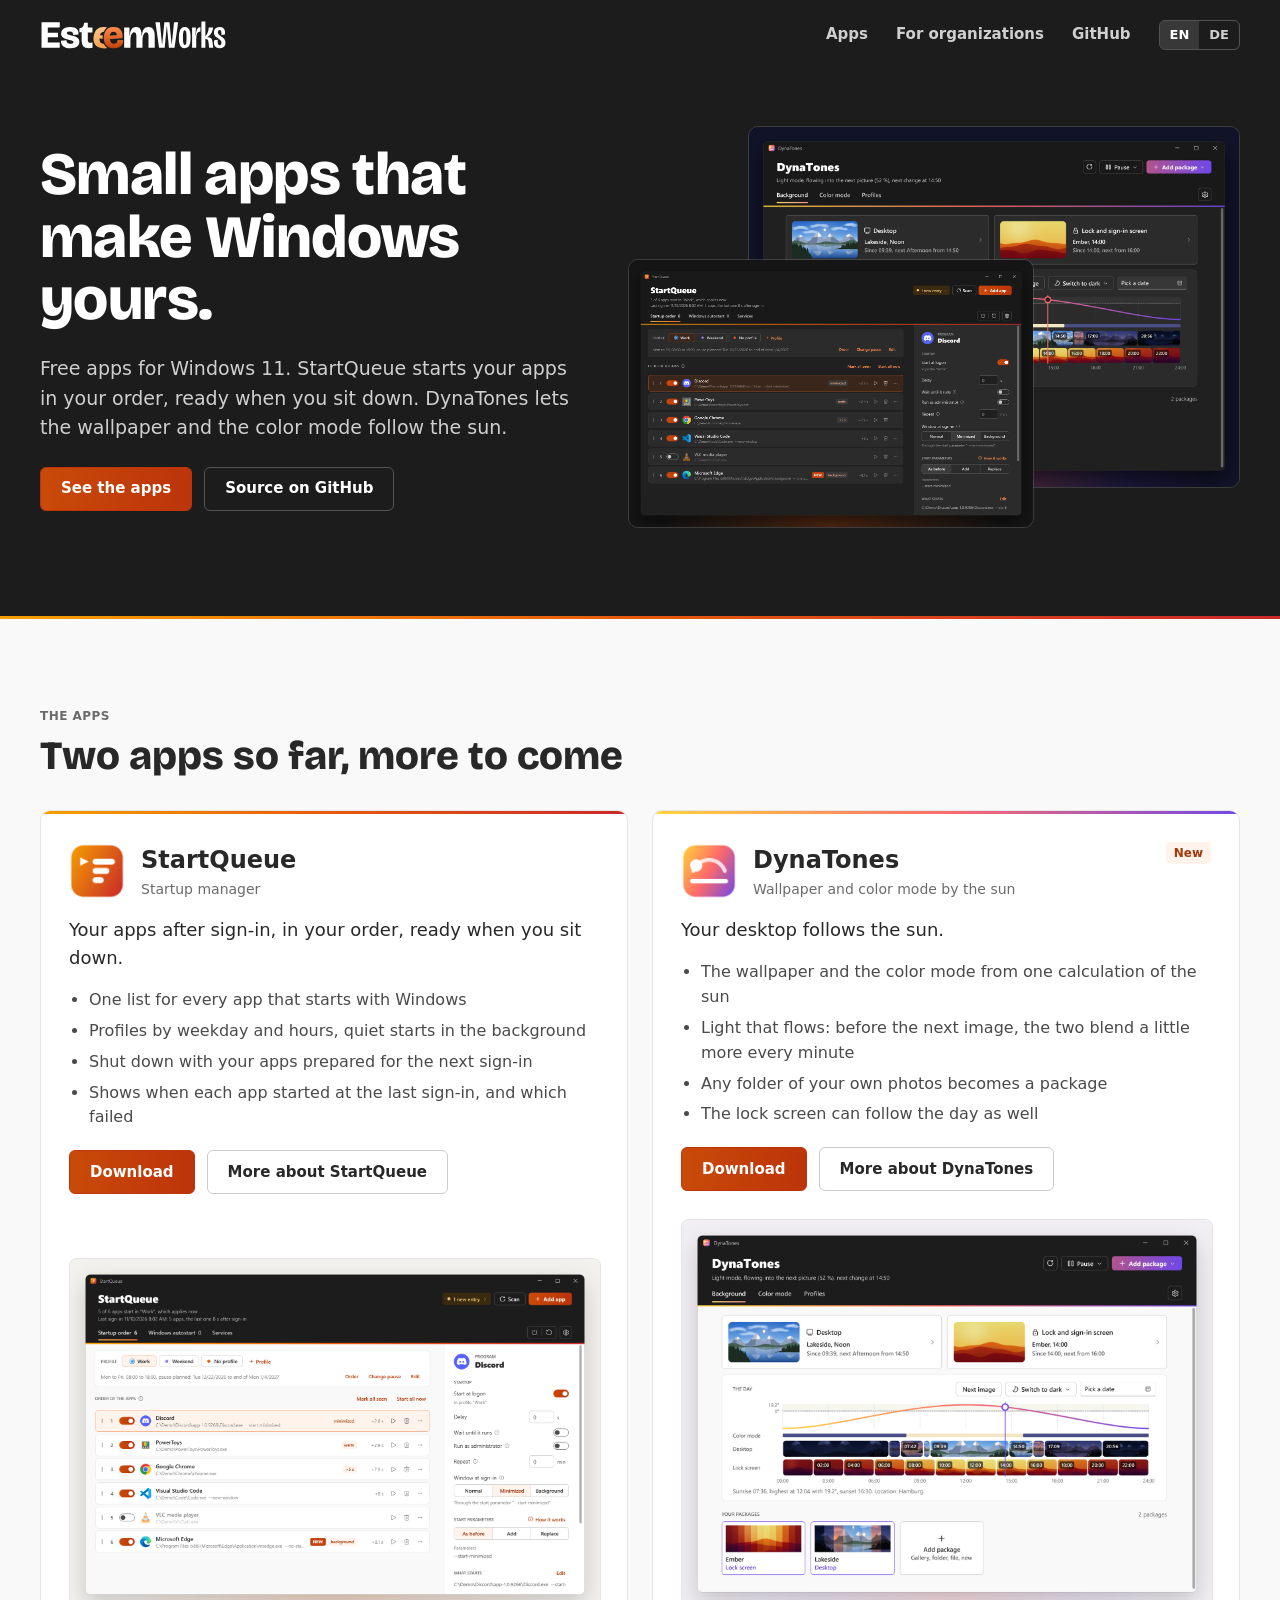
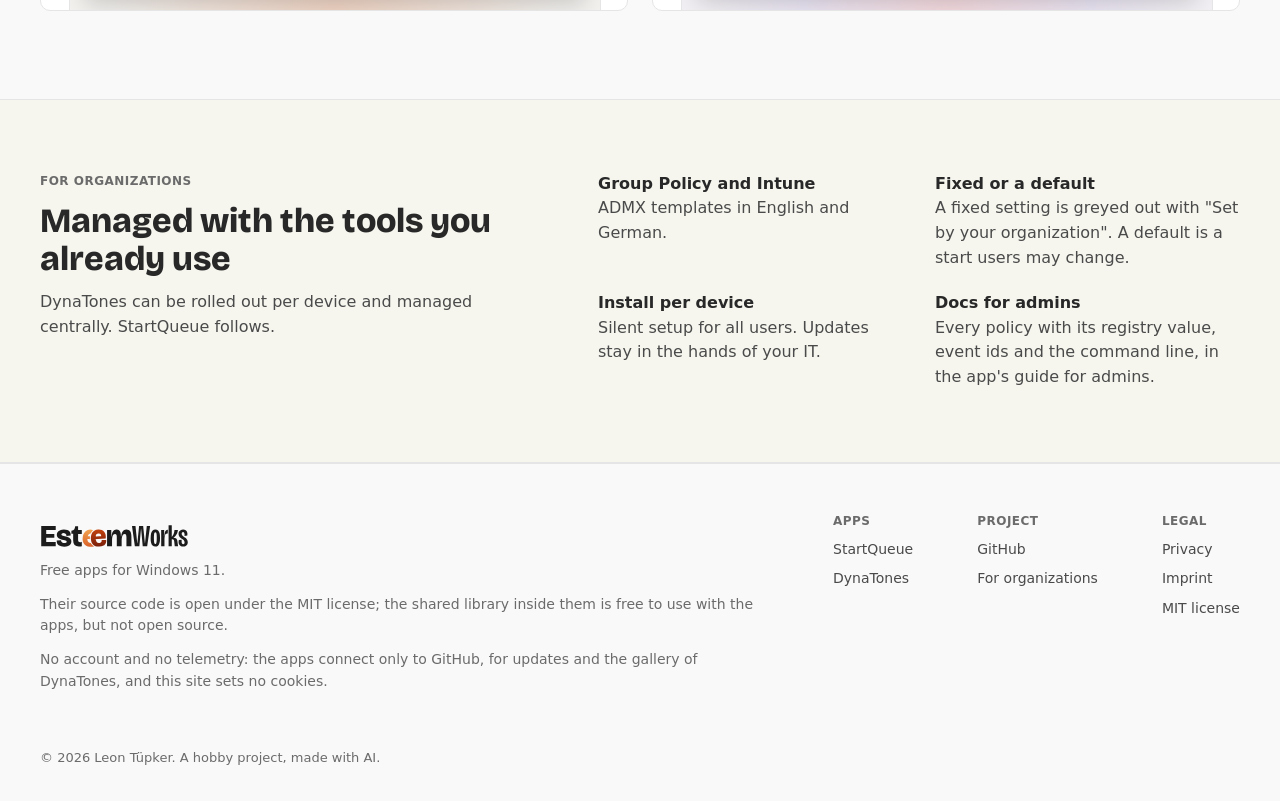
<file: index.html>
<!doctype html>
<html lang="en">
<head>
<meta charset="utf-8">
<meta name="viewport" content="width=device-width, initial-scale=1">
<meta name="color-scheme" content="light dark">
<title>EsteemWorks: small apps for Windows 11</title>
<meta name="description" content="Free apps for Windows 11. StartQueue starts your apps in your order, DynaTones lets the wallpaper and the color mode follow the sun.">
<link rel="icon" type="image/png" sizes="64x64" href="assets/img/favicon-64.png">
<link rel="apple-touch-icon" href="assets/img/apple-touch-icon.png">
<link rel="stylesheet" href="assets/site.css">
</head>
<body>
<div class="ew" style="background: var(--Bg); color: var(--Text2); font-family: 'Segoe UI', system-ui, sans-serif; font-size: 16px; line-height: 1.55; min-height: 100vh">

<header style="background: var(--HeroBg)">
<nav class="ew-nav" aria-label="Main" style="max-width: 1200px; margin: 0 auto; padding: 20px 24px; display: flex; flex-wrap: wrap; align-items: center; justify-content: space-between; gap: 16px 32px">
<a href="index.html" aria-label="EsteemWorks home" style="display: flex; align-items: center"><img src="assets/img/esteemworks-wordmark-ember-dark.svg" alt="EsteemWorks" width="187" height="30" style="height: 30px; width: auto; display: block"></a>
<div style="display: flex; flex-wrap: wrap; align-items: center; gap: 8px 28px; font-size: 15px; font-weight: 600">
<a href="#apps">Apps</a>
<a href="#organizations">For organizations</a>
<a href="https://github.com/esteemworks">GitHub</a>
<div role="group" aria-label="Language" style="display: inline-flex; border: 1px solid rgba(255,255,255,.24); border-radius: 6px; overflow: hidden; font-size: 13px">
<a href="index.html" hreflang="en" lang="en" aria-current="true" style="padding: 4px 10px; background: rgba(255,255,255,.12); color: #ffffff">EN</a>
<a href="de/index.html" hreflang="de" lang="de" style="padding: 4px 10px">DE</a>
</div>
</div>
</nav>

<section style="max-width: 1200px; margin: 0 auto; padding: 56px 24px 88px; display: flex; flex-wrap: wrap; align-items: center; gap: 56px">
<div style="flex: 1 1 440px; min-width: 0; display: flex; flex-direction: column; gap: 24px">
<h1 style="margin: 0; font-family: 'Bricolage Grotesque', system-ui, sans-serif; font-weight: 800; font-size: clamp(40px, 5vw, 60px); line-height: 1.04; letter-spacing: -0.01em; color: #ffffff">Small apps that make Windows yours.</h1>
<p style="margin: 0; font-size: 19px; line-height: 1.55; color: #cfcfcf; max-width: 34em">Free apps for Windows 11. StartQueue starts your apps in your order, ready when you sit down. DynaTones lets the wallpaper and the color mode follow the sun.</p>
<div style="display: flex; flex-wrap: wrap; gap: 12px">
<a class="ew-btn ew-btn-primary" href="#apps">See the apps</a>
<a class="ew-btn ew-btn-hero" href="https://github.com/esteemworks">Source on GitHub</a>
</div>
</div>
<div style="flex: 1 1 520px; min-width: 0; position: relative; padding-bottom: 40px">
<img src="assets/img/dynatones-dark.png" alt="DynaTones, the desktop and lock screen now and the sun over the day" width="1600" height="1176" style="display: block; width: 80%; height: auto; margin-left: auto; border-radius: 10px; border: 1px solid rgba(255,255,255,.14)">
<img src="assets/img/startqueue-dark.png" alt="StartQueue, the startup order with profiles" width="1600" height="1059" style="position: absolute; left: 0; bottom: 0; width: 66%; height: auto; border-radius: 10px; border: 1px solid rgba(255,255,255,.14)">
</div>
</section>
</header>
<div aria-hidden="true" style="height: 3px; background: linear-gradient(90deg, #f59f00, #e8590c, #c92a2a)"></div>

<main>
<section id="apps" style="max-width: 1200px; margin: 0 auto; padding: 88px 24px; display: flex; flex-direction: column; gap: 32px">
<div style="display: flex; flex-direction: column; gap: 8px">
<p style="margin: 0; font-size: 12px; font-weight: 600; letter-spacing: 0.04em; text-transform: uppercase; color: var(--Text4)">The apps</p>
<h2 style="margin: 0; font-family: 'Bricolage Grotesque', system-ui, sans-serif; font-weight: 800; font-size: 40px; line-height: 1.1; color: var(--Text1)">Two apps so far, more to come</h2>
</div>
<div style="display: grid; grid-template-columns: repeat(auto-fit, minmax(min(100%, 480px), 1fr)); gap: 24px">

<article style="background: var(--Surface); border: 1px solid var(--Line); border-radius: 10px; overflow: hidden; display: flex; flex-direction: column">
<div aria-hidden="true" style="height: 3px; background: linear-gradient(90deg, #f59f00, #e8590c, #c92a2a)"></div>
<div style="padding: 28px 28px 0; display: flex; flex-direction: column; gap: 16px; flex-grow: 1">
<div style="display: flex; align-items: center; gap: 16px">
<img src="assets/img/startqueue-icon.png" alt="" width="56" height="56" style="width: 56px; height: 56px">
<div>
<h3 style="margin: 0; font-size: 24px; font-weight: 700; color: var(--Text1)">StartQueue</h3>
<p style="margin: 0; font-size: 14px; color: var(--Text4)">Startup manager</p>
</div>
</div>
<p style="margin: 0; font-size: 18px; color: var(--Text1)">Your apps after sign-in, in your order, ready when you sit down.</p>
<ul style="margin: 0; padding-left: 20px; display: flex; flex-direction: column; gap: 6px; color: var(--Text3)">
<li>One list for every app that starts with Windows</li>
<li>Profiles by weekday and hours, quiet starts in the background</li>
<li>Shut down with your apps prepared for the next sign-in</li>
<li>Shows when each app started at the last sign-in, and which failed</li>
</ul>
<div style="display: flex; flex-wrap: wrap; gap: 12px; padding-top: 4px">
<a class="ew-btn ew-btn-primary" href="https://github.com/esteemworks/StartQueue/releases/latest">Download</a>
<a class="ew-btn ew-btn-secondary" href="startqueue/index.html">More about StartQueue</a>
</div>
</div>
<div style="padding: 28px 28px 0">
<picture><source media="(prefers-color-scheme: dark)" srcset="assets/img/startqueue-dark.png"><img src="assets/img/startqueue-light.png" alt="StartQueue, the startup order with profiles" width="1600" height="1059" style="display: block; width: 100%; height: auto; border-radius: 8px 8px 0 0; border: 1px solid var(--Line); border-bottom: 0"></picture>
</div>
</article>

<article style="background: var(--Surface); border: 1px solid var(--Line); border-radius: 10px; overflow: hidden; display: flex; flex-direction: column">
<div aria-hidden="true" style="height: 3px; background: linear-gradient(90deg, #ffd43b, #ff6b6b, #7048e8)"></div>
<div style="padding: 28px 28px 0; display: flex; flex-direction: column; gap: 16px; flex-grow: 1">
<div style="display: flex; align-items: center; gap: 16px">
<img src="assets/img/dynatones-icon.png" alt="" width="56" height="56" style="width: 56px; height: 56px">
<div style="flex-grow: 1">
<h3 style="margin: 0; font-size: 24px; font-weight: 700; color: var(--Text1)">DynaTones</h3>
<p style="margin: 0; font-size: 14px; color: var(--Text4)">Wallpaper and color mode by the sun</p>
</div>
<span style="align-self: flex-start; padding: 2px 8px; border-radius: 4px; background: var(--ChipBg); color: var(--ChipText); font-size: 12px; font-weight: 600">New</span>
</div>
<p style="margin: 0; font-size: 18px; color: var(--Text1)">Your desktop follows the sun.</p>
<ul style="margin: 0; padding-left: 20px; display: flex; flex-direction: column; gap: 6px; color: var(--Text3)">
<li>The wallpaper and the color mode from one calculation of the sun</li>
<li>Light that flows: before the next image, the two blend a little more every minute</li>
<li>Any folder of your own photos becomes a package</li>
<li>The lock screen can follow the day as well</li>
</ul>
<div style="display: flex; flex-wrap: wrap; gap: 12px; padding-top: 4px">
<a class="ew-btn ew-btn-primary" href="https://github.com/esteemworks/DynaTones/releases/latest">Download</a>
<a class="ew-btn ew-btn-secondary" href="dynatones/index.html">More about DynaTones</a>
</div>
</div>
<div style="padding: 28px 28px 0">
<picture><source media="(prefers-color-scheme: dark)" srcset="assets/img/dynatones-dark.png"><img src="assets/img/dynatones-light.png" alt="DynaTones, the desktop and lock screen now and the sun over the day" width="1600" height="1176" style="display: block; width: 100%; height: auto; border-radius: 8px 8px 0 0; border: 1px solid var(--Line); border-bottom: 0"></picture>
</div>
</article>

</div>
</section>

<section id="organizations" style="background: var(--Surface2); border-top: 1px solid var(--Line); border-bottom: 1px solid var(--Line)">
<div style="max-width: 1200px; margin: 0 auto; padding: 72px 24px; display: flex; flex-wrap: wrap; gap: 40px 56px; align-items: flex-start">
<div style="flex: 1 1 380px; min-width: 0; display: flex; flex-direction: column; gap: 12px">
<p style="margin: 0; font-size: 12px; font-weight: 600; letter-spacing: 0.04em; text-transform: uppercase; color: var(--Text4)">For organizations</p>
<h2 style="margin: 0; font-family: 'Bricolage Grotesque', system-ui, sans-serif; font-weight: 800; font-size: 34px; line-height: 1.12; color: var(--Text1)">Managed with the tools you already use</h2>
<p style="margin: 0; color: var(--Text3)">DynaTones can be rolled out per device and managed centrally. StartQueue follows.</p>
</div>
<ul style="flex: 1 1 520px; min-width: 0; margin: 0; padding: 0; list-style: none; display: grid; grid-template-columns: repeat(auto-fit, minmax(min(100%, 240px), 1fr)); gap: 20px 32px; color: var(--Text3)">
<li><strong style="display: block; color: var(--Text1); font-weight: 700">Group Policy and Intune</strong>ADMX templates in English and German.</li>
<li><strong style="display: block; color: var(--Text1); font-weight: 700">Fixed or a default</strong>A fixed setting is greyed out with "Set by your organization". A default is a start users may change.</li>
<li><strong style="display: block; color: var(--Text1); font-weight: 700">Install per device</strong>Silent setup for all users. Updates stay in the hands of your IT.</li>
<li><strong style="display: block; color: var(--Text1); font-weight: 700">Docs for admins</strong>Every policy with its registry value, event ids and the command line, in the app's guide for admins.</li>
</ul>
</div>
</section>

</main>


<footer class="ew-foot" style="background: var(--Footer); border-top: 1px solid var(--Line)">
<div style="max-width: 1200px; margin: 0 auto; padding: 48px 24px 40px; display: flex; flex-wrap: wrap; gap: 32px 64px; justify-content: space-between">
<div style="display: flex; flex-direction: column; gap: 12px; flex: 1 1 280px">
<picture><source media="(prefers-color-scheme: dark)" srcset="assets/img/esteemworks-wordmark-ember-dark.svg"><img src="assets/img/esteemworks-wordmark-ember-light.svg" alt="EsteemWorks" width="149" height="24" style="height: 24px; width: auto; display: block; align-self: flex-start"></picture>
<p style="margin: 0; font-size: 14px; color: var(--Text4)">Free apps for Windows 11.</p>
<p style="margin: 0; font-size: 14px; color: var(--Text4)">Their source code is open under the MIT license; the shared library inside them is free to use with the apps, but not open source.</p>
<p style="margin: 0; font-size: 14px; color: var(--Text4)">No account and no telemetry: the apps connect only to GitHub, for updates and the gallery of DynaTones, and this site sets no cookies.</p>
</div>
<div style="display: flex; flex-wrap: wrap; gap: 32px 64px; font-size: 14px">
<div style="display: flex; flex-direction: column; gap: 8px">
<p style="margin: 0; font-size: 12px; font-weight: 600; letter-spacing: 0.04em; text-transform: uppercase; color: var(--Text4)">Apps</p>
<a href="startqueue/index.html">StartQueue</a>
<a href="dynatones/index.html">DynaTones</a>
</div>
<div style="display: flex; flex-direction: column; gap: 8px">
<p style="margin: 0; font-size: 12px; font-weight: 600; letter-spacing: 0.04em; text-transform: uppercase; color: var(--Text4)">Project</p>
<a href="https://github.com/esteemworks">GitHub</a>
<a href="#organizations">For organizations</a>
</div>
<div style="display: flex; flex-direction: column; gap: 8px">
<p style="margin: 0; font-size: 12px; font-weight: 600; letter-spacing: 0.04em; text-transform: uppercase; color: var(--Text4)">Legal</p>
<a href="privacy/index.html">Privacy</a>
<a href="imprint/index.html">Imprint</a>
<a href="https://github.com/esteemworks/StartQueue/blob/main/LICENSE">MIT license</a>
</div>
</div>
</div>
<div style="max-width: 1200px; margin: 0 auto; padding: 16px 24px 32px; font-size: 13px; color: var(--Text4)">© 2026 Leon Tüpker. A hobby project, made with AI.</div>
</footer>

</div>
</body>
</html>
</file>
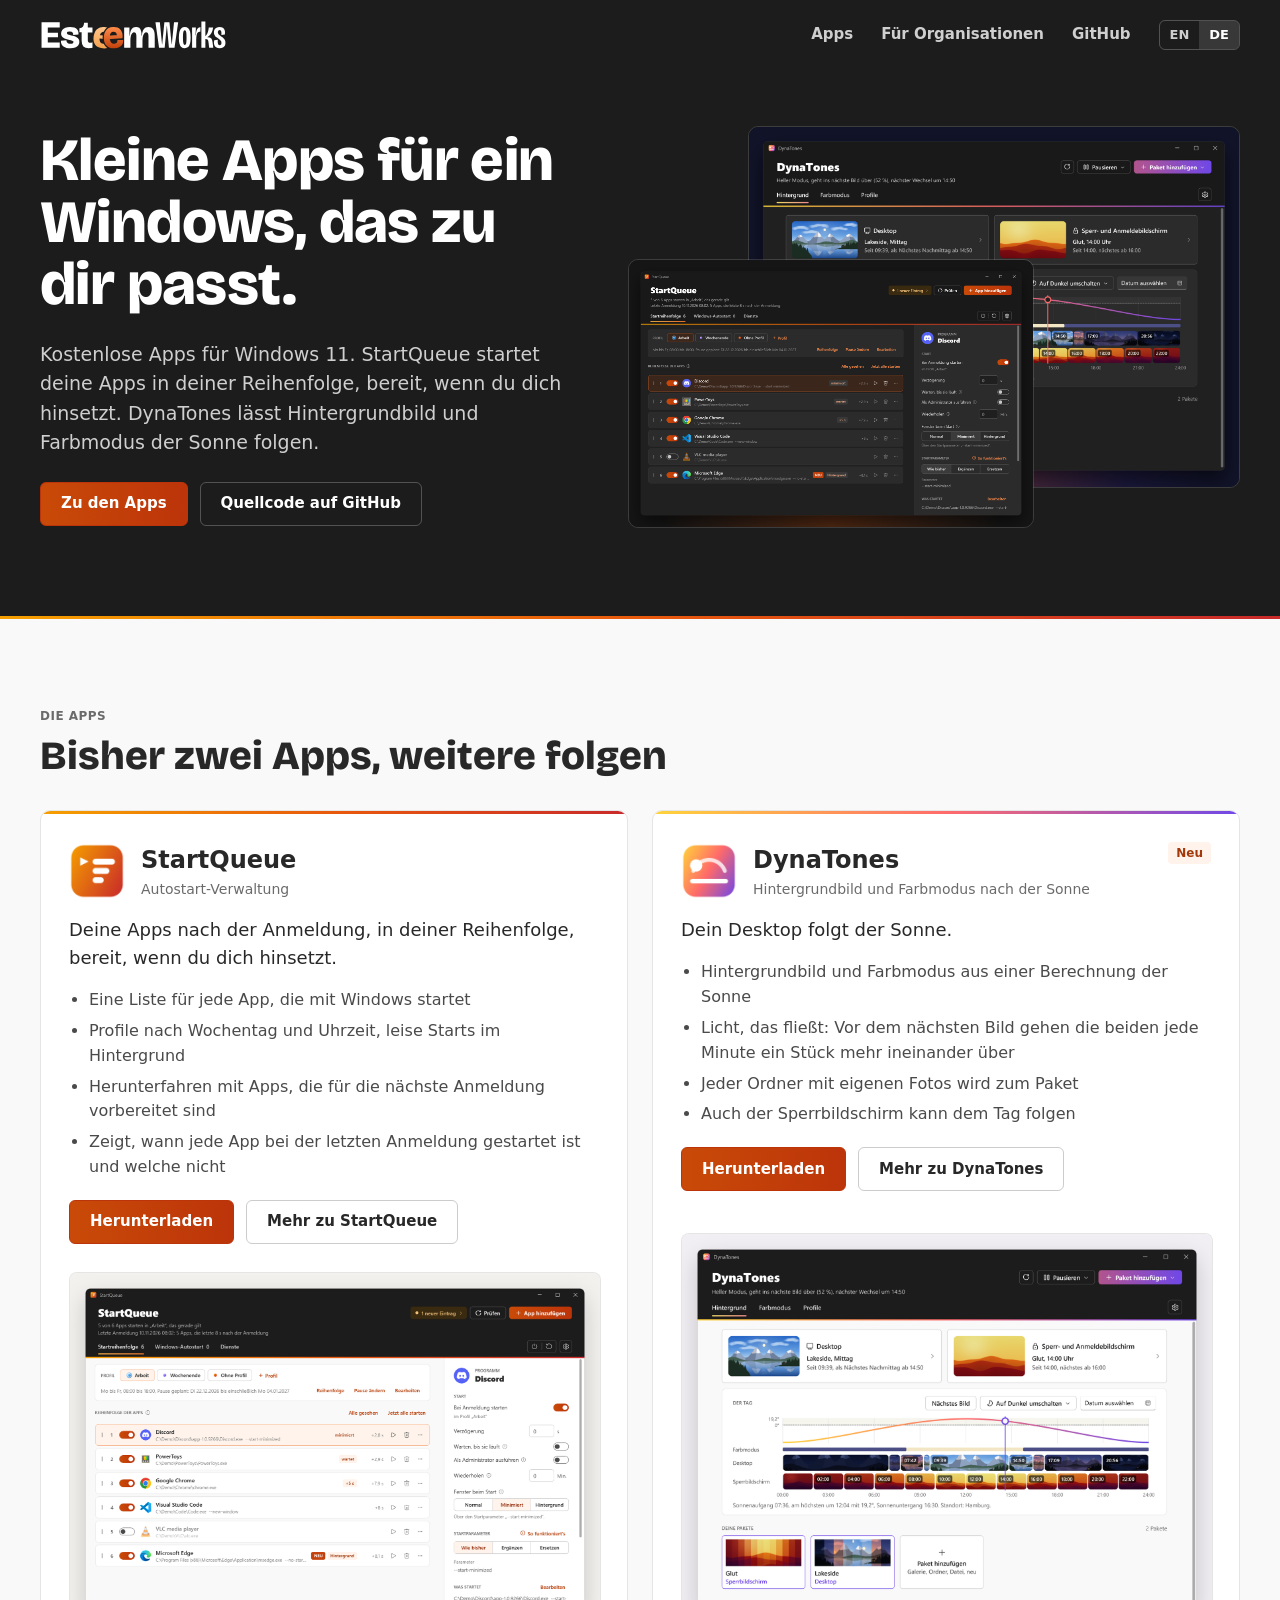
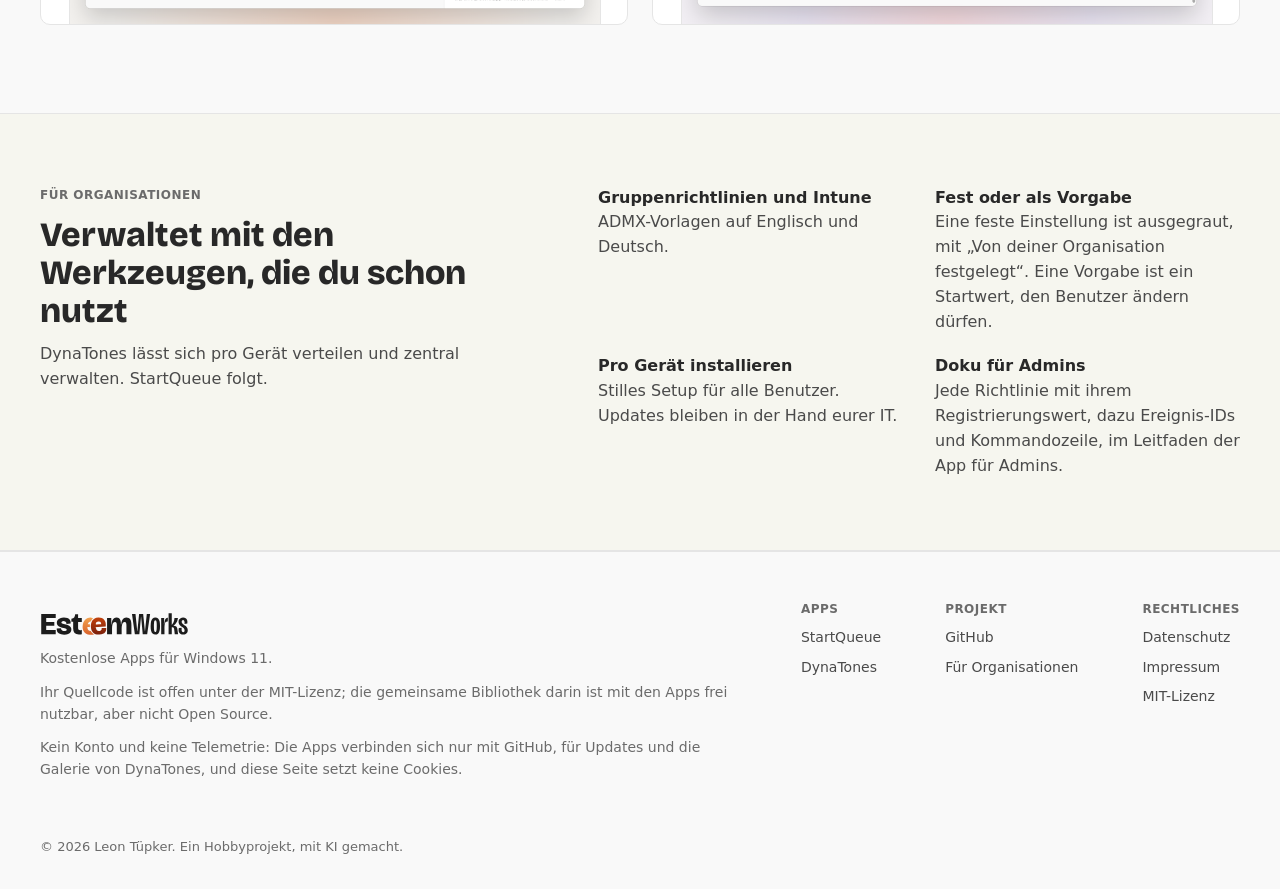
<file: de/index.html>
<!doctype html>
<html lang="de">
<head>
<meta charset="utf-8">
<meta name="viewport" content="width=device-width, initial-scale=1">
<meta name="color-scheme" content="light dark">
<title>EsteemWorks: kleine Apps für Windows 11</title>
<meta name="description" content="Kostenlose Apps für Windows 11. StartQueue startet deine Apps in deiner Reihenfolge, DynaTones lässt Hintergrundbild und Farbmodus der Sonne folgen.">
<link rel="icon" type="image/png" sizes="64x64" href="../assets/img/favicon-64.png">
<link rel="apple-touch-icon" href="../assets/img/apple-touch-icon.png">
<link rel="stylesheet" href="../assets/site.css">
</head>
<body>
<div class="ew" style="background: var(--Bg); color: var(--Text2); font-family: 'Segoe UI', system-ui, sans-serif; font-size: 16px; line-height: 1.55; min-height: 100vh">

<header style="background: var(--HeroBg)">
<nav class="ew-nav" aria-label="Hauptmenü" style="max-width: 1200px; margin: 0 auto; padding: 20px 24px; display: flex; flex-wrap: wrap; align-items: center; justify-content: space-between; gap: 16px 32px">
<a href="index.html" aria-label="EsteemWorks Startseite" style="display: flex; align-items: center"><img src="../assets/img/esteemworks-wordmark-ember-dark.svg" alt="EsteemWorks" width="187" height="30" style="height: 30px; width: auto; display: block"></a>
<div style="display: flex; flex-wrap: wrap; align-items: center; gap: 8px 28px; font-size: 15px; font-weight: 600">
<a href="#apps">Apps</a>
<a href="#organizations">Für Organisationen</a>
<a href="https://github.com/esteemworks">GitHub</a>
<div role="group" aria-label="Sprache" style="display: inline-flex; border: 1px solid rgba(255,255,255,.24); border-radius: 6px; overflow: hidden; font-size: 13px">
<a href="../index.html" hreflang="en" lang="en" style="padding: 4px 10px">EN</a>
<a href="index.html" hreflang="de" lang="de" aria-current="true" style="padding: 4px 10px; background: rgba(255,255,255,.12); color: #ffffff">DE</a>
</div>
</div>
</nav>

<section style="max-width: 1200px; margin: 0 auto; padding: 56px 24px 88px; display: flex; flex-wrap: wrap; align-items: center; gap: 56px">
<div style="flex: 1 1 440px; min-width: 0; display: flex; flex-direction: column; gap: 24px">
<h1 style="margin: 0; font-family: 'Bricolage Grotesque', system-ui, sans-serif; font-weight: 800; font-size: clamp(40px, 5vw, 60px); line-height: 1.04; letter-spacing: -0.01em; color: #ffffff">Kleine Apps für ein Windows, das zu dir passt.</h1>
<p style="margin: 0; font-size: 19px; line-height: 1.55; color: #cfcfcf; max-width: 34em">Kostenlose Apps für Windows 11. StartQueue startet deine Apps in deiner Reihenfolge, bereit, wenn du dich hinsetzt. DynaTones lässt Hintergrundbild und Farbmodus der Sonne folgen.</p>
<div style="display: flex; flex-wrap: wrap; gap: 12px">
<a class="ew-btn ew-btn-primary" href="#apps">Zu den Apps</a>
<a class="ew-btn ew-btn-hero" href="https://github.com/esteemworks">Quellcode auf GitHub</a>
</div>
</div>
<div style="flex: 1 1 520px; min-width: 0; position: relative; padding-bottom: 40px">
<img src="../assets/img/dynatones-dark-de.png" alt="DynaTones, Desktop und Sperrbildschirm jetzt und die Sonne über den Tag" width="1600" height="1176" style="display: block; width: 80%; height: auto; margin-left: auto; border-radius: 10px; border: 1px solid rgba(255,255,255,.14)">
<img src="../assets/img/startqueue-dark-de.png" alt="StartQueue, die Startreihenfolge mit Profilen" width="1600" height="1059" style="position: absolute; left: 0; bottom: 0; width: 66%; height: auto; border-radius: 10px; border: 1px solid rgba(255,255,255,.14)">
</div>
</section>
</header>
<div aria-hidden="true" style="height: 3px; background: linear-gradient(90deg, #f59f00, #e8590c, #c92a2a)"></div>

<main>
<section id="apps" style="max-width: 1200px; margin: 0 auto; padding: 88px 24px; display: flex; flex-direction: column; gap: 32px">
<div style="display: flex; flex-direction: column; gap: 8px">
<p style="margin: 0; font-size: 12px; font-weight: 600; letter-spacing: 0.04em; text-transform: uppercase; color: var(--Text4)">Die Apps</p>
<h2 style="margin: 0; font-family: 'Bricolage Grotesque', system-ui, sans-serif; font-weight: 800; font-size: 40px; line-height: 1.1; color: var(--Text1)">Bisher zwei Apps, weitere folgen</h2>
</div>
<div style="display: grid; grid-template-columns: repeat(auto-fit, minmax(min(100%, 480px), 1fr)); gap: 24px">

<article style="background: var(--Surface); border: 1px solid var(--Line); border-radius: 10px; overflow: hidden; display: flex; flex-direction: column">
<div aria-hidden="true" style="height: 3px; background: linear-gradient(90deg, #f59f00, #e8590c, #c92a2a)"></div>
<div style="padding: 28px 28px 0; display: flex; flex-direction: column; gap: 16px; flex-grow: 1">
<div style="display: flex; align-items: center; gap: 16px">
<img src="../assets/img/startqueue-icon.png" alt="" width="56" height="56" style="width: 56px; height: 56px">
<div>
<h3 style="margin: 0; font-size: 24px; font-weight: 700; color: var(--Text1)">StartQueue</h3>
<p style="margin: 0; font-size: 14px; color: var(--Text4)">Autostart-Verwaltung</p>
</div>
</div>
<p style="margin: 0; font-size: 18px; color: var(--Text1)">Deine Apps nach der Anmeldung, in deiner Reihenfolge, bereit, wenn du dich hinsetzt.</p>
<ul style="margin: 0; padding-left: 20px; display: flex; flex-direction: column; gap: 6px; color: var(--Text3)">
<li>Eine Liste für jede App, die mit Windows startet</li>
<li>Profile nach Wochentag und Uhrzeit, leise Starts im Hintergrund</li>
<li>Herunterfahren mit Apps, die für die nächste Anmeldung vorbereitet sind</li>
<li>Zeigt, wann jede App bei der letzten Anmeldung gestartet ist und welche nicht</li>
</ul>
<div style="display: flex; flex-wrap: wrap; gap: 12px; padding-top: 4px">
<a class="ew-btn ew-btn-primary" href="https://github.com/esteemworks/StartQueue/releases/latest">Herunterladen</a>
<a class="ew-btn ew-btn-secondary" href="startqueue/index.html">Mehr zu StartQueue</a>
</div>
</div>
<div style="padding: 28px 28px 0">
<picture><source media="(prefers-color-scheme: dark)" srcset="../assets/img/startqueue-dark-de.png"><img src="../assets/img/startqueue-light-de.png" alt="StartQueue, die Startreihenfolge mit Profilen" width="1600" height="1059" style="display: block; width: 100%; height: auto; border-radius: 8px 8px 0 0; border: 1px solid var(--Line); border-bottom: 0"></picture>
</div>
</article>

<article style="background: var(--Surface); border: 1px solid var(--Line); border-radius: 10px; overflow: hidden; display: flex; flex-direction: column">
<div aria-hidden="true" style="height: 3px; background: linear-gradient(90deg, #ffd43b, #ff6b6b, #7048e8)"></div>
<div style="padding: 28px 28px 0; display: flex; flex-direction: column; gap: 16px; flex-grow: 1">
<div style="display: flex; align-items: center; gap: 16px">
<img src="../assets/img/dynatones-icon.png" alt="" width="56" height="56" style="width: 56px; height: 56px">
<div style="flex-grow: 1">
<h3 style="margin: 0; font-size: 24px; font-weight: 700; color: var(--Text1)">DynaTones</h3>
<p style="margin: 0; font-size: 14px; color: var(--Text4)">Hintergrundbild und Farbmodus nach der Sonne</p>
</div>
<span style="align-self: flex-start; padding: 2px 8px; border-radius: 4px; background: var(--ChipBg); color: var(--ChipText); font-size: 12px; font-weight: 600">Neu</span>
</div>
<p style="margin: 0; font-size: 18px; color: var(--Text1)">Dein Desktop folgt der Sonne.</p>
<ul style="margin: 0; padding-left: 20px; display: flex; flex-direction: column; gap: 6px; color: var(--Text3)">
<li>Hintergrundbild und Farbmodus aus einer Berechnung der Sonne</li>
<li>Licht, das fließt: Vor dem nächsten Bild gehen die beiden jede Minute ein Stück mehr ineinander über</li>
<li>Jeder Ordner mit eigenen Fotos wird zum Paket</li>
<li>Auch der Sperrbildschirm kann dem Tag folgen</li>
</ul>
<div style="display: flex; flex-wrap: wrap; gap: 12px; padding-top: 4px">
<a class="ew-btn ew-btn-primary" href="https://github.com/esteemworks/DynaTones/releases/latest">Herunterladen</a>
<a class="ew-btn ew-btn-secondary" href="dynatones/index.html">Mehr zu DynaTones</a>
</div>
</div>
<div style="padding: 28px 28px 0">
<picture><source media="(prefers-color-scheme: dark)" srcset="../assets/img/dynatones-dark-de.png"><img src="../assets/img/dynatones-light-de.png" alt="DynaTones, Desktop und Sperrbildschirm jetzt und die Sonne über den Tag" width="1600" height="1176" style="display: block; width: 100%; height: auto; border-radius: 8px 8px 0 0; border: 1px solid var(--Line); border-bottom: 0"></picture>
</div>
</article>

</div>
</section>

<section id="organizations" style="background: var(--Surface2); border-top: 1px solid var(--Line); border-bottom: 1px solid var(--Line)">
<div style="max-width: 1200px; margin: 0 auto; padding: 72px 24px; display: flex; flex-wrap: wrap; gap: 40px 56px; align-items: flex-start">
<div style="flex: 1 1 380px; min-width: 0; display: flex; flex-direction: column; gap: 12px">
<p style="margin: 0; font-size: 12px; font-weight: 600; letter-spacing: 0.04em; text-transform: uppercase; color: var(--Text4)">Für Organisationen</p>
<h2 style="margin: 0; font-family: 'Bricolage Grotesque', system-ui, sans-serif; font-weight: 800; font-size: 34px; line-height: 1.12; color: var(--Text1)">Verwaltet mit den Werkzeugen, die du schon nutzt</h2>
<p style="margin: 0; color: var(--Text3)">DynaTones lässt sich pro Gerät verteilen und zentral verwalten. StartQueue folgt.</p>
</div>
<ul style="flex: 1 1 520px; min-width: 0; margin: 0; padding: 0; list-style: none; display: grid; grid-template-columns: repeat(auto-fit, minmax(min(100%, 240px), 1fr)); gap: 20px 32px; color: var(--Text3)">
<li><strong style="display: block; color: var(--Text1); font-weight: 700">Gruppenrichtlinien und Intune</strong>ADMX-Vorlagen auf Englisch und Deutsch.</li>
<li><strong style="display: block; color: var(--Text1); font-weight: 700">Fest oder als Vorgabe</strong>Eine feste Einstellung ist ausgegraut, mit „Von deiner Organisation festgelegt“. Eine Vorgabe ist ein Startwert, den Benutzer ändern dürfen.</li>
<li><strong style="display: block; color: var(--Text1); font-weight: 700">Pro Gerät installieren</strong>Stilles Setup für alle Benutzer. Updates bleiben in der Hand eurer IT.</li>
<li><strong style="display: block; color: var(--Text1); font-weight: 700">Doku für Admins</strong>Jede Richtlinie mit ihrem Registrierungswert, dazu Ereignis-IDs und Kommandozeile, im Leitfaden der App für Admins.</li>
</ul>
</div>
</section>

</main>


<footer class="ew-foot" style="background: var(--Footer); border-top: 1px solid var(--Line)">
<div style="max-width: 1200px; margin: 0 auto; padding: 48px 24px 40px; display: flex; flex-wrap: wrap; gap: 32px 64px; justify-content: space-between">
<div style="display: flex; flex-direction: column; gap: 12px; flex: 1 1 280px">
<picture><source media="(prefers-color-scheme: dark)" srcset="../assets/img/esteemworks-wordmark-ember-dark.svg"><img src="../assets/img/esteemworks-wordmark-ember-light.svg" alt="EsteemWorks" width="149" height="24" style="height: 24px; width: auto; display: block; align-self: flex-start"></picture>
<p style="margin: 0; font-size: 14px; color: var(--Text4)">Kostenlose Apps für Windows 11.</p>
<p style="margin: 0; font-size: 14px; color: var(--Text4)">Ihr Quellcode ist offen unter der MIT-Lizenz; die gemeinsame Bibliothek darin ist mit den Apps frei nutzbar, aber nicht Open Source.</p>
<p style="margin: 0; font-size: 14px; color: var(--Text4)">Kein Konto und keine Telemetrie: Die Apps verbinden sich nur mit GitHub, für Updates und die Galerie von DynaTones, und diese Seite setzt keine Cookies.</p>
</div>
<div style="display: flex; flex-wrap: wrap; gap: 32px 64px; font-size: 14px">
<div style="display: flex; flex-direction: column; gap: 8px">
<p style="margin: 0; font-size: 12px; font-weight: 600; letter-spacing: 0.04em; text-transform: uppercase; color: var(--Text4)">Apps</p>
<a href="startqueue/index.html">StartQueue</a>
<a href="dynatones/index.html">DynaTones</a>
</div>
<div style="display: flex; flex-direction: column; gap: 8px">
<p style="margin: 0; font-size: 12px; font-weight: 600; letter-spacing: 0.04em; text-transform: uppercase; color: var(--Text4)">Projekt</p>
<a href="https://github.com/esteemworks">GitHub</a>
<a href="#organizations">Für Organisationen</a>
</div>
<div style="display: flex; flex-direction: column; gap: 8px">
<p style="margin: 0; font-size: 12px; font-weight: 600; letter-spacing: 0.04em; text-transform: uppercase; color: var(--Text4)">Rechtliches</p>
<a href="datenschutz/index.html">Datenschutz</a>
<a href="impressum/index.html">Impressum</a>
<a href="https://github.com/esteemworks/StartQueue/blob/main/LICENSE">MIT-Lizenz</a>
</div>
</div>
</div>
<div style="max-width: 1200px; margin: 0 auto; padding: 16px 24px 32px; font-size: 13px; color: var(--Text4)">© 2026 Leon Tüpker. Ein Hobbyprojekt, mit KI gemacht.</div>
</footer>

</div>
</body>
</html>
</file>
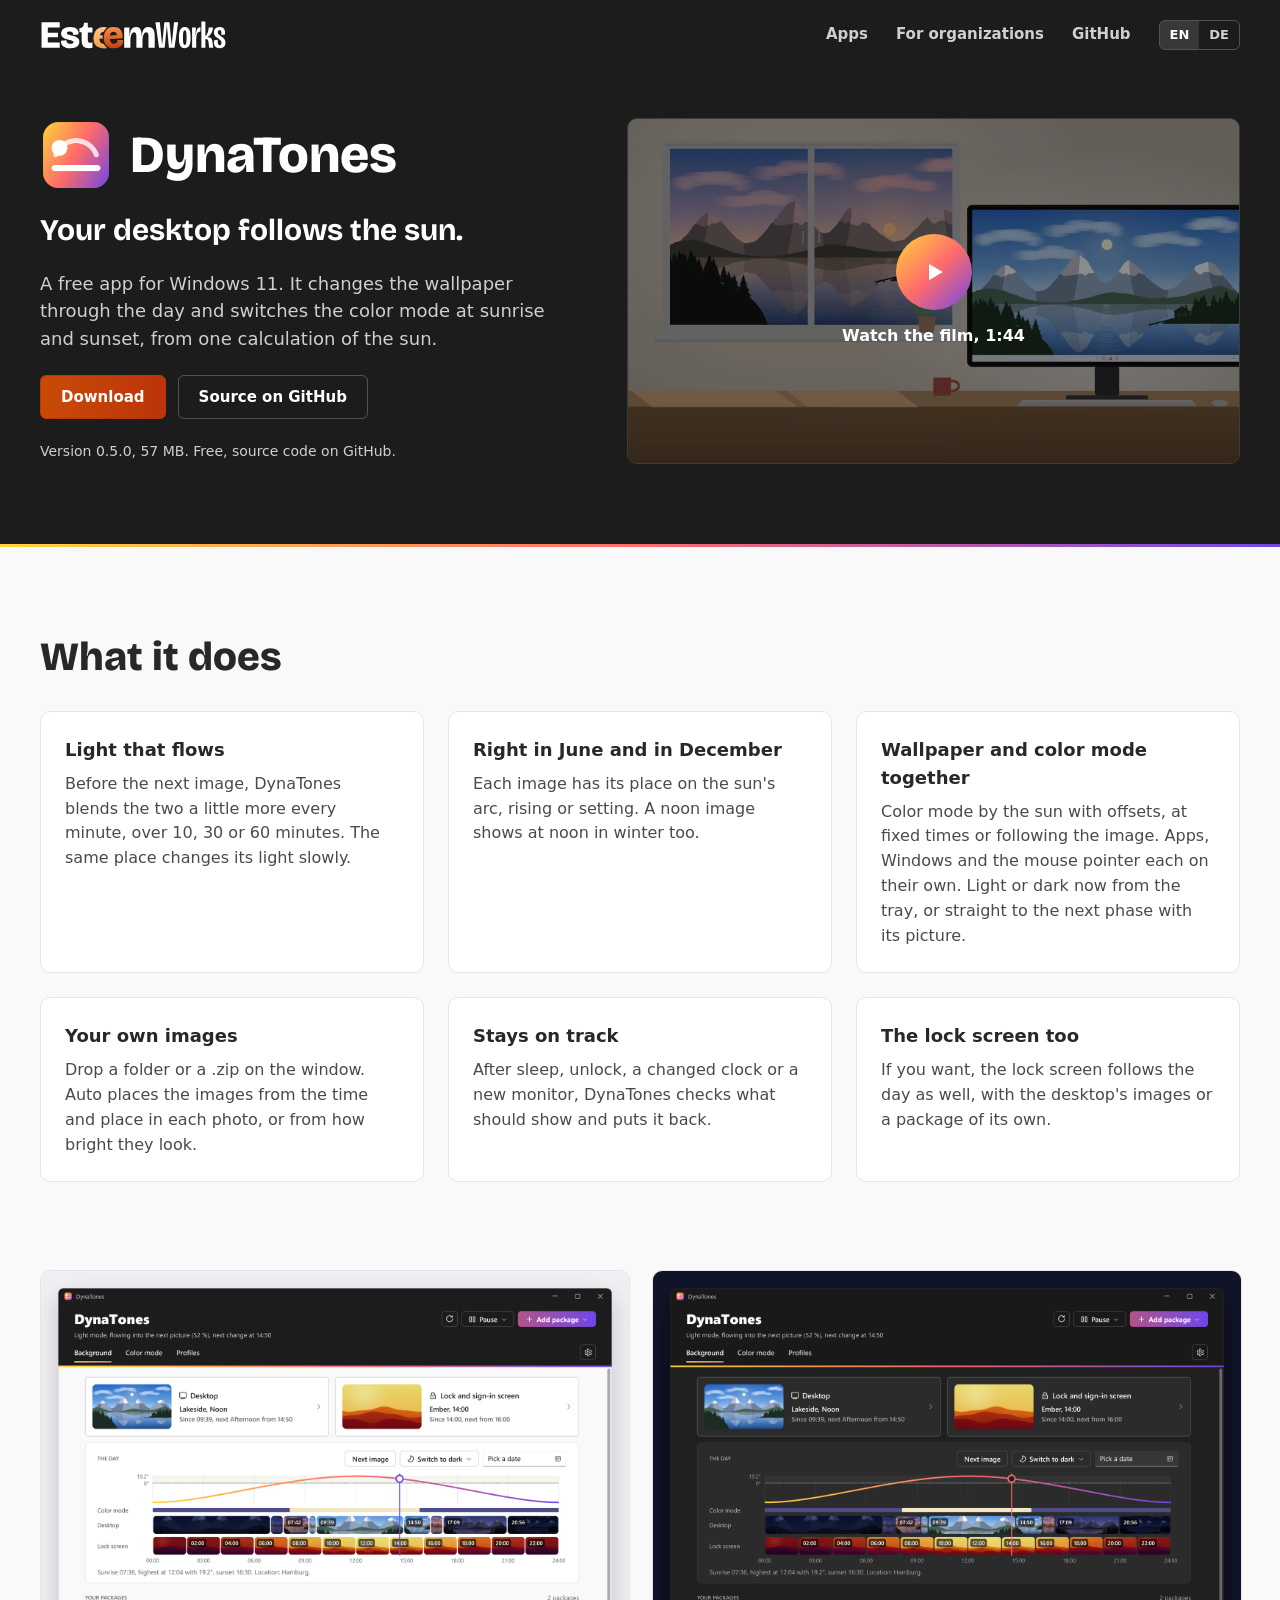
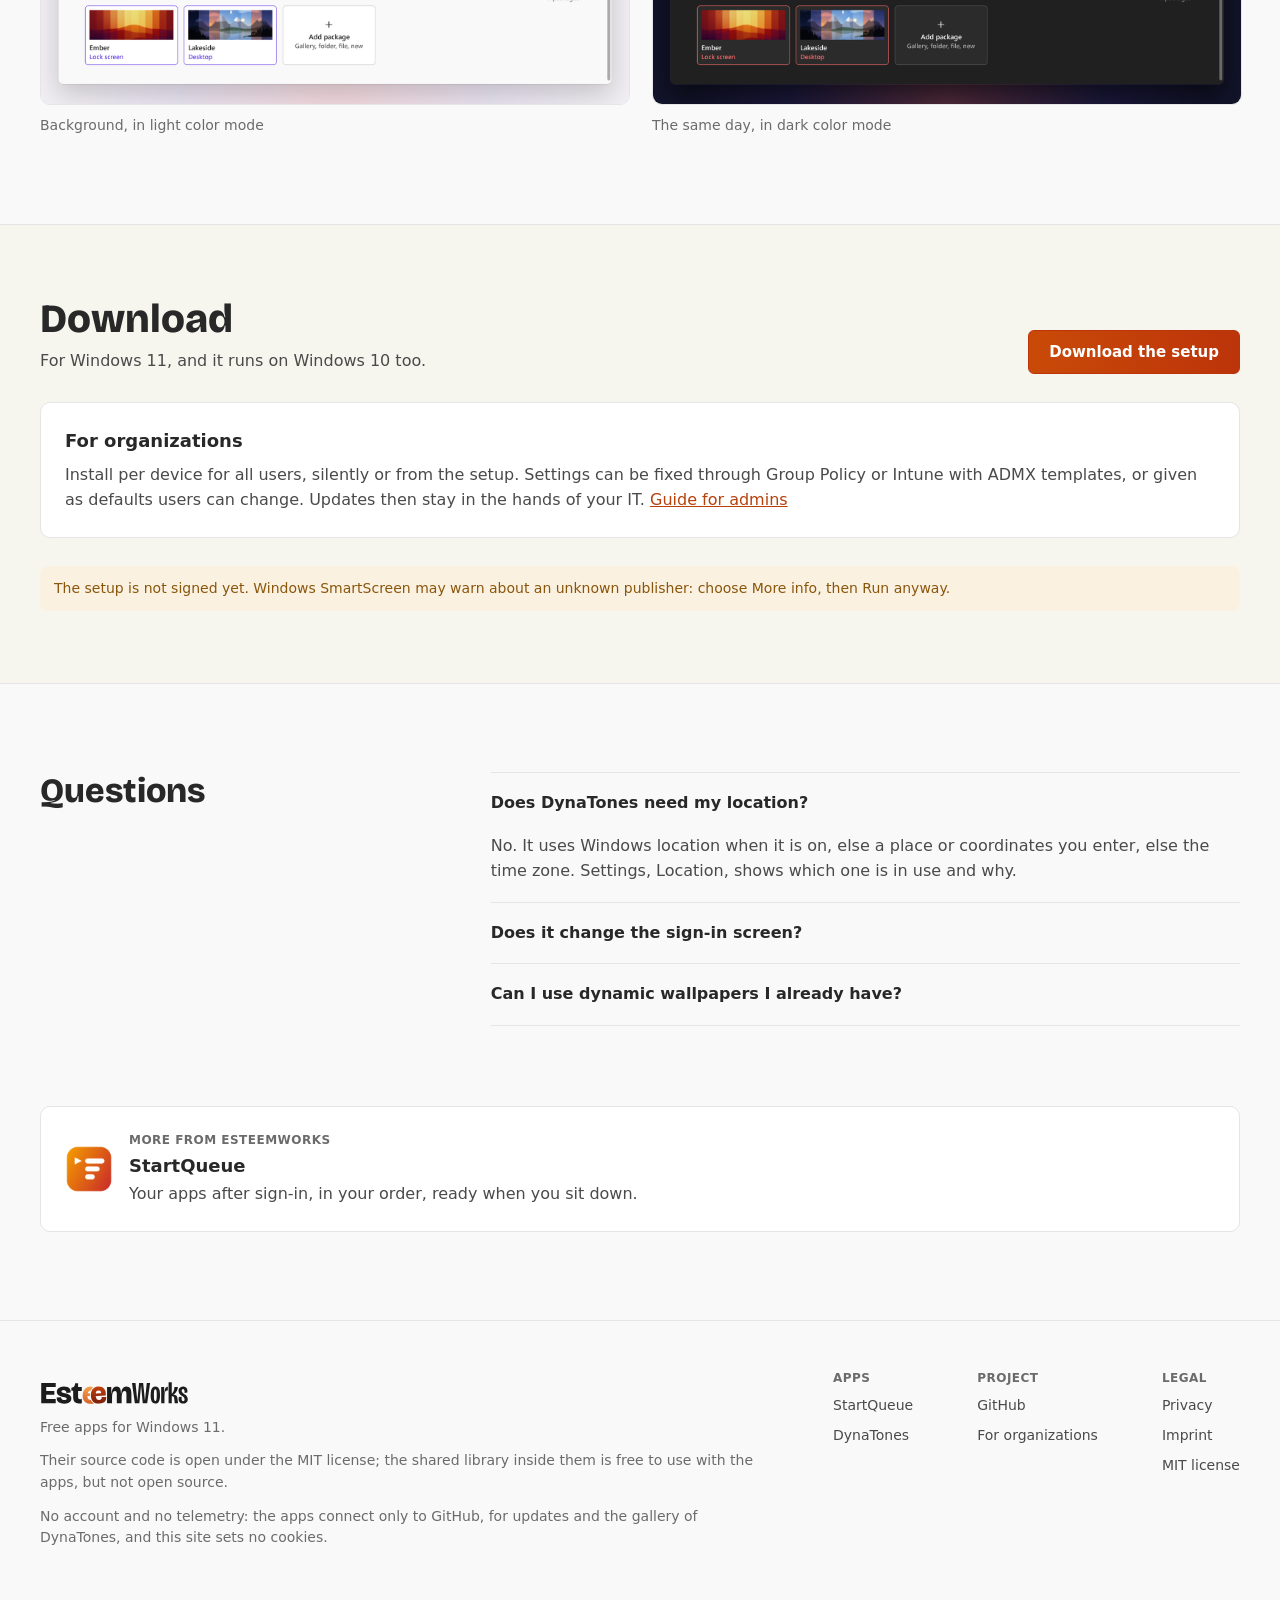
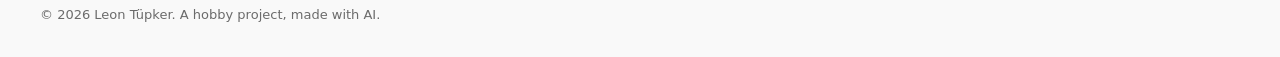
<file: dynatones/index.html>
<!doctype html>
<html lang="en">
<head>
<meta charset="utf-8">
<meta name="viewport" content="width=device-width, initial-scale=1">
<meta name="color-scheme" content="light dark">
<title>DynaTones: wallpaper and color mode by the sun | EsteemWorks</title>
<meta name="description" content="A free app for Windows 11. It changes the wallpaper through the day and switches the color mode at sunrise and sunset, from one calculation of the sun.">
<link rel="icon" type="image/png" sizes="64x64" href="../assets/img/favicon-64.png">
<link rel="apple-touch-icon" href="../assets/img/apple-touch-icon.png">
<link rel="stylesheet" href="../assets/site.css">
</head>
<body>
<div class="ew" style="background: var(--Bg); color: var(--Text2); font-family: 'Segoe UI', system-ui, sans-serif; font-size: 16px; line-height: 1.55; min-height: 100vh">

<header style="background: var(--HeroBg)">
<nav class="ew-nav" aria-label="Main" style="max-width: 1200px; margin: 0 auto; padding: 20px 24px; display: flex; flex-wrap: wrap; align-items: center; justify-content: space-between; gap: 16px 32px">
<a href="../index.html" aria-label="EsteemWorks home" style="display: flex; align-items: center"><img src="../assets/img/esteemworks-wordmark-ember-dark.svg" alt="EsteemWorks" width="187" height="30" style="height: 30px; width: auto; display: block"></a>
<div style="display: flex; flex-wrap: wrap; align-items: center; gap: 8px 28px; font-size: 15px; font-weight: 600">
<a href="../index.html#apps">Apps</a>
<a href="../index.html#organizations">For organizations</a>
<a href="https://github.com/esteemworks">GitHub</a>
<div role="group" aria-label="Language" style="display: inline-flex; border: 1px solid rgba(255,255,255,.24); border-radius: 6px; overflow: hidden; font-size: 13px">
<a href="index.html" hreflang="en" lang="en" aria-current="true" style="padding: 4px 10px; background: rgba(255,255,255,.12); color: #ffffff">EN</a>
<a href="../de/dynatones/index.html" hreflang="de" lang="de" style="padding: 4px 10px">DE</a>
</div>
</div>
</nav>

<section style="max-width: 1200px; margin: 0 auto; padding: 48px 24px 80px; display: flex; flex-wrap: wrap; align-items: center; gap: 48px 56px">
<div style="flex: 1 1 440px; min-width: 0; display: flex; flex-direction: column; gap: 22px">
<div style="display: flex; align-items: center; gap: 18px">
<img src="../assets/img/dynatones-icon.png" alt="" width="72" height="72" style="width: 72px; height: 72px">
<h1 style="margin: 0; font-family: 'Bricolage Grotesque', system-ui, sans-serif; font-weight: 800; font-size: clamp(38px, 4.4vw, 52px); line-height: 1; color: #ffffff">DynaTones</h1>
</div>
<p style="margin: 0; font-family: 'Bricolage Grotesque', system-ui, sans-serif; font-weight: 700; font-size: 30px; line-height: 1.15; color: #ffffff">Your desktop follows the sun.</p>
<p style="margin: 0; font-size: 18px; color: #cfcfcf; max-width: 32em">A free app for Windows 11. It changes the wallpaper through the day and switches the color mode at sunrise and sunset, from one calculation of the sun.</p>
<div style="display: flex; flex-wrap: wrap; gap: 12px">
<a class="ew-btn ew-btn-primary" href="#download">Download</a>
<a class="ew-btn ew-btn-hero" href="https://github.com/esteemworks/DynaTones">Source on GitHub</a>
</div>
<p style="margin: 0; font-size: 14px; color: #cfcfcf">Version 0.5.0, 57 MB. Free, source code on GitHub.</p>
</div>
<a class="ew-play" href="../assets/video/dynatones-film.mp4" data-video="DynaTones film" style="flex: 1 1 520px; min-width: 0; position: relative; display: block; border-radius: 10px; overflow: hidden; border: 1px solid rgba(255,255,255,.14); text-decoration: none">
<img src="../assets/video/dynatones-film.jpg" alt="" width="1920" height="1080" style="display: block; width: 100%; height: auto">
<span style="position: absolute; inset: 0; background: rgba(0,0,0,.42); display: flex; flex-direction: column; align-items: center; justify-content: center; gap: 14px">
<span class="ew-play-dot" style="width: 76px; height: 76px; border-radius: 50%; background: linear-gradient(135deg, #ffd43b, #ff6b6b, #7048e8); display: flex; align-items: center; justify-content: center; transition: transform .15s">
<svg aria-hidden="true" width="30" height="30" viewBox="0 0 24 24" fill="#ffffff"><path d="M8 5.5v13l11-6.5z"></path></svg>
</span>
<span style="font-size: 16px; font-weight: 600; color: #ffffff">Watch the film, 1:44</span>
</span>
</a>
</section>
</header>
<div aria-hidden="true" style="height: 3px; background: linear-gradient(90deg, #ffd43b, #ff6b6b, #7048e8)"></div>

<main>
<section style="max-width: 1200px; margin: 0 auto; padding: 88px 24px 40px; display: flex; flex-direction: column; gap: 32px">
<h2 style="margin: 0; font-family: 'Bricolage Grotesque', system-ui, sans-serif; font-weight: 800; font-size: 40px; line-height: 1.1; color: var(--Text1)">What it does</h2>
<div style="display: grid; grid-template-columns: repeat(auto-fit, minmax(min(100%, 330px), 1fr)); gap: 24px">
<div style="background: var(--Surface); border: 1px solid var(--Line); border-radius: 10px; padding: 24px; display: flex; flex-direction: column; gap: 8px">
<h3 style="margin: 0; font-size: 18px; font-weight: 700; color: var(--Text1)">Light that flows</h3>
<p style="margin: 0; color: var(--Text3)">Before the next image, DynaTones blends the two a little more every minute, over 10, 30 or 60 minutes. The same place changes its light slowly.</p>
</div>
<div style="background: var(--Surface); border: 1px solid var(--Line); border-radius: 10px; padding: 24px; display: flex; flex-direction: column; gap: 8px">
<h3 style="margin: 0; font-size: 18px; font-weight: 700; color: var(--Text1)">Right in June and in December</h3>
<p style="margin: 0; color: var(--Text3)">Each image has its place on the sun's arc, rising or setting. A noon image shows at noon in winter too.</p>
</div>
<div style="background: var(--Surface); border: 1px solid var(--Line); border-radius: 10px; padding: 24px; display: flex; flex-direction: column; gap: 8px">
<h3 style="margin: 0; font-size: 18px; font-weight: 700; color: var(--Text1)">Wallpaper and color mode together</h3>
<p style="margin: 0; color: var(--Text3)">Color mode by the sun with offsets, at fixed times or following the image. Apps, Windows and the mouse pointer each on their own. Light or dark now from the tray, or straight to the next phase with its picture.</p>
</div>
<div style="background: var(--Surface); border: 1px solid var(--Line); border-radius: 10px; padding: 24px; display: flex; flex-direction: column; gap: 8px">
<h3 style="margin: 0; font-size: 18px; font-weight: 700; color: var(--Text1)">Your own images</h3>
<p style="margin: 0; color: var(--Text3)">Drop a folder or a .zip on the window. Auto places the images from the time and place in each photo, or from how bright they look.</p>
</div>
<div style="background: var(--Surface); border: 1px solid var(--Line); border-radius: 10px; padding: 24px; display: flex; flex-direction: column; gap: 8px">
<h3 style="margin: 0; font-size: 18px; font-weight: 700; color: var(--Text1)">Stays on track</h3>
<p style="margin: 0; color: var(--Text3)">After sleep, unlock, a changed clock or a new monitor, DynaTones checks what should show and puts it back.</p>
</div>
<div style="background: var(--Surface); border: 1px solid var(--Line); border-radius: 10px; padding: 24px; display: flex; flex-direction: column; gap: 8px">
<h3 style="margin: 0; font-size: 18px; font-weight: 700; color: var(--Text1)">The lock screen too</h3>
<p style="margin: 0; color: var(--Text3)">If you want, the lock screen follows the day as well, with the desktop's images or a package of its own.</p>
</div>
</div>
</section>

<section style="max-width: 1200px; margin: 0 auto; padding: 48px 24px 88px; display: grid; grid-template-columns: repeat(auto-fit, minmax(min(100%, 480px), 1fr)); gap: 24px">
<figure style="margin: 0; display: flex; flex-direction: column; gap: 10px">
<img src="../assets/img/dynatones-light.png" alt="DynaTones, the Background tab in light color mode" width="1600" height="1176" style="display: block; width: 100%; height: auto; border-radius: 10px; border: 1px solid var(--Line)">
<figcaption style="font-size: 14px; color: var(--Text4)">Background, in light color mode</figcaption>
</figure>
<figure style="margin: 0; display: flex; flex-direction: column; gap: 10px">
<img src="../assets/img/dynatones-dark.png" alt="DynaTones, the Background tab in dark color mode" width="1600" height="1176" style="display: block; width: 100%; height: auto; border-radius: 10px; border: 1px solid var(--Line)">
<figcaption style="font-size: 14px; color: var(--Text4)">The same day, in dark color mode</figcaption>
</figure>
</section>

<section id="download" style="background: var(--Surface2); border-top: 1px solid var(--Line); border-bottom: 1px solid var(--Line)">
<div style="max-width: 1200px; margin: 0 auto; padding: 72px 24px; display: flex; flex-direction: column; gap: 28px">
<div style="display: flex; flex-wrap: wrap; align-items: flex-end; justify-content: space-between; gap: 20px">
<div style="display: flex; flex-direction: column; gap: 8px">
<h2 style="margin: 0; font-family: 'Bricolage Grotesque', system-ui, sans-serif; font-weight: 800; font-size: 40px; line-height: 1.1; color: var(--Text1)">Download</h2>
<p style="margin: 0; color: var(--Text3)">For Windows 11, and it runs on Windows 10 too.</p>
</div>
<a class="ew-btn ew-btn-primary" href="https://github.com/esteemworks/DynaTones/releases/latest">Download the setup</a>
</div>
<div style="background: var(--Surface); border: 1px solid var(--Line); border-radius: 10px; padding: 24px; display: flex; flex-direction: column; gap: 8px">
<h3 style="margin: 0; font-size: 18px; font-weight: 700; color: var(--Text1)">For organizations</h3>
<p style="margin: 0; color: var(--Text3)">Install per device for all users, silently or from the setup. Settings can be fixed through Group Policy or Intune with ADMX templates, or given as defaults users can change. Updates then stay in the hands of your IT. <a href="https://github.com/esteemworks/DynaTones/blob/main/docs/ADMIN.md">Guide for admins</a></p>
</div>
<p role="note" style="margin: 0; padding: 12px 14px; border-radius: 8px; background: var(--WarnBg); color: var(--WarnText); font-size: 14px">The setup is not signed yet. Windows SmartScreen may warn about an unknown publisher: choose More info, then Run anyway.</p>
</div>
</section>

<section style="max-width: 1200px; margin: 0 auto; padding: 88px 24px 40px; display: flex; flex-wrap: wrap; gap: 32px 56px">
<div style="flex: 1 1 300px; min-width: 0">
<h2 style="margin: 0; font-family: 'Bricolage Grotesque', system-ui, sans-serif; font-weight: 800; font-size: 34px; line-height: 1.12; color: var(--Text1)">Questions</h2>
</div>
<div class="ew-faq" style="flex: 2 1 560px; min-width: 0; border-top: 1px solid var(--Line)">
<details open style="border-bottom: 1px solid var(--Line)">
<summary>Does DynaTones need my location?</summary>
<p style="margin: 0 0 18px; color: var(--Text3)">No. It uses Windows location when it is on, else a place or coordinates you enter, else the time zone. Settings, Location, shows which one is in use and why.</p>
</details>
<details style="border-bottom: 1px solid var(--Line)">
<summary>Does it change the sign-in screen?</summary>
<p style="margin: 0 0 18px; color: var(--Text3)">No. It changes your lock screen if you ask it to. The screen before signing in needs a policy of the device.</p>
</details>
<details style="border-bottom: 1px solid var(--Line)">
<summary>Can I use dynamic wallpapers I already have?</summary>
<p style="margin: 0 0 18px; color: var(--Text3)">Yes. A folder of images, a .zip or a .ddw theme becomes a package, by button or by dropping it on the window.</p>
</details>
</div>
</section>

<section style="max-width: 1200px; margin: 0 auto; padding: 40px 24px 88px; display: grid; grid-template-columns: repeat(auto-fit, minmax(min(100%, 480px), 1fr)); gap: 24px">
<a href="../startqueue/index.html" style="background: var(--Surface); border: 1px solid var(--Line); border-radius: 10px; padding: 24px; display: flex; align-items: center; gap: 16px; text-decoration: none; color: var(--Text3)">
<img src="../assets/img/startqueue-icon.png" alt="" width="48" height="48" style="width: 48px; height: 48px; flex-shrink: 0">
<span style="display: flex; flex-direction: column; gap: 2px">
<span style="font-size: 12px; font-weight: 600; letter-spacing: 0.04em; text-transform: uppercase; color: var(--Text4)">More from EsteemWorks</span>
<span style="font-size: 18px; font-weight: 700; color: var(--Text1)">StartQueue</span>
<span>Your apps after sign-in, in your order, ready when you sit down.</span>
</span>
</a>
</section>
</main>


<footer class="ew-foot" style="background: var(--Footer); border-top: 1px solid var(--Line)">
<div style="max-width: 1200px; margin: 0 auto; padding: 48px 24px 40px; display: flex; flex-wrap: wrap; gap: 32px 64px; justify-content: space-between">
<div style="display: flex; flex-direction: column; gap: 12px; flex: 1 1 280px">
<picture><source media="(prefers-color-scheme: dark)" srcset="../assets/img/esteemworks-wordmark-ember-dark.svg"><img src="../assets/img/esteemworks-wordmark-ember-light.svg" alt="EsteemWorks" width="149" height="24" style="height: 24px; width: auto; display: block; align-self: flex-start"></picture>
<p style="margin: 0; font-size: 14px; color: var(--Text4)">Free apps for Windows 11.</p>
<p style="margin: 0; font-size: 14px; color: var(--Text4)">Their source code is open under the MIT license; the shared library inside them is free to use with the apps, but not open source.</p>
<p style="margin: 0; font-size: 14px; color: var(--Text4)">No account and no telemetry: the apps connect only to GitHub, for updates and the gallery of DynaTones, and this site sets no cookies.</p>
</div>
<div style="display: flex; flex-wrap: wrap; gap: 32px 64px; font-size: 14px">
<div style="display: flex; flex-direction: column; gap: 8px">
<p style="margin: 0; font-size: 12px; font-weight: 600; letter-spacing: 0.04em; text-transform: uppercase; color: var(--Text4)">Apps</p>
<a href="../startqueue/index.html">StartQueue</a>
<a href="index.html">DynaTones</a>
</div>
<div style="display: flex; flex-direction: column; gap: 8px">
<p style="margin: 0; font-size: 12px; font-weight: 600; letter-spacing: 0.04em; text-transform: uppercase; color: var(--Text4)">Project</p>
<a href="https://github.com/esteemworks">GitHub</a>
<a href="../index.html#organizations">For organizations</a>
</div>
<div style="display: flex; flex-direction: column; gap: 8px">
<p style="margin: 0; font-size: 12px; font-weight: 600; letter-spacing: 0.04em; text-transform: uppercase; color: var(--Text4)">Legal</p>
<a href="../privacy/index.html">Privacy</a>
<a href="../imprint/index.html">Imprint</a>
<a href="https://github.com/esteemworks/StartQueue/blob/main/LICENSE">MIT license</a>
</div>
</div>
</div>
<div style="max-width: 1200px; margin: 0 auto; padding: 16px 24px 32px; font-size: 13px; color: var(--Text4)">© 2026 Leon Tüpker. A hobby project, made with AI.</div>
</footer>

</div>
<script>
document.querySelectorAll('a[data-video]').forEach(function (a) {
  a.addEventListener('click', function (e) {
    e.preventDefault();
    var v = document.createElement('video');
    v.src = a.getAttribute('href');
    v.poster = a.querySelector('img').getAttribute('src');
    v.controls = true; v.autoplay = true; v.playsInline = true; v.preload = 'auto';
    v.setAttribute('aria-label', a.getAttribute('data-video'));
    v.style.cssText = 'display:block;width:100%;height:auto;aspect-ratio:16/9;min-width:0;border-radius:10px;border:1px solid rgba(255,255,255,.14);background:#000';
    if (a.style.flex) { v.style.flex = a.style.flex; }
    a.replaceWith(v);
    v.play().catch(function () {});
  });
});
</script>
</body>
</html>
</file>
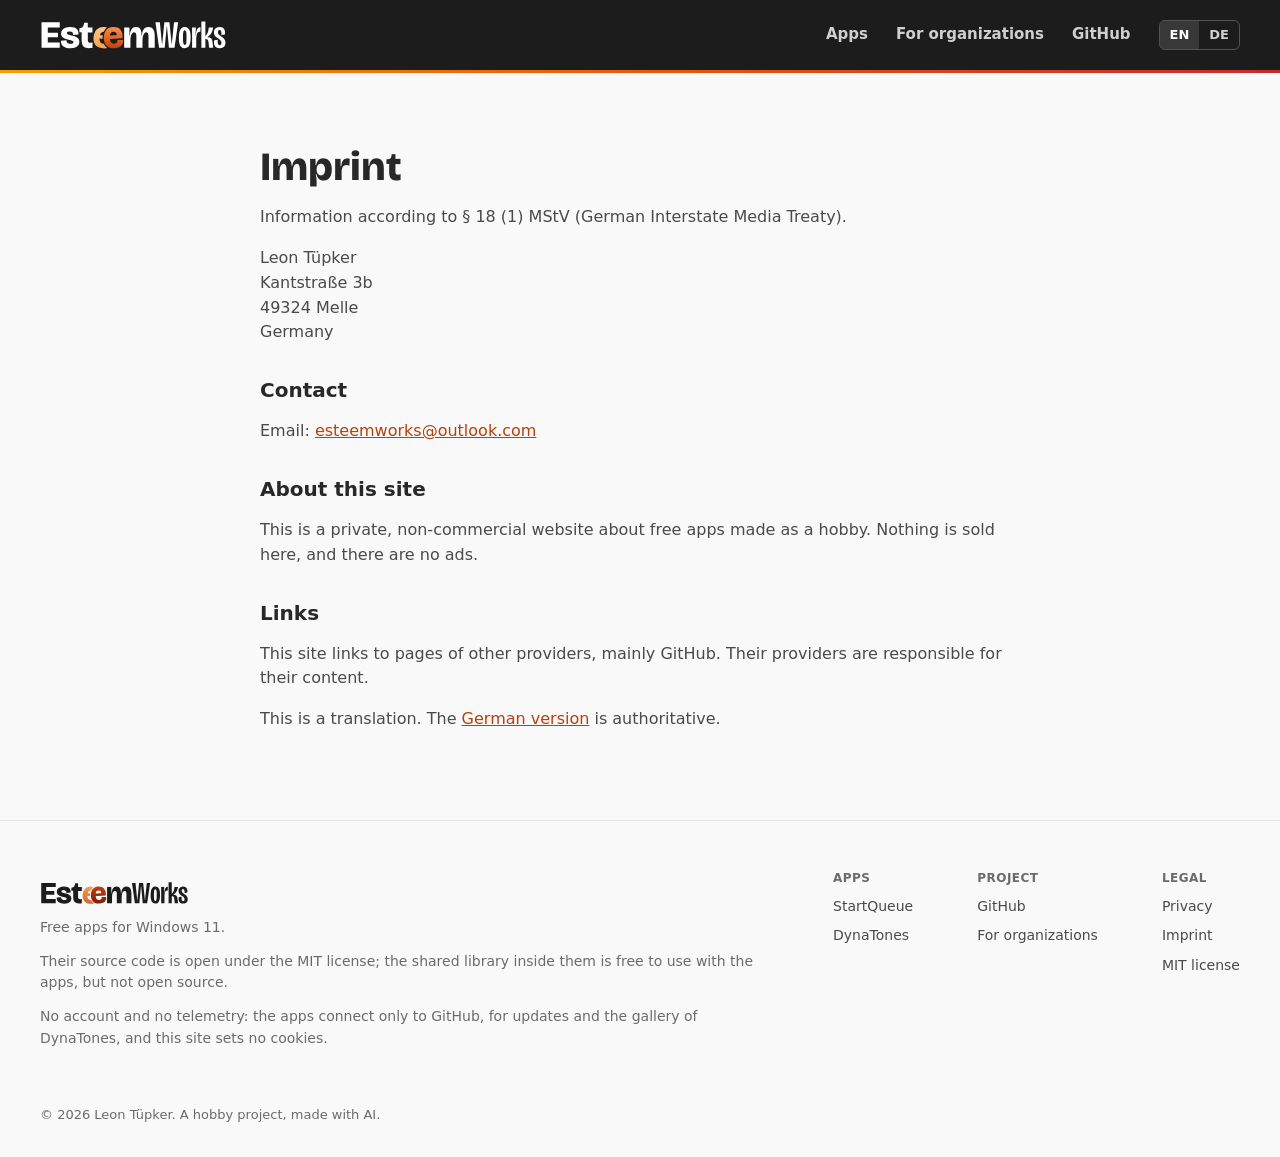
<file: imprint/index.html>
<!doctype html>
<html lang="en">
<head>
<meta charset="utf-8">
<meta name="viewport" content="width=device-width, initial-scale=1">
<meta name="color-scheme" content="light dark">
<title>Imprint | EsteemWorks</title>
<meta name="description" content="Imprint of the EsteemWorks website.">
<link rel="icon" type="image/png" sizes="64x64" href="../assets/img/favicon-64.png">
<link rel="apple-touch-icon" href="../assets/img/apple-touch-icon.png">
<link rel="stylesheet" href="../assets/site.css">
</head>
<body>
<div class="ew" style="background: var(--Bg); color: var(--Text2); font-family: 'Segoe UI', system-ui, sans-serif; font-size: 16px; line-height: 1.55; min-height: 100vh">

<header style="background: var(--HeroBg)">
<nav class="ew-nav" aria-label="Main" style="max-width: 1200px; margin: 0 auto; padding: 20px 24px; display: flex; flex-wrap: wrap; align-items: center; justify-content: space-between; gap: 16px 32px">
<a href="../index.html" aria-label="EsteemWorks home" style="display: flex; align-items: center"><img src="../assets/img/esteemworks-wordmark-ember-dark.svg" alt="EsteemWorks" width="187" height="30" style="height: 30px; width: auto; display: block"></a>
<div style="display: flex; flex-wrap: wrap; align-items: center; gap: 8px 28px; font-size: 15px; font-weight: 600">
<a href="../index.html#apps">Apps</a>
<a href="../index.html#organizations">For organizations</a>
<a href="https://github.com/esteemworks">GitHub</a>
<div role="group" aria-label="Language" style="display: inline-flex; border: 1px solid rgba(255,255,255,.24); border-radius: 6px; overflow: hidden; font-size: 13px">
<a href="index.html" hreflang="en" lang="en" aria-current="true" style="padding: 4px 10px; background: rgba(255,255,255,.12); color: #ffffff">EN</a>
<a href="../de/impressum/index.html" hreflang="de" lang="de" style="padding: 4px 10px">DE</a>
</div>
</div>
</nav>
</header>
<div aria-hidden="true" style="height: 3px; background: linear-gradient(90deg, #f59f00, #e8590c, #c92a2a)"></div>

<main>
<section class="ew-legal" style="max-width: 760px; margin: 0 auto; padding: 64px 24px 88px; display: flex; flex-direction: column; gap: 16px">
<h1 style="margin: 8px 0 0; font-family: 'Bricolage Grotesque', system-ui, sans-serif; font-weight: 800; font-size: 40px; line-height: 1.1; color: var(--Text1)">Imprint</h1>
<p>Information according to § 18 (1) MStV (German Interstate Media Treaty).</p>
<address>Leon Tüpker<br>Kantstraße 3b<br>49324 Melle<br>Germany</address>
<h2>Contact</h2>
<p>Email: <a href="mailto:esteemworks@outlook.com">esteemworks@outlook.com</a></p>
<h2>About this site</h2>
<p>This is a private, non-commercial website about free apps made as a hobby. Nothing is sold here, and there are no ads.</p>
<h2>Links</h2>
<p>This site links to pages of other providers, mainly GitHub. Their providers are responsible for their content.</p>
<p>This is a translation. The <a href="../de/impressum/index.html" hreflang="de" lang="de">German version</a> is authoritative.</p>
</section>
</main>


<footer class="ew-foot" style="background: var(--Footer); border-top: 1px solid var(--Line)">
<div style="max-width: 1200px; margin: 0 auto; padding: 48px 24px 40px; display: flex; flex-wrap: wrap; gap: 32px 64px; justify-content: space-between">
<div style="display: flex; flex-direction: column; gap: 12px; flex: 1 1 280px">
<picture><source media="(prefers-color-scheme: dark)" srcset="../assets/img/esteemworks-wordmark-ember-dark.svg"><img src="../assets/img/esteemworks-wordmark-ember-light.svg" alt="EsteemWorks" width="149" height="24" style="height: 24px; width: auto; display: block; align-self: flex-start"></picture>
<p style="margin: 0; font-size: 14px; color: var(--Text4)">Free apps for Windows 11.</p>
<p style="margin: 0; font-size: 14px; color: var(--Text4)">Their source code is open under the MIT license; the shared library inside them is free to use with the apps, but not open source.</p>
<p style="margin: 0; font-size: 14px; color: var(--Text4)">No account and no telemetry: the apps connect only to GitHub, for updates and the gallery of DynaTones, and this site sets no cookies.</p>
</div>
<div style="display: flex; flex-wrap: wrap; gap: 32px 64px; font-size: 14px">
<div style="display: flex; flex-direction: column; gap: 8px">
<p style="margin: 0; font-size: 12px; font-weight: 600; letter-spacing: 0.04em; text-transform: uppercase; color: var(--Text4)">Apps</p>
<a href="../startqueue/index.html">StartQueue</a>
<a href="../dynatones/index.html">DynaTones</a>
</div>
<div style="display: flex; flex-direction: column; gap: 8px">
<p style="margin: 0; font-size: 12px; font-weight: 600; letter-spacing: 0.04em; text-transform: uppercase; color: var(--Text4)">Project</p>
<a href="https://github.com/esteemworks">GitHub</a>
<a href="../index.html#organizations">For organizations</a>
</div>
<div style="display: flex; flex-direction: column; gap: 8px">
<p style="margin: 0; font-size: 12px; font-weight: 600; letter-spacing: 0.04em; text-transform: uppercase; color: var(--Text4)">Legal</p>
<a href="../privacy/index.html">Privacy</a>
<a href="index.html">Imprint</a>
<a href="https://github.com/esteemworks/StartQueue/blob/main/LICENSE">MIT license</a>
</div>
</div>
</div>
<div style="max-width: 1200px; margin: 0 auto; padding: 16px 24px 32px; font-size: 13px; color: var(--Text4)">© 2026 Leon Tüpker. A hobby project, made with AI.</div>
</footer>

</div>
</body>
</html>
</file>
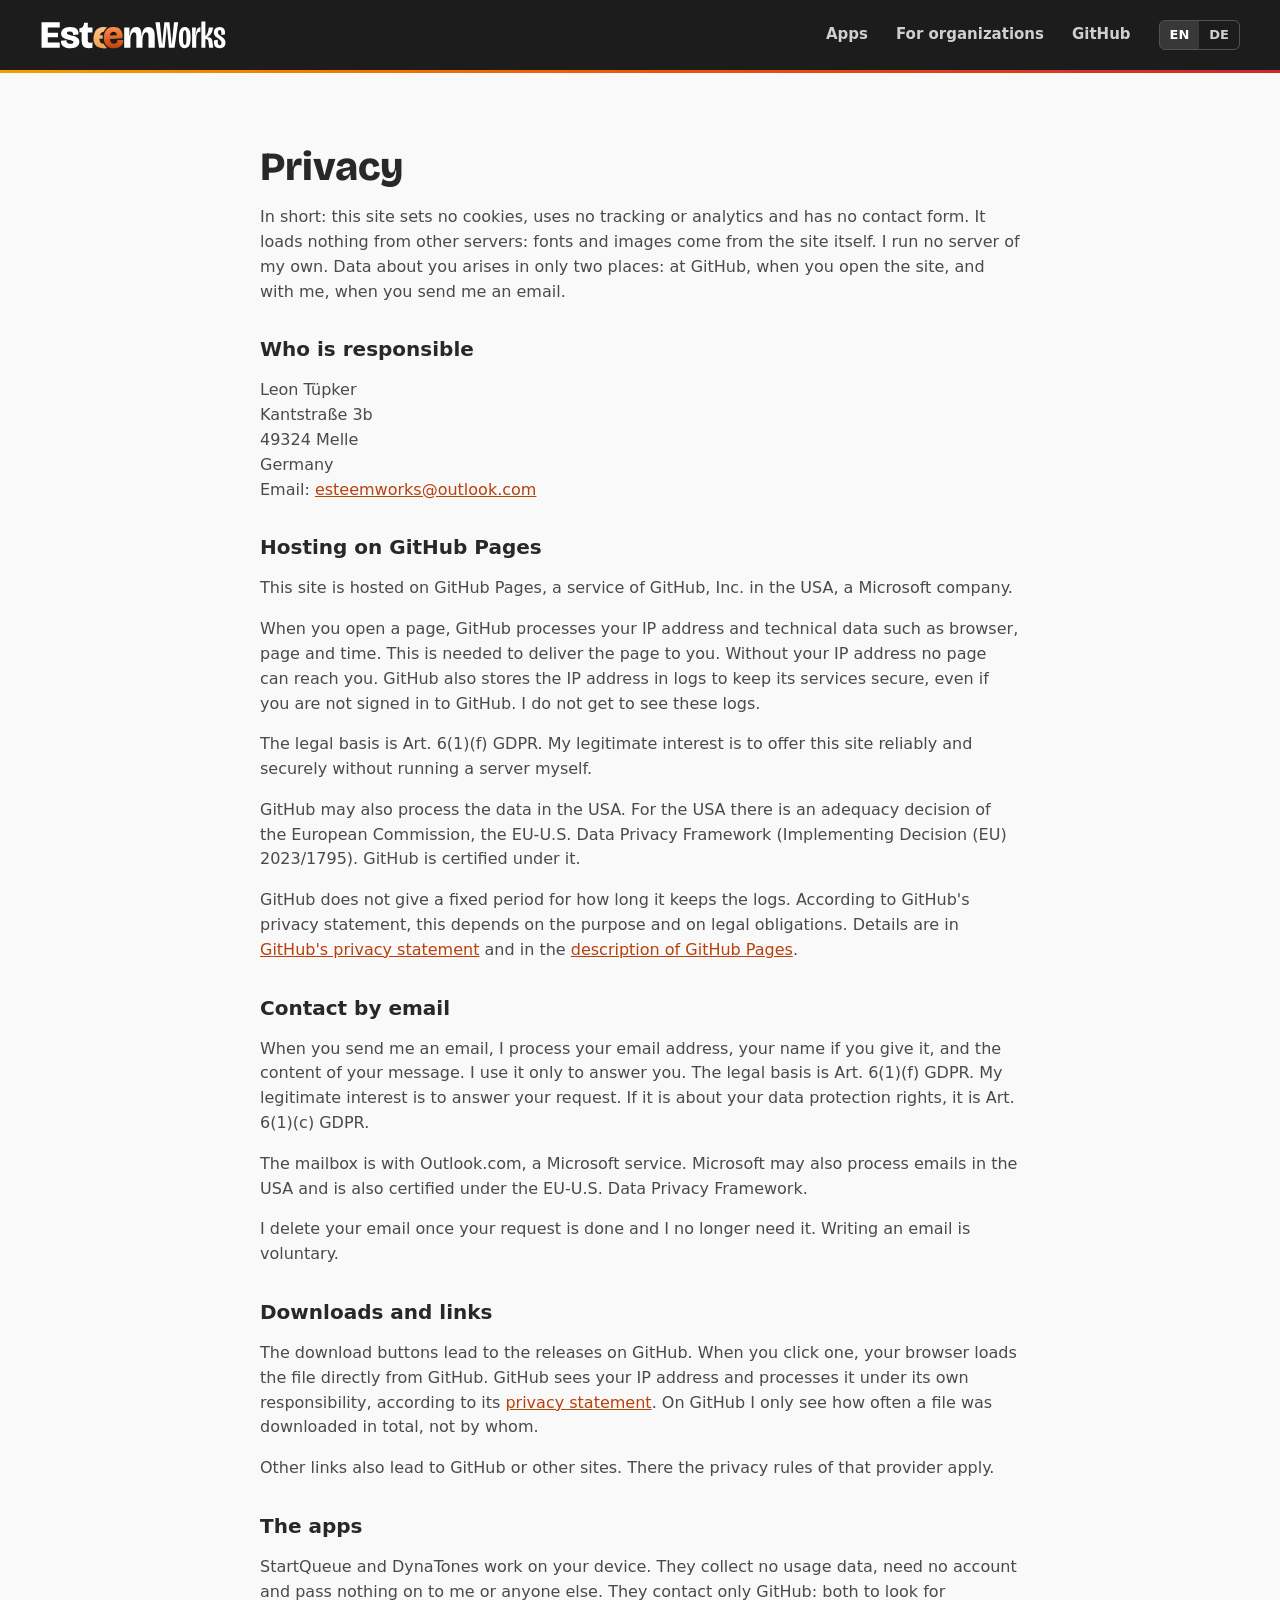
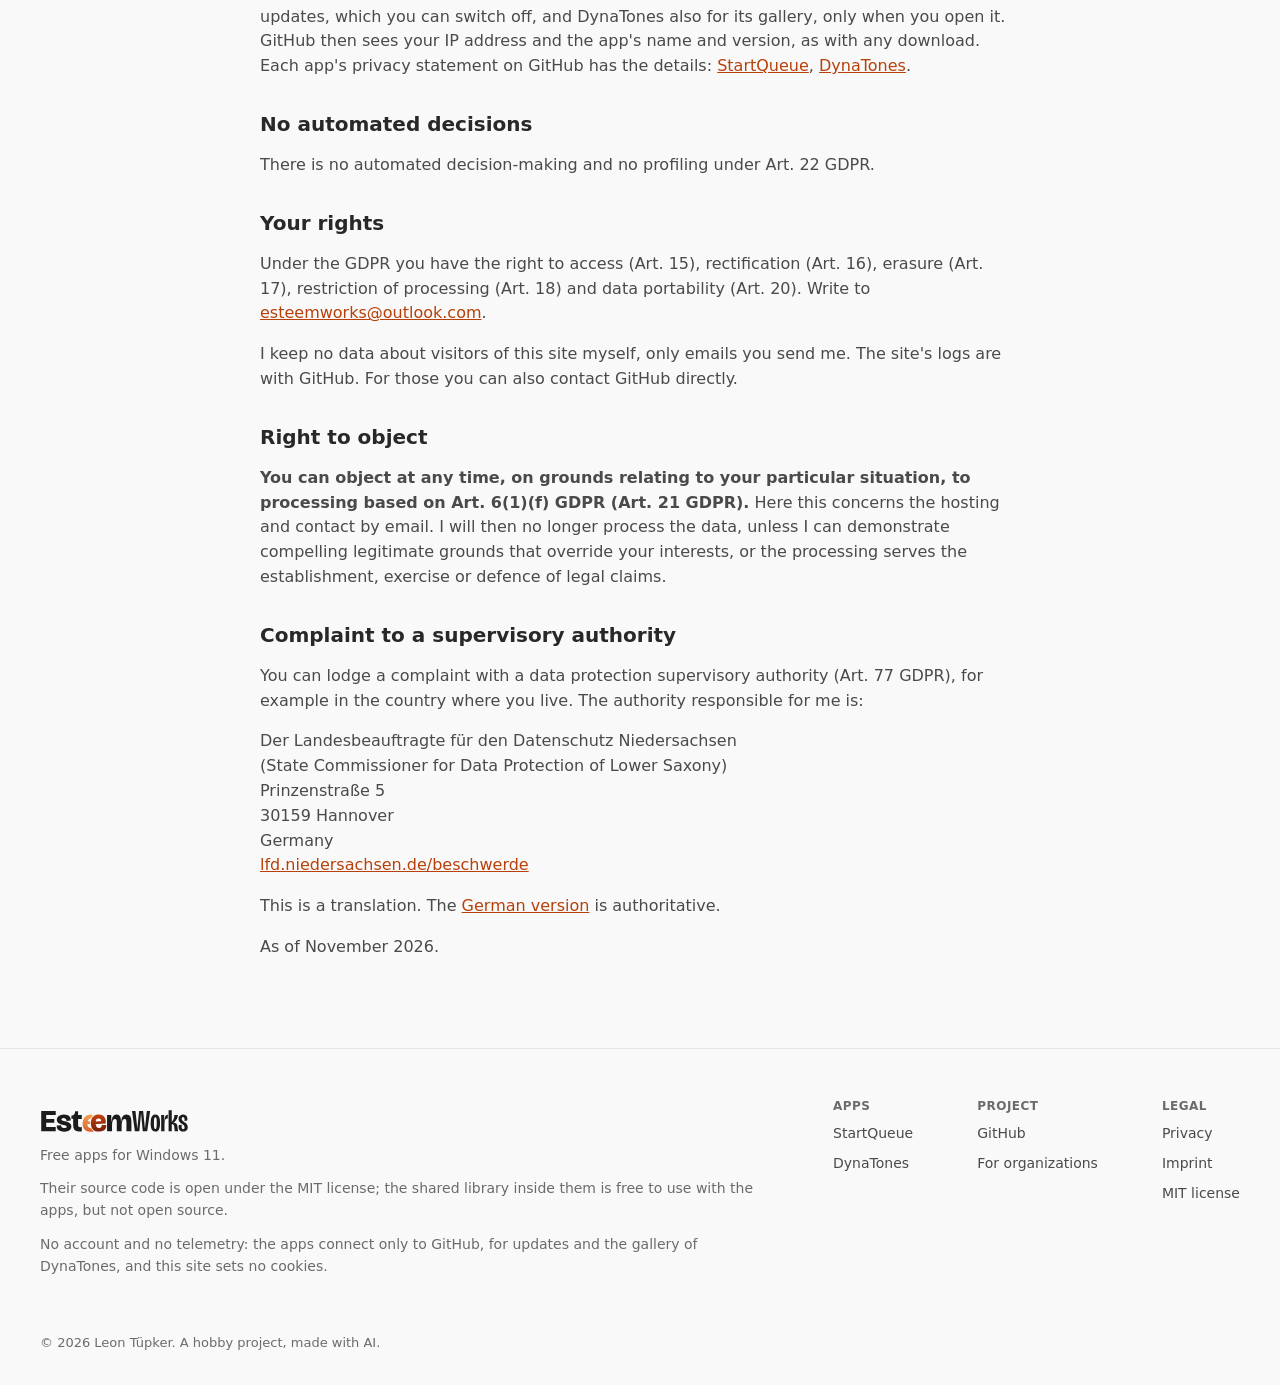
<file: privacy/index.html>
<!doctype html>
<html lang="en">
<head>
<meta charset="utf-8">
<meta name="viewport" content="width=device-width, initial-scale=1">
<meta name="color-scheme" content="light dark">
<title>Privacy | EsteemWorks</title>
<meta name="description" content="How the EsteemWorks website and apps handle your data.">
<link rel="icon" type="image/png" sizes="64x64" href="../assets/img/favicon-64.png">
<link rel="apple-touch-icon" href="../assets/img/apple-touch-icon.png">
<link rel="stylesheet" href="../assets/site.css">
</head>
<body>
<div class="ew" style="background: var(--Bg); color: var(--Text2); font-family: 'Segoe UI', system-ui, sans-serif; font-size: 16px; line-height: 1.55; min-height: 100vh">

<header style="background: var(--HeroBg)">
<nav class="ew-nav" aria-label="Main" style="max-width: 1200px; margin: 0 auto; padding: 20px 24px; display: flex; flex-wrap: wrap; align-items: center; justify-content: space-between; gap: 16px 32px">
<a href="../index.html" aria-label="EsteemWorks home" style="display: flex; align-items: center"><img src="../assets/img/esteemworks-wordmark-ember-dark.svg" alt="EsteemWorks" width="187" height="30" style="height: 30px; width: auto; display: block"></a>
<div style="display: flex; flex-wrap: wrap; align-items: center; gap: 8px 28px; font-size: 15px; font-weight: 600">
<a href="../index.html#apps">Apps</a>
<a href="../index.html#organizations">For organizations</a>
<a href="https://github.com/esteemworks">GitHub</a>
<div role="group" aria-label="Language" style="display: inline-flex; border: 1px solid rgba(255,255,255,.24); border-radius: 6px; overflow: hidden; font-size: 13px">
<a href="index.html" hreflang="en" lang="en" aria-current="true" style="padding: 4px 10px; background: rgba(255,255,255,.12); color: #ffffff">EN</a>
<a href="../de/datenschutz/index.html" hreflang="de" lang="de" style="padding: 4px 10px">DE</a>
</div>
</div>
</nav>
</header>
<div aria-hidden="true" style="height: 3px; background: linear-gradient(90deg, #f59f00, #e8590c, #c92a2a)"></div>

<main>
<section class="ew-legal" style="max-width: 760px; margin: 0 auto; padding: 64px 24px 88px; display: flex; flex-direction: column; gap: 16px">
<h1 style="margin: 8px 0 0; font-family: 'Bricolage Grotesque', system-ui, sans-serif; font-weight: 800; font-size: 40px; line-height: 1.1; color: var(--Text1)">Privacy</h1>
<p>In short: this site sets no cookies, uses no tracking or analytics and has no contact form. It loads nothing from other servers: fonts and images come from the site itself. I run no server of my own. Data about you arises in only two places: at GitHub, when you open the site, and with me, when you send me an email.</p>
<h2>Who is responsible</h2>
<address>Leon Tüpker<br>Kantstraße 3b<br>49324 Melle<br>Germany<br>Email: <a href="mailto:esteemworks@outlook.com">esteemworks@outlook.com</a></address>
<h2>Hosting on GitHub Pages</h2>
<p>This site is hosted on GitHub Pages, a service of GitHub, Inc. in the USA, a Microsoft company.</p>
<p>When you open a page, GitHub processes your IP address and technical data such as browser, page and time. This is needed to deliver the page to you. Without your IP address no page can reach you. GitHub also stores the IP address in logs to keep its services secure, even if you are not signed in to GitHub. I do not get to see these logs.</p>
<p>The legal basis is Art. 6(1)(f) GDPR. My legitimate interest is to offer this site reliably and securely without running a server myself.</p>
<p>GitHub may also process the data in the USA. For the USA there is an adequacy decision of the European Commission, the EU-U.S. Data Privacy Framework (Implementing Decision (EU) 2023/1795). GitHub is certified under it.</p>
<p>GitHub does not give a fixed period for how long it keeps the logs. According to GitHub's privacy statement, this depends on the purpose and on legal obligations. Details are in <a href="https://docs.github.com/en/site-policy/privacy-policies/github-general-privacy-statement">GitHub's privacy statement</a> and in the <a href="https://docs.github.com/en/pages/getting-started-with-github-pages/what-is-github-pages">description of GitHub Pages</a>.</p>
<h2>Contact by email</h2>
<p>When you send me an email, I process your email address, your name if you give it, and the content of your message. I use it only to answer you. The legal basis is Art. 6(1)(f) GDPR. My legitimate interest is to answer your request. If it is about your data protection rights, it is Art. 6(1)(c) GDPR.</p>
<p>The mailbox is with Outlook.com, a Microsoft service. Microsoft may also process emails in the USA and is also certified under the EU-U.S. Data Privacy Framework.</p>
<p>I delete your email once your request is done and I no longer need it. Writing an email is voluntary.</p>
<h2>Downloads and links</h2>
<p>The download buttons lead to the releases on GitHub. When you click one, your browser loads the file directly from GitHub. GitHub sees your IP address and processes it under its own responsibility, according to its <a href="https://docs.github.com/en/site-policy/privacy-policies/github-general-privacy-statement">privacy statement</a>. On GitHub I only see how often a file was downloaded in total, not by whom.</p>
<p>Other links also lead to GitHub or other sites. There the privacy rules of that provider apply.</p>
<h2>The apps</h2>
<p>StartQueue and DynaTones work on your device. They collect no usage data, need no account and pass nothing on to me or anyone else. They contact only GitHub: both to look for updates, which you can switch off, and DynaTones also for its gallery, only when you open it. GitHub then sees your IP address and the app's name and version, as with any download. Each app's privacy statement on GitHub has the details: <a href="https://github.com/esteemworks/StartQueue/blob/main/PRIVACY.md">StartQueue</a>, <a href="https://github.com/esteemworks/DynaTones/blob/main/PRIVACY.md">DynaTones</a>.</p>
<h2>No automated decisions</h2>
<p>There is no automated decision-making and no profiling under Art. 22 GDPR.</p>
<h2>Your rights</h2>
<p>Under the GDPR you have the right to access (Art. 15), rectification (Art. 16), erasure (Art. 17), restriction of processing (Art. 18) and data portability (Art. 20). Write to <a href="mailto:esteemworks@outlook.com">esteemworks@outlook.com</a>.</p>
<p>I keep no data about visitors of this site myself, only emails you send me. The site's logs are with GitHub. For those you can also contact GitHub directly.</p>
<h2>Right to object</h2>
<p><strong>You can object at any time, on grounds relating to your particular situation, to processing based on Art. 6(1)(f) GDPR (Art. 21 GDPR).</strong> Here this concerns the hosting and contact by email. I will then no longer process the data, unless I can demonstrate compelling legitimate grounds that override your interests, or the processing serves the establishment, exercise or defence of legal claims.</p>
<h2>Complaint to a supervisory authority</h2>
<p>You can lodge a complaint with a data protection supervisory authority (Art. 77 GDPR), for example in the country where you live. The authority responsible for me is:</p>
<address>Der Landesbeauftragte für den Datenschutz Niedersachsen<br>(State Commissioner for Data Protection of Lower Saxony)<br>Prinzenstraße 5<br>30159 Hannover<br>Germany<br><a href="https://www.lfd.niedersachsen.de/beschwerde">lfd.niedersachsen.de/beschwerde</a></address>
<p>This is a translation. The <a href="../de/datenschutz/index.html" hreflang="de" lang="de">German version</a> is authoritative.</p>
<p>As of November 2026.</p>
</section>
</main>


<footer class="ew-foot" style="background: var(--Footer); border-top: 1px solid var(--Line)">
<div style="max-width: 1200px; margin: 0 auto; padding: 48px 24px 40px; display: flex; flex-wrap: wrap; gap: 32px 64px; justify-content: space-between">
<div style="display: flex; flex-direction: column; gap: 12px; flex: 1 1 280px">
<picture><source media="(prefers-color-scheme: dark)" srcset="../assets/img/esteemworks-wordmark-ember-dark.svg"><img src="../assets/img/esteemworks-wordmark-ember-light.svg" alt="EsteemWorks" width="149" height="24" style="height: 24px; width: auto; display: block; align-self: flex-start"></picture>
<p style="margin: 0; font-size: 14px; color: var(--Text4)">Free apps for Windows 11.</p>
<p style="margin: 0; font-size: 14px; color: var(--Text4)">Their source code is open under the MIT license; the shared library inside them is free to use with the apps, but not open source.</p>
<p style="margin: 0; font-size: 14px; color: var(--Text4)">No account and no telemetry: the apps connect only to GitHub, for updates and the gallery of DynaTones, and this site sets no cookies.</p>
</div>
<div style="display: flex; flex-wrap: wrap; gap: 32px 64px; font-size: 14px">
<div style="display: flex; flex-direction: column; gap: 8px">
<p style="margin: 0; font-size: 12px; font-weight: 600; letter-spacing: 0.04em; text-transform: uppercase; color: var(--Text4)">Apps</p>
<a href="../startqueue/index.html">StartQueue</a>
<a href="../dynatones/index.html">DynaTones</a>
</div>
<div style="display: flex; flex-direction: column; gap: 8px">
<p style="margin: 0; font-size: 12px; font-weight: 600; letter-spacing: 0.04em; text-transform: uppercase; color: var(--Text4)">Project</p>
<a href="https://github.com/esteemworks">GitHub</a>
<a href="../index.html#organizations">For organizations</a>
</div>
<div style="display: flex; flex-direction: column; gap: 8px">
<p style="margin: 0; font-size: 12px; font-weight: 600; letter-spacing: 0.04em; text-transform: uppercase; color: var(--Text4)">Legal</p>
<a href="index.html">Privacy</a>
<a href="../imprint/index.html">Imprint</a>
<a href="https://github.com/esteemworks/StartQueue/blob/main/LICENSE">MIT license</a>
</div>
</div>
</div>
<div style="max-width: 1200px; margin: 0 auto; padding: 16px 24px 32px; font-size: 13px; color: var(--Text4)">© 2026 Leon Tüpker. A hobby project, made with AI.</div>
</footer>

</div>
</body>
</html>
</file>
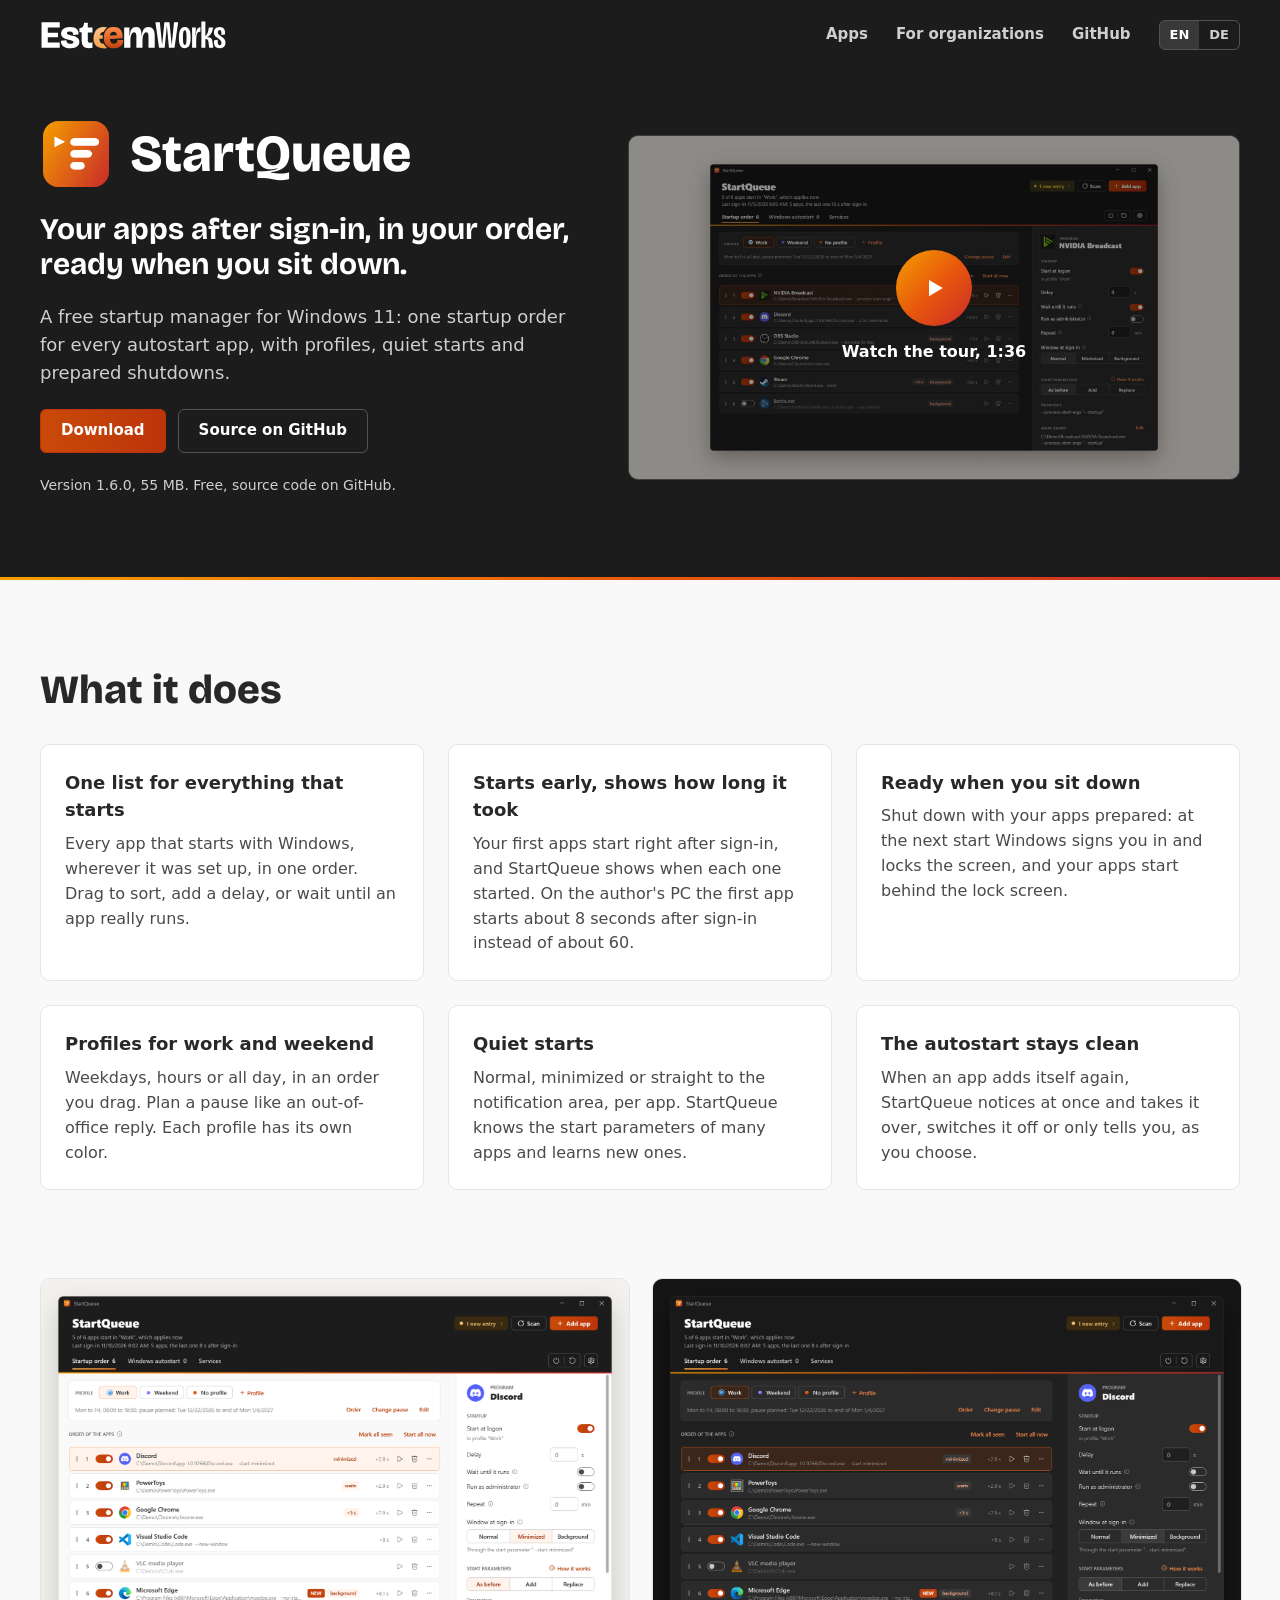
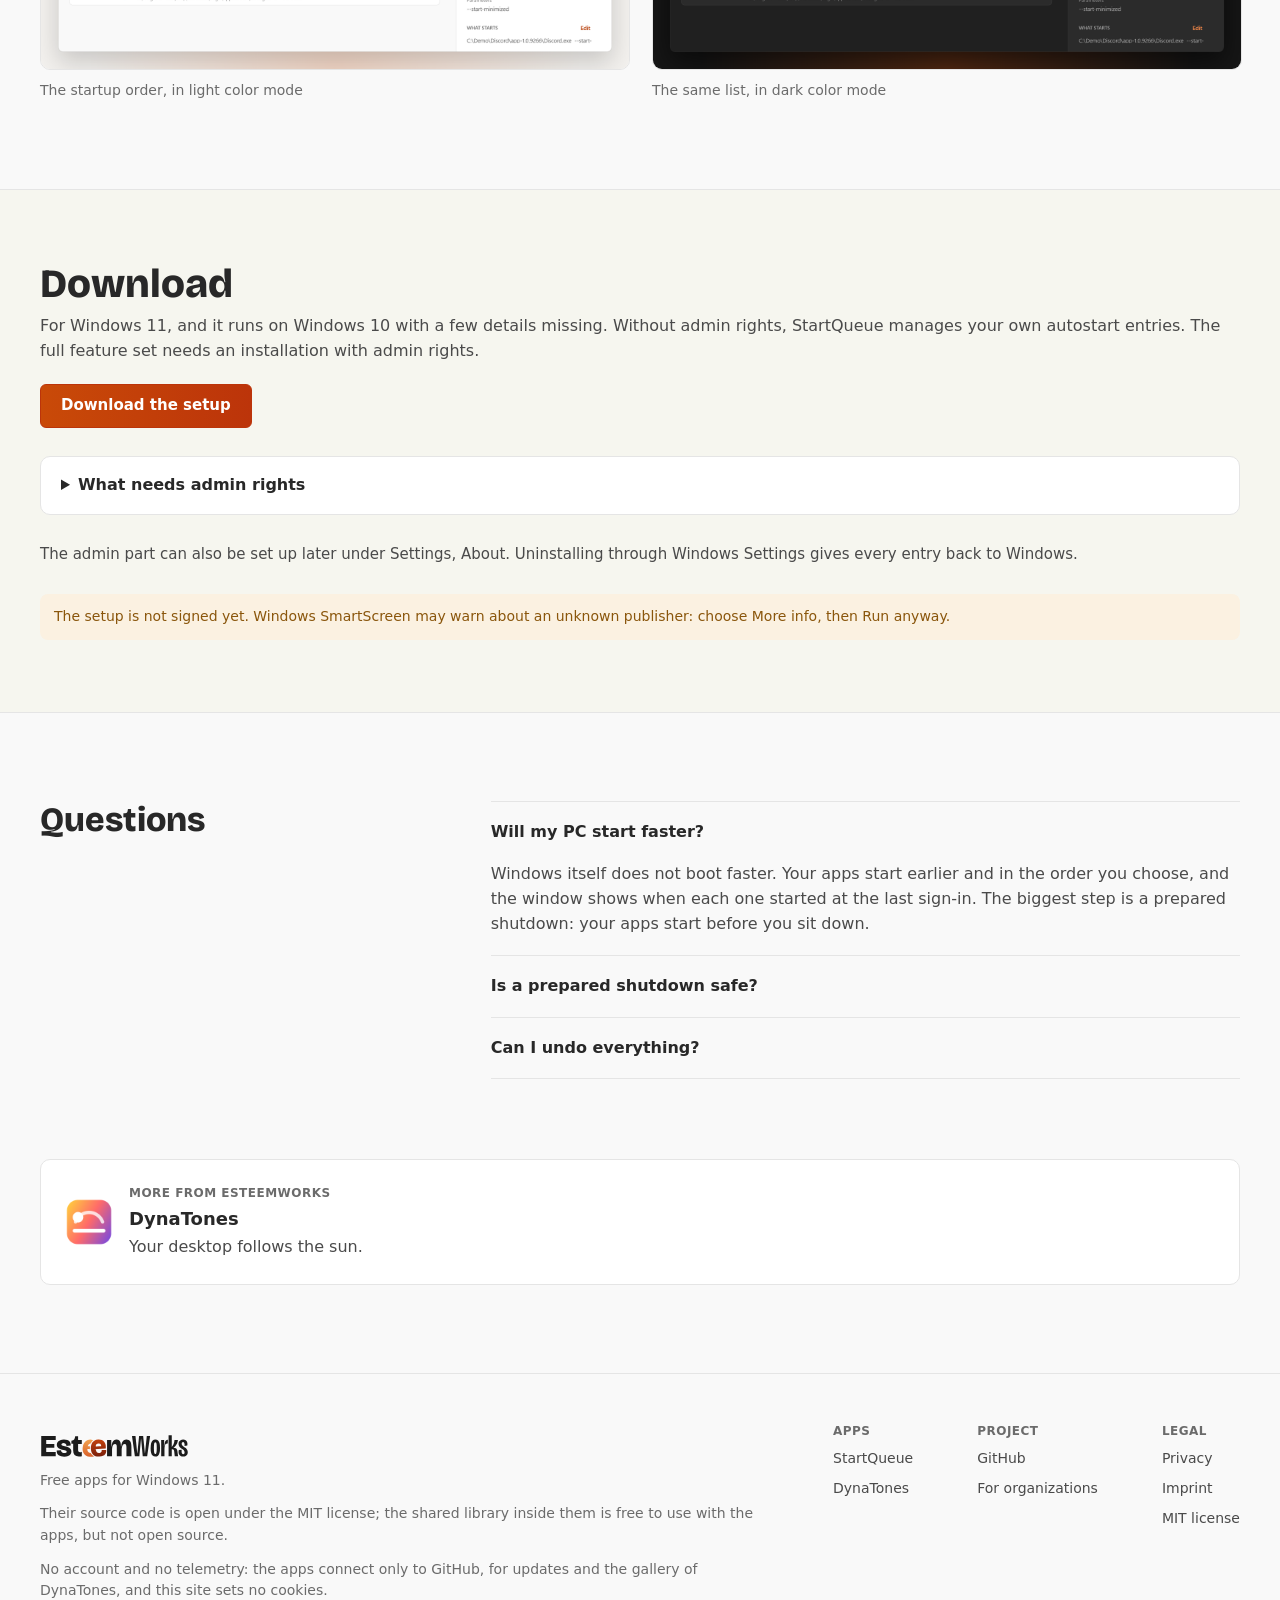
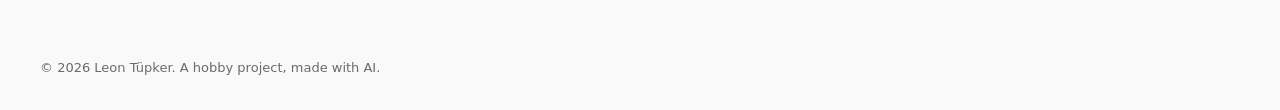
<file: startqueue/index.html>
<!doctype html>
<html lang="en">
<head>
<meta charset="utf-8">
<meta name="viewport" content="width=device-width, initial-scale=1">
<meta name="color-scheme" content="light dark">
<title>StartQueue: startup manager for Windows 11 | EsteemWorks</title>
<meta name="description" content="A free startup manager for Windows 11: one startup order for every autostart app, with profiles, quiet starts and prepared shutdowns.">
<link rel="icon" type="image/png" sizes="64x64" href="../assets/img/favicon-64.png">
<link rel="apple-touch-icon" href="../assets/img/apple-touch-icon.png">
<link rel="stylesheet" href="../assets/site.css">
</head>
<body>
<div class="ew" style="background: var(--Bg); color: var(--Text2); font-family: 'Segoe UI', system-ui, sans-serif; font-size: 16px; line-height: 1.55; min-height: 100vh">

<header style="background: var(--HeroBg)">
<nav class="ew-nav" aria-label="Main" style="max-width: 1200px; margin: 0 auto; padding: 20px 24px; display: flex; flex-wrap: wrap; align-items: center; justify-content: space-between; gap: 16px 32px">
<a href="../index.html" aria-label="EsteemWorks home" style="display: flex; align-items: center"><img src="../assets/img/esteemworks-wordmark-ember-dark.svg" alt="EsteemWorks" width="187" height="30" style="height: 30px; width: auto; display: block"></a>
<div style="display: flex; flex-wrap: wrap; align-items: center; gap: 8px 28px; font-size: 15px; font-weight: 600">
<a href="../index.html#apps">Apps</a>
<a href="../index.html#organizations">For organizations</a>
<a href="https://github.com/esteemworks">GitHub</a>
<div role="group" aria-label="Language" style="display: inline-flex; border: 1px solid rgba(255,255,255,.24); border-radius: 6px; overflow: hidden; font-size: 13px">
<a href="index.html" hreflang="en" lang="en" aria-current="true" style="padding: 4px 10px; background: rgba(255,255,255,.12); color: #ffffff">EN</a>
<a href="../de/startqueue/index.html" hreflang="de" lang="de" style="padding: 4px 10px">DE</a>
</div>
</div>
</nav>

<section style="max-width: 1200px; margin: 0 auto; padding: 48px 24px 80px; display: flex; flex-wrap: wrap; align-items: center; gap: 48px 56px">
<div style="flex: 1 1 440px; min-width: 0; display: flex; flex-direction: column; gap: 22px">
<div style="display: flex; align-items: center; gap: 18px">
<img src="../assets/img/startqueue-icon.png" alt="" width="72" height="72" style="width: 72px; height: 72px">
<h1 style="margin: 0; font-family: 'Bricolage Grotesque', system-ui, sans-serif; font-weight: 800; font-size: clamp(38px, 4.4vw, 52px); line-height: 1; color: #ffffff">StartQueue</h1>
</div>
<p style="margin: 0; font-family: 'Bricolage Grotesque', system-ui, sans-serif; font-weight: 700; font-size: 30px; line-height: 1.15; color: #ffffff">Your apps after sign-in, in your order, ready when you sit down.</p>
<p style="margin: 0; font-size: 18px; color: #cfcfcf; max-width: 32em">A free startup manager for Windows 11: one startup order for every autostart app, with profiles, quiet starts and prepared shutdowns.</p>
<div style="display: flex; flex-wrap: wrap; gap: 12px">
<a class="ew-btn ew-btn-primary" href="#download">Download</a>
<a class="ew-btn ew-btn-hero" href="https://github.com/esteemworks/StartQueue">Source on GitHub</a>
</div>
<p style="margin: 0; font-size: 14px; color: #cfcfcf">Version 1.6.0, 55 MB. Free, source code on GitHub.</p>
</div>
<div style="flex: 1 1 520px; min-width: 0; display: flex; flex-direction: column; gap: 12px">
<a class="ew-play" href="../assets/video/startqueue-tour.mp4" data-video="StartQueue tour" style="position: relative; display: block; border-radius: 10px; overflow: hidden; border: 1px solid rgba(255,255,255,.14); text-decoration: none">
<img src="../assets/video/startqueue-tour.jpg" alt="" width="1920" height="1080" style="display: block; width: 100%; height: auto">
<span style="position: absolute; inset: 0; background: rgba(0,0,0,.42); display: flex; flex-direction: column; align-items: center; justify-content: center; gap: 14px">
<span class="ew-play-dot" style="width: 76px; height: 76px; border-radius: 50%; background: linear-gradient(135deg, #f59f00, #e8590c, #c92a2a); display: flex; align-items: center; justify-content: center; transition: transform .15s">
<svg aria-hidden="true" width="30" height="30" viewBox="0 0 24 24" fill="#ffffff"><path d="M8 5.5v13l11-6.5z"></path></svg>
</span>
<span style="font-size: 16px; font-weight: 600; color: #ffffff">Watch the tour, 1:36</span>
</span>
</a>
</div>
</section>
</header>
<div aria-hidden="true" style="height: 3px; background: linear-gradient(90deg, #f59f00, #e8590c, #c92a2a)"></div>

<main>
<section style="max-width: 1200px; margin: 0 auto; padding: 88px 24px 40px; display: flex; flex-direction: column; gap: 32px">
<h2 style="margin: 0; font-family: 'Bricolage Grotesque', system-ui, sans-serif; font-weight: 800; font-size: 40px; line-height: 1.1; color: var(--Text1)">What it does</h2>
<div style="display: grid; grid-template-columns: repeat(auto-fit, minmax(min(100%, 330px), 1fr)); gap: 24px">
<div style="background: var(--Surface); border: 1px solid var(--Line); border-radius: 10px; padding: 24px; display: flex; flex-direction: column; gap: 8px">
<h3 style="margin: 0; font-size: 18px; font-weight: 700; color: var(--Text1)">One list for everything that starts</h3>
<p style="margin: 0; color: var(--Text3)">Every app that starts with Windows, wherever it was set up, in one order. Drag to sort, add a delay, or wait until an app really runs.</p>
</div>
<div style="background: var(--Surface); border: 1px solid var(--Line); border-radius: 10px; padding: 24px; display: flex; flex-direction: column; gap: 8px">
<h3 style="margin: 0; font-size: 18px; font-weight: 700; color: var(--Text1)">Starts early, shows how long it took</h3>
<p style="margin: 0; color: var(--Text3)">Your first apps start right after sign-in, and StartQueue shows when each one started. On the author's PC the first app starts about 8 seconds after sign-in instead of about 60.</p>
</div>
<div style="background: var(--Surface); border: 1px solid var(--Line); border-radius: 10px; padding: 24px; display: flex; flex-direction: column; gap: 8px">
<h3 style="margin: 0; font-size: 18px; font-weight: 700; color: var(--Text1)">Ready when you sit down</h3>
<p style="margin: 0; color: var(--Text3)">Shut down with your apps prepared: at the next start Windows signs you in and locks the screen, and your apps start behind the lock screen.</p>
</div>
<div style="background: var(--Surface); border: 1px solid var(--Line); border-radius: 10px; padding: 24px; display: flex; flex-direction: column; gap: 8px">
<h3 style="margin: 0; font-size: 18px; font-weight: 700; color: var(--Text1)">Profiles for work and weekend</h3>
<p style="margin: 0; color: var(--Text3)">Weekdays, hours or all day, in an order you drag. Plan a pause like an out-of-office reply. Each profile has its own color.</p>
</div>
<div style="background: var(--Surface); border: 1px solid var(--Line); border-radius: 10px; padding: 24px; display: flex; flex-direction: column; gap: 8px">
<h3 style="margin: 0; font-size: 18px; font-weight: 700; color: var(--Text1)">Quiet starts</h3>
<p style="margin: 0; color: var(--Text3)">Normal, minimized or straight to the notification area, per app. StartQueue knows the start parameters of many apps and learns new ones.</p>
</div>
<div style="background: var(--Surface); border: 1px solid var(--Line); border-radius: 10px; padding: 24px; display: flex; flex-direction: column; gap: 8px">
<h3 style="margin: 0; font-size: 18px; font-weight: 700; color: var(--Text1)">The autostart stays clean</h3>
<p style="margin: 0; color: var(--Text3)">When an app adds itself again, StartQueue notices at once and takes it over, switches it off or only tells you, as you choose.</p>
</div>
</div>
</section>

<section style="max-width: 1200px; margin: 0 auto; padding: 48px 24px 88px; display: grid; grid-template-columns: repeat(auto-fit, minmax(min(100%, 480px), 1fr)); gap: 24px">
<figure style="margin: 0; display: flex; flex-direction: column; gap: 10px">
<img src="../assets/img/startqueue-light.png" alt="StartQueue, the startup order in light color mode" width="1600" height="1059" style="display: block; width: 100%; height: auto; border-radius: 10px; border: 1px solid var(--Line)">
<figcaption style="font-size: 14px; color: var(--Text4)">The startup order, in light color mode</figcaption>
</figure>
<figure style="margin: 0; display: flex; flex-direction: column; gap: 10px">
<img src="../assets/img/startqueue-dark.png" alt="StartQueue, the startup order in dark color mode" width="1600" height="1059" style="display: block; width: 100%; height: auto; border-radius: 10px; border: 1px solid var(--Line)">
<figcaption style="font-size: 14px; color: var(--Text4)">The same list, in dark color mode</figcaption>
</figure>
</section>

<section id="download" style="background: var(--Surface2); border-top: 1px solid var(--Line); border-bottom: 1px solid var(--Line)">
<div style="max-width: 1200px; margin: 0 auto; padding: 72px 24px; display: flex; flex-direction: column; gap: 28px">
<div style="display: flex; flex-wrap: wrap; align-items: flex-end; justify-content: space-between; gap: 20px">
<div style="display: flex; flex-direction: column; gap: 8px">
<h2 style="margin: 0; font-family: 'Bricolage Grotesque', system-ui, sans-serif; font-weight: 800; font-size: 40px; line-height: 1.1; color: var(--Text1)">Download</h2>
<p style="margin: 0; color: var(--Text3)">For Windows 11, and it runs on Windows 10 with a few details missing. Without admin rights, StartQueue manages your own autostart entries. The full feature set needs an installation with admin rights.</p>
</div>
<a class="ew-btn ew-btn-primary" href="https://github.com/esteemworks/StartQueue/releases/latest">Download the setup</a>
</div>
<details style="background: var(--Surface); border: 1px solid var(--Line); border-radius: 10px; padding: 0 20px">
<summary style="cursor: pointer; padding: 16px 0; font-weight: 700; color: var(--Text1)">What needs admin rights</summary>
<div style="overflow-x: auto; margin: 0 -20px; border-top: 1px solid var(--Line)">
<table style="width: 100%; min-width: 640px; border-collapse: collapse; font-size: 15px; text-align: left">
<thead>
<tr style="color: var(--Text1)">
<th scope="col" style="padding: 16px 20px; border-bottom: 1px solid var(--Line); width: 26%"></th>
<th scope="col" style="padding: 16px 20px; border-bottom: 1px solid var(--Line); font-weight: 700">Without admin rights</th>
<th scope="col" style="padding: 16px 20px; border-bottom: 1px solid var(--Line); font-weight: 700">Installed with admin rights</th>
</tr>
</thead>
<tbody style="color: var(--Text3)">
<tr><th scope="row" style="padding: 14px 20px; border-bottom: 1px solid var(--Line); font-weight: 600; color: var(--Text1)">Your own autostart entries</th><td style="padding: 14px 20px; border-bottom: 1px solid var(--Line)">Taken over</td><td style="padding: 14px 20px; border-bottom: 1px solid var(--Line)">Taken over</td></tr>
<tr><th scope="row" style="padding: 14px 20px; border-bottom: 1px solid var(--Line); font-weight: 600; color: var(--Text1)">Entries for all users</th><td style="padding: 14px 20px; border-bottom: 1px solid var(--Line)">Stay with Windows</td><td style="padding: 14px 20px; border-bottom: 1px solid var(--Line)">Taken over</td></tr>
<tr><th scope="row" style="padding: 14px 20px; border-bottom: 1px solid var(--Line); font-weight: 600; color: var(--Text1)">Apps as administrator</th><td style="padding: 14px 20px; border-bottom: 1px solid var(--Line)">Not available</td><td style="padding: 14px 20px; border-bottom: 1px solid var(--Line)">Without a UAC prompt</td></tr>
<tr><th scope="row" style="padding: 14px 20px; border-bottom: 1px solid var(--Line); font-weight: 600; color: var(--Text1)">Explorer context menu</th><td style="padding: 14px 20px; border-bottom: 1px solid var(--Line)">Under "Show more options"</td><td style="padding: 14px 20px; border-bottom: 1px solid var(--Line)">In the Windows 11 menu</td></tr>
<tr><th scope="row" style="padding: 14px 20px; border-bottom: 1px solid var(--Line); font-weight: 600; color: var(--Text1)">Windows services</th><td style="padding: 14px 20px; border-bottom: 1px solid var(--Line)">With a UAC prompt and an admin account</td><td style="padding: 14px 20px; border-bottom: 1px solid var(--Line)">With a UAC prompt</td></tr>
<tr><th scope="row" style="padding: 14px 20px; font-weight: 600; color: var(--Text1)">Prepared shutdowns</th><td style="padding: 14px 20px">An administrator sets them up once</td><td style="padding: 14px 20px">One click in the settings</td></tr>
</tbody>
</table>
</div>
</details>
<p style="margin: 0; color: var(--Text3); font-size: 15px">The admin part can also be set up later under Settings, About. Uninstalling through Windows Settings gives every entry back to Windows.</p>
<p role="note" style="margin: 0; padding: 12px 14px; border-radius: 8px; background: var(--WarnBg); color: var(--WarnText); font-size: 14px">The setup is not signed yet. Windows SmartScreen may warn about an unknown publisher: choose More info, then Run anyway.</p>
</div>
</section>

<section style="max-width: 1200px; margin: 0 auto; padding: 88px 24px 40px; display: flex; flex-wrap: wrap; gap: 32px 56px">
<div style="flex: 1 1 300px; min-width: 0">
<h2 style="margin: 0; font-family: 'Bricolage Grotesque', system-ui, sans-serif; font-weight: 800; font-size: 34px; line-height: 1.12; color: var(--Text1)">Questions</h2>
</div>
<div class="ew-faq" style="flex: 2 1 560px; min-width: 0; border-top: 1px solid var(--Line)">
<details open style="border-bottom: 1px solid var(--Line)">
<summary>Will my PC start faster?</summary>
<p style="margin: 0 0 18px; color: var(--Text3)">Windows itself does not boot faster. Your apps start earlier and in the order you choose, and the window shows when each one started at the last sign-in. The biggest step is a prepared shutdown: your apps start before you sit down.</p>
</details>
<details style="border-bottom: 1px solid var(--Line)">
<summary>Is a prepared shutdown safe?</summary>
<p style="margin: 0 0 18px; color: var(--Text3)">Afterwards the PC is signed in but locked, as after Windows+L. Unlocking needs your PIN, password or Windows Hello as always. Messengers may show you as online before you sit down.</p>
</details>
<details style="border-bottom: 1px solid var(--Line)">
<summary>Can I undo everything?</summary>
<p style="margin: 0 0 18px; color: var(--Text3)">Yes. Every entry can be given back to Windows on its own, and uninstalling gives back all of them.</p>
</details>
</div>
</section>

<section style="max-width: 1200px; margin: 0 auto; padding: 40px 24px 88px; display: grid; grid-template-columns: repeat(auto-fit, minmax(min(100%, 480px), 1fr)); gap: 24px">
<a href="../dynatones/index.html" style="background: var(--Surface); border: 1px solid var(--Line); border-radius: 10px; padding: 24px; display: flex; align-items: center; gap: 16px; text-decoration: none; color: var(--Text3)">
<img src="../assets/img/dynatones-icon.png" alt="" width="48" height="48" style="width: 48px; height: 48px; flex-shrink: 0">
<span style="display: flex; flex-direction: column; gap: 2px">
<span style="font-size: 12px; font-weight: 600; letter-spacing: 0.04em; text-transform: uppercase; color: var(--Text4)">More from EsteemWorks</span>
<span style="font-size: 18px; font-weight: 700; color: var(--Text1)">DynaTones</span>
<span>Your desktop follows the sun.</span>
</span>
</a>
</section>
</main>


<footer class="ew-foot" style="background: var(--Footer); border-top: 1px solid var(--Line)">
<div style="max-width: 1200px; margin: 0 auto; padding: 48px 24px 40px; display: flex; flex-wrap: wrap; gap: 32px 64px; justify-content: space-between">
<div style="display: flex; flex-direction: column; gap: 12px; flex: 1 1 280px">
<picture><source media="(prefers-color-scheme: dark)" srcset="../assets/img/esteemworks-wordmark-ember-dark.svg"><img src="../assets/img/esteemworks-wordmark-ember-light.svg" alt="EsteemWorks" width="149" height="24" style="height: 24px; width: auto; display: block; align-self: flex-start"></picture>
<p style="margin: 0; font-size: 14px; color: var(--Text4)">Free apps for Windows 11.</p>
<p style="margin: 0; font-size: 14px; color: var(--Text4)">Their source code is open under the MIT license; the shared library inside them is free to use with the apps, but not open source.</p>
<p style="margin: 0; font-size: 14px; color: var(--Text4)">No account and no telemetry: the apps connect only to GitHub, for updates and the gallery of DynaTones, and this site sets no cookies.</p>
</div>
<div style="display: flex; flex-wrap: wrap; gap: 32px 64px; font-size: 14px">
<div style="display: flex; flex-direction: column; gap: 8px">
<p style="margin: 0; font-size: 12px; font-weight: 600; letter-spacing: 0.04em; text-transform: uppercase; color: var(--Text4)">Apps</p>
<a href="index.html">StartQueue</a>
<a href="../dynatones/index.html">DynaTones</a>
</div>
<div style="display: flex; flex-direction: column; gap: 8px">
<p style="margin: 0; font-size: 12px; font-weight: 600; letter-spacing: 0.04em; text-transform: uppercase; color: var(--Text4)">Project</p>
<a href="https://github.com/esteemworks">GitHub</a>
<a href="../index.html#organizations">For organizations</a>
</div>
<div style="display: flex; flex-direction: column; gap: 8px">
<p style="margin: 0; font-size: 12px; font-weight: 600; letter-spacing: 0.04em; text-transform: uppercase; color: var(--Text4)">Legal</p>
<a href="../privacy/index.html">Privacy</a>
<a href="../imprint/index.html">Imprint</a>
<a href="https://github.com/esteemworks/StartQueue/blob/main/LICENSE">MIT license</a>
</div>
</div>
</div>
<div style="max-width: 1200px; margin: 0 auto; padding: 16px 24px 32px; font-size: 13px; color: var(--Text4)">© 2026 Leon Tüpker. A hobby project, made with AI.</div>
</footer>

</div>
<script>
document.querySelectorAll('a[data-video]').forEach(function (a) {
  a.addEventListener('click', function (e) {
    e.preventDefault();
    var v = document.createElement('video');
    v.src = a.getAttribute('href');
    v.poster = a.querySelector('img').getAttribute('src');
    v.controls = true; v.autoplay = true; v.playsInline = true; v.preload = 'auto';
    v.setAttribute('aria-label', a.getAttribute('data-video'));
    v.style.cssText = 'display:block;width:100%;height:auto;aspect-ratio:16/9;min-width:0;border-radius:10px;border:1px solid rgba(255,255,255,.14);background:#000';
    if (a.style.flex) { v.style.flex = a.style.flex; }
    a.replaceWith(v);
    v.play().catch(function () {});
  });
});
</script>
</body>
</html>
</file>
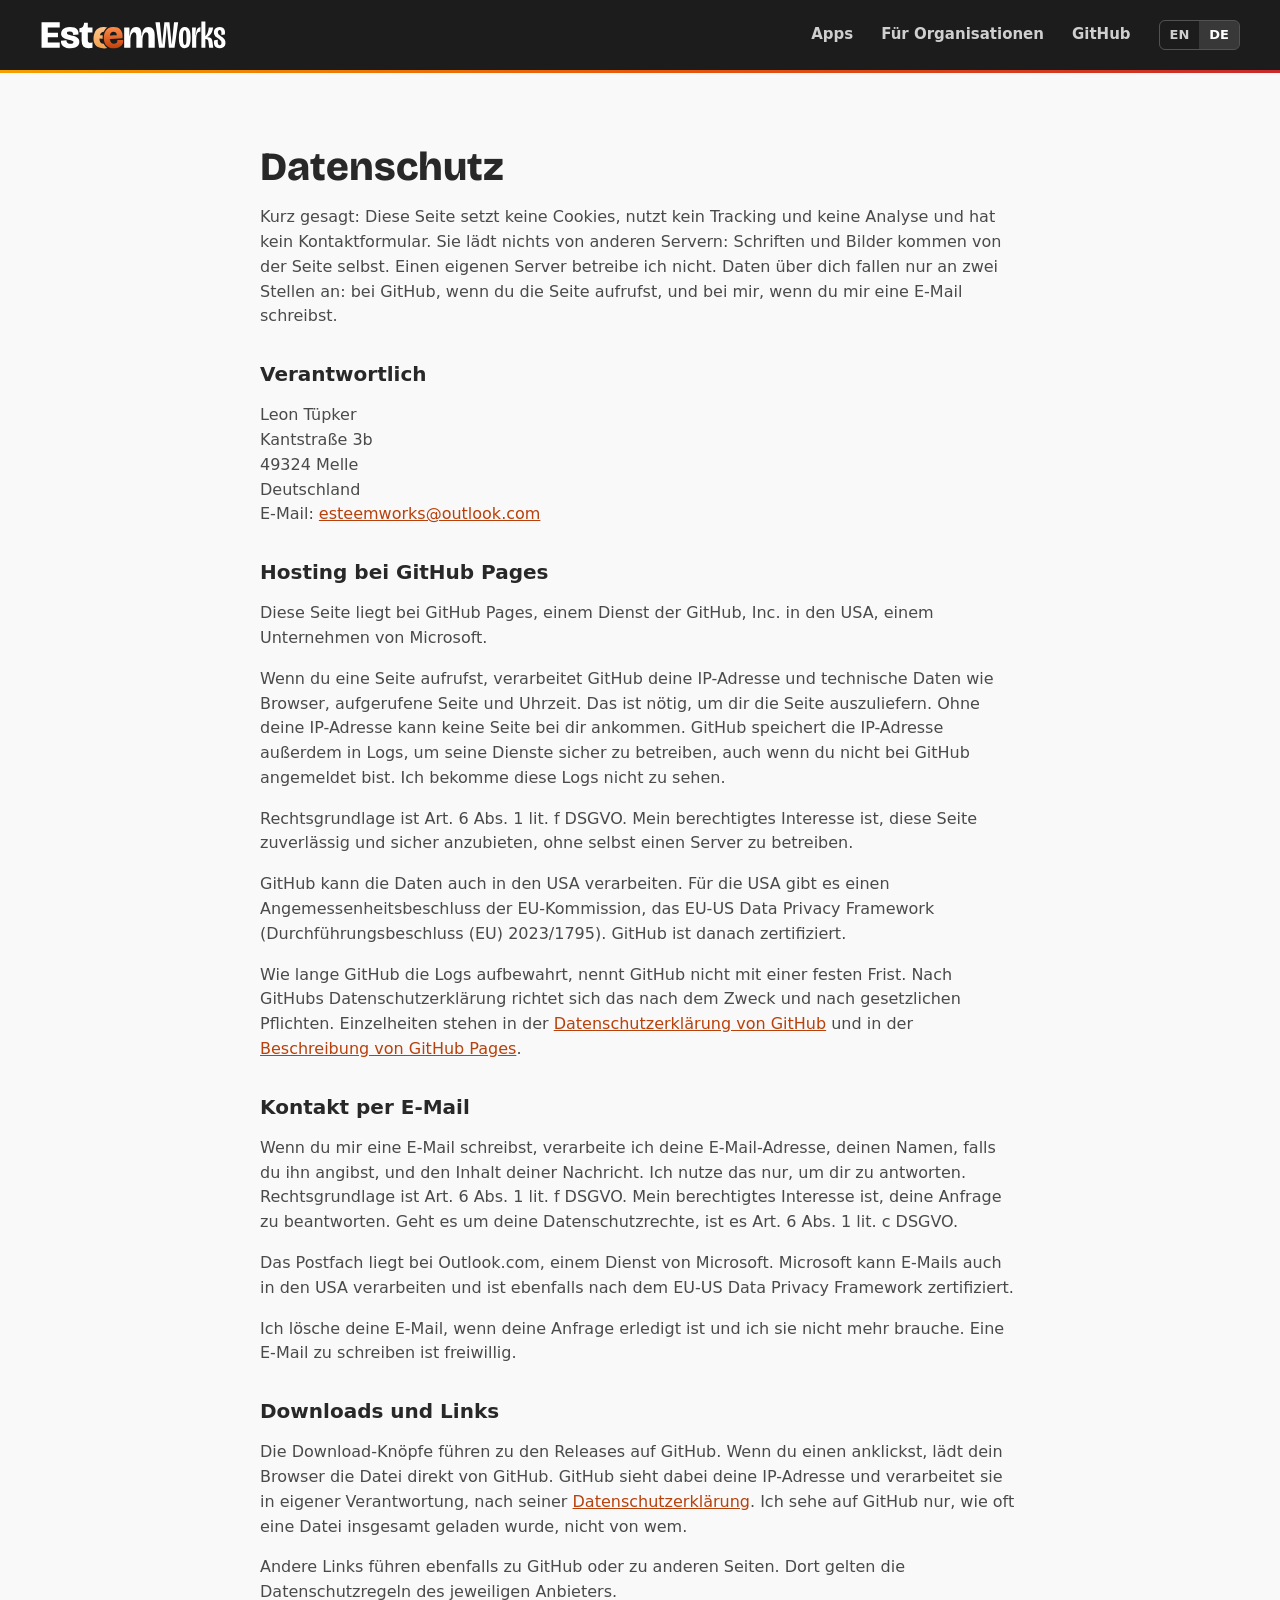
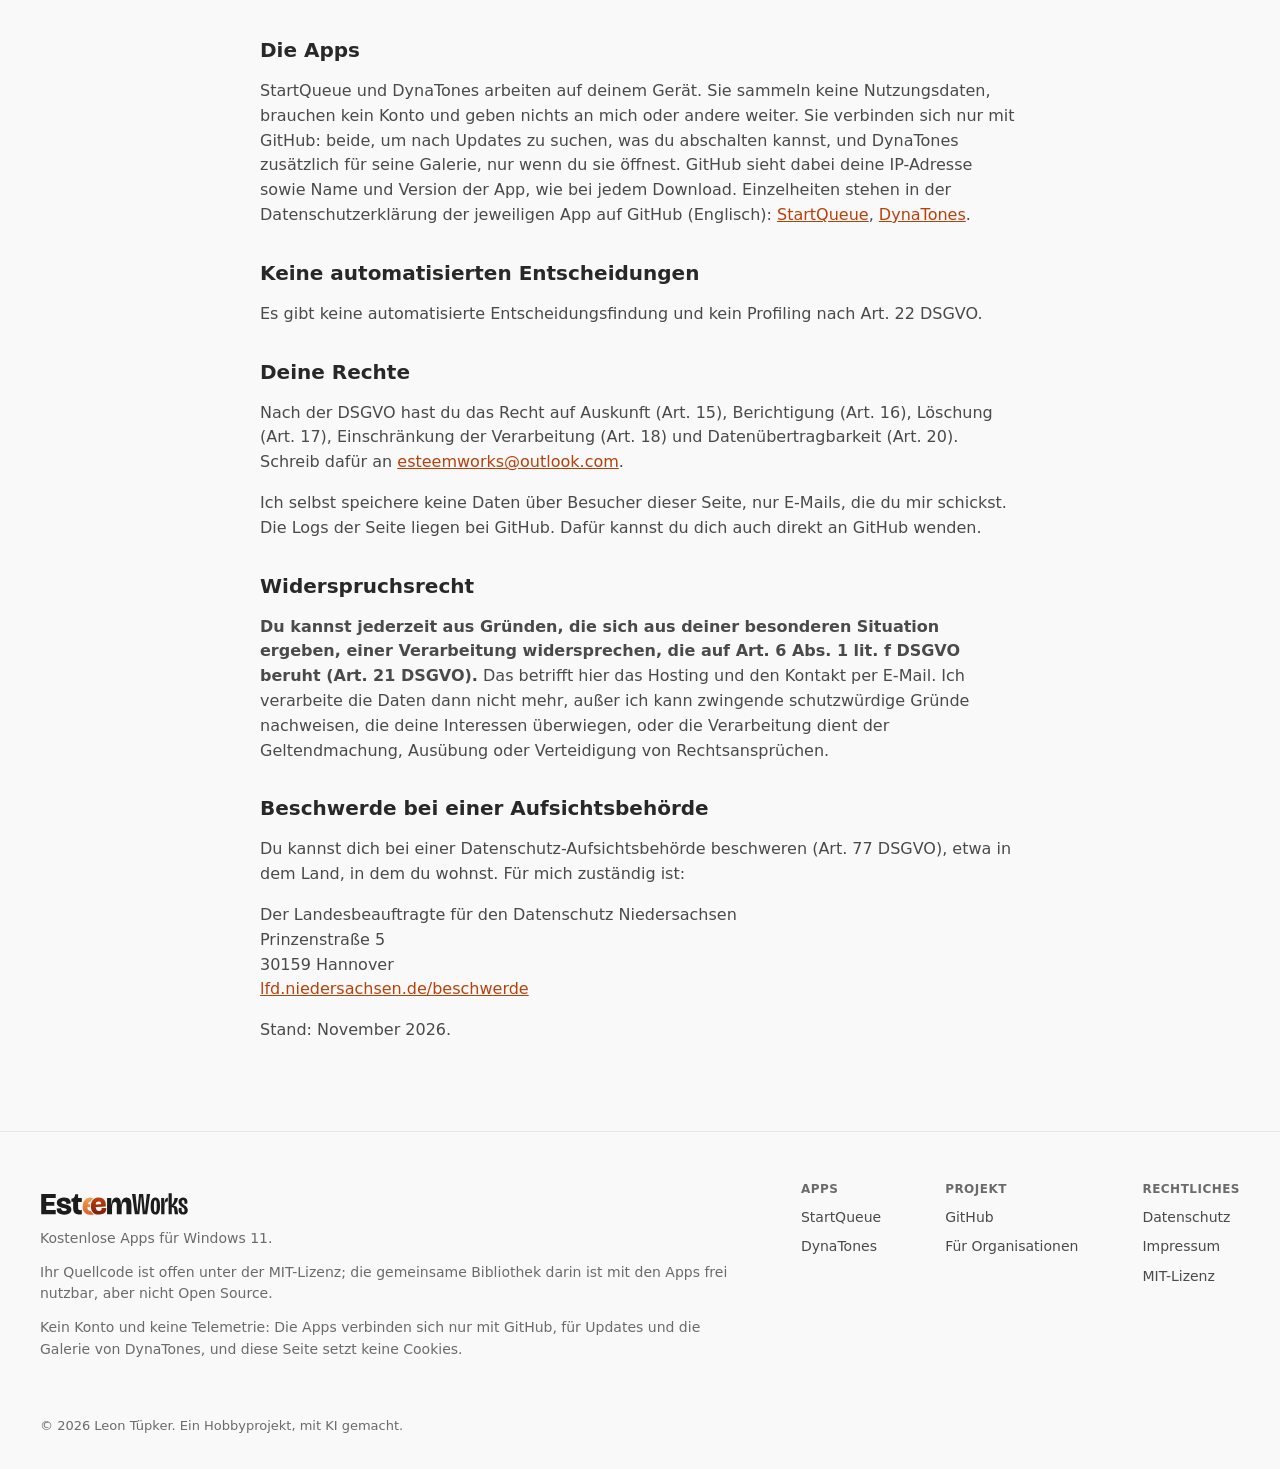
<file: de/datenschutz/index.html>
<!doctype html>
<html lang="de">
<head>
<meta charset="utf-8">
<meta name="viewport" content="width=device-width, initial-scale=1">
<meta name="color-scheme" content="light dark">
<title>Datenschutz | EsteemWorks</title>
<meta name="description" content="Wie die Website und die Apps von EsteemWorks mit deinen Daten umgehen.">
<link rel="icon" type="image/png" sizes="64x64" href="../../assets/img/favicon-64.png">
<link rel="apple-touch-icon" href="../../assets/img/apple-touch-icon.png">
<link rel="stylesheet" href="../../assets/site.css">
</head>
<body>
<div class="ew" style="background: var(--Bg); color: var(--Text2); font-family: 'Segoe UI', system-ui, sans-serif; font-size: 16px; line-height: 1.55; min-height: 100vh">

<header style="background: var(--HeroBg)">
<nav class="ew-nav" aria-label="Hauptmenü" style="max-width: 1200px; margin: 0 auto; padding: 20px 24px; display: flex; flex-wrap: wrap; align-items: center; justify-content: space-between; gap: 16px 32px">
<a href="../index.html" aria-label="EsteemWorks Startseite" style="display: flex; align-items: center"><img src="../../assets/img/esteemworks-wordmark-ember-dark.svg" alt="EsteemWorks" width="187" height="30" style="height: 30px; width: auto; display: block"></a>
<div style="display: flex; flex-wrap: wrap; align-items: center; gap: 8px 28px; font-size: 15px; font-weight: 600">
<a href="../index.html#apps">Apps</a>
<a href="../index.html#organizations">Für Organisationen</a>
<a href="https://github.com/esteemworks">GitHub</a>
<div role="group" aria-label="Sprache" style="display: inline-flex; border: 1px solid rgba(255,255,255,.24); border-radius: 6px; overflow: hidden; font-size: 13px">
<a href="../../privacy/index.html" hreflang="en" lang="en" style="padding: 4px 10px">EN</a>
<a href="index.html" hreflang="de" lang="de" aria-current="true" style="padding: 4px 10px; background: rgba(255,255,255,.12); color: #ffffff">DE</a>
</div>
</div>
</nav>
</header>
<div aria-hidden="true" style="height: 3px; background: linear-gradient(90deg, #f59f00, #e8590c, #c92a2a)"></div>

<main>
<section class="ew-legal" style="max-width: 760px; margin: 0 auto; padding: 64px 24px 88px; display: flex; flex-direction: column; gap: 16px">
<h1 style="margin: 8px 0 0; font-family: 'Bricolage Grotesque', system-ui, sans-serif; font-weight: 800; font-size: 40px; line-height: 1.1; color: var(--Text1)">Datenschutz</h1>
<p>Kurz gesagt: Diese Seite setzt keine Cookies, nutzt kein Tracking und keine Analyse und hat kein Kontaktformular. Sie lädt nichts von anderen Servern: Schriften und Bilder kommen von der Seite selbst. Einen eigenen Server betreibe ich nicht. Daten über dich fallen nur an zwei Stellen an: bei GitHub, wenn du die Seite aufrufst, und bei mir, wenn du mir eine E-Mail schreibst.</p>
<h2>Verantwortlich</h2>
<address>Leon Tüpker<br>Kantstraße 3b<br>49324 Melle<br>Deutschland<br>E-Mail: <a href="mailto:esteemworks@outlook.com">esteemworks@outlook.com</a></address>
<h2>Hosting bei GitHub Pages</h2>
<p>Diese Seite liegt bei GitHub Pages, einem Dienst der GitHub, Inc. in den USA, einem Unternehmen von Microsoft.</p>
<p>Wenn du eine Seite aufrufst, verarbeitet GitHub deine IP-Adresse und technische Daten wie Browser, aufgerufene Seite und Uhrzeit. Das ist nötig, um dir die Seite auszuliefern. Ohne deine IP-Adresse kann keine Seite bei dir ankommen. GitHub speichert die IP-Adresse außerdem in Logs, um seine Dienste sicher zu betreiben, auch wenn du nicht bei GitHub angemeldet bist. Ich bekomme diese Logs nicht zu sehen.</p>
<p>Rechtsgrundlage ist Art. 6 Abs. 1 lit. f DSGVO. Mein berechtigtes Interesse ist, diese Seite zuverlässig und sicher anzubieten, ohne selbst einen Server zu betreiben.</p>
<p>GitHub kann die Daten auch in den USA verarbeiten. Für die USA gibt es einen Angemessenheitsbeschluss der EU-Kommission, das EU-US Data Privacy Framework (Durchführungsbeschluss (EU) 2023/1795). GitHub ist danach zertifiziert.</p>
<p>Wie lange GitHub die Logs aufbewahrt, nennt GitHub nicht mit einer festen Frist. Nach GitHubs Datenschutzerklärung richtet sich das nach dem Zweck und nach gesetzlichen Pflichten. Einzelheiten stehen in der <a href="https://docs.github.com/de/site-policy/privacy-policies/github-general-privacy-statement">Datenschutzerklärung von GitHub</a> und in der <a href="https://docs.github.com/de/pages/getting-started-with-github-pages/what-is-github-pages">Beschreibung von GitHub Pages</a>.</p>
<h2>Kontakt per E-Mail</h2>
<p>Wenn du mir eine E-Mail schreibst, verarbeite ich deine E-Mail-Adresse, deinen Namen, falls du ihn angibst, und den Inhalt deiner Nachricht. Ich nutze das nur, um dir zu antworten. Rechtsgrundlage ist Art. 6 Abs. 1 lit. f DSGVO. Mein berechtigtes Interesse ist, deine Anfrage zu beantworten. Geht es um deine Datenschutzrechte, ist es Art. 6 Abs. 1 lit. c DSGVO.</p>
<p>Das Postfach liegt bei Outlook.com, einem Dienst von Microsoft. Microsoft kann E-Mails auch in den USA verarbeiten und ist ebenfalls nach dem EU-US Data Privacy Framework zertifiziert.</p>
<p>Ich lösche deine E-Mail, wenn deine Anfrage erledigt ist und ich sie nicht mehr brauche. Eine E-Mail zu schreiben ist freiwillig.</p>
<h2>Downloads und Links</h2>
<p>Die Download-Knöpfe führen zu den Releases auf GitHub. Wenn du einen anklickst, lädt dein Browser die Datei direkt von GitHub. GitHub sieht dabei deine IP-Adresse und verarbeitet sie in eigener Verantwortung, nach seiner <a href="https://docs.github.com/de/site-policy/privacy-policies/github-general-privacy-statement">Datenschutzerklärung</a>. Ich sehe auf GitHub nur, wie oft eine Datei insgesamt geladen wurde, nicht von wem.</p>
<p>Andere Links führen ebenfalls zu GitHub oder zu anderen Seiten. Dort gelten die Datenschutzregeln des jeweiligen Anbieters.</p>
<h2>Die Apps</h2>
<p>StartQueue und DynaTones arbeiten auf deinem Gerät. Sie sammeln keine Nutzungsdaten, brauchen kein Konto und geben nichts an mich oder andere weiter. Sie verbinden sich nur mit GitHub: beide, um nach Updates zu suchen, was du abschalten kannst, und DynaTones zusätzlich für seine Galerie, nur wenn du sie öffnest. GitHub sieht dabei deine IP-Adresse sowie Name und Version der App, wie bei jedem Download. Einzelheiten stehen in der Datenschutzerklärung der jeweiligen App auf GitHub (Englisch): <a href="https://github.com/esteemworks/StartQueue/blob/main/PRIVACY.md">StartQueue</a>, <a href="https://github.com/esteemworks/DynaTones/blob/main/PRIVACY.md">DynaTones</a>.</p>
<h2>Keine automatisierten Entscheidungen</h2>
<p>Es gibt keine automatisierte Entscheidungsfindung und kein Profiling nach Art. 22 DSGVO.</p>
<h2>Deine Rechte</h2>
<p>Nach der DSGVO hast du das Recht auf Auskunft (Art. 15), Berichtigung (Art. 16), Löschung (Art. 17), Einschränkung der Verarbeitung (Art. 18) und Datenübertragbarkeit (Art. 20). Schreib dafür an <a href="mailto:esteemworks@outlook.com">esteemworks@outlook.com</a>.</p>
<p>Ich selbst speichere keine Daten über Besucher dieser Seite, nur E-Mails, die du mir schickst. Die Logs der Seite liegen bei GitHub. Dafür kannst du dich auch direkt an GitHub wenden.</p>
<h2>Widerspruchsrecht</h2>
<p><strong>Du kannst jederzeit aus Gründen, die sich aus deiner besonderen Situation ergeben, einer Verarbeitung widersprechen, die auf Art. 6 Abs. 1 lit. f DSGVO beruht (Art. 21 DSGVO).</strong> Das betrifft hier das Hosting und den Kontakt per E-Mail. Ich verarbeite die Daten dann nicht mehr, außer ich kann zwingende schutzwürdige Gründe nachweisen, die deine Interessen überwiegen, oder die Verarbeitung dient der Geltendmachung, Ausübung oder Verteidigung von Rechtsansprüchen.</p>
<h2>Beschwerde bei einer Aufsichtsbehörde</h2>
<p>Du kannst dich bei einer Datenschutz-Aufsichtsbehörde beschweren (Art. 77 DSGVO), etwa in dem Land, in dem du wohnst. Für mich zuständig ist:</p>
<address>Der Landesbeauftragte für den Datenschutz Niedersachsen<br>Prinzenstraße 5<br>30159 Hannover<br><a href="https://www.lfd.niedersachsen.de/beschwerde">lfd.niedersachsen.de/beschwerde</a></address>
<p>Stand: November 2026.</p>
</section>
</main>


<footer class="ew-foot" style="background: var(--Footer); border-top: 1px solid var(--Line)">
<div style="max-width: 1200px; margin: 0 auto; padding: 48px 24px 40px; display: flex; flex-wrap: wrap; gap: 32px 64px; justify-content: space-between">
<div style="display: flex; flex-direction: column; gap: 12px; flex: 1 1 280px">
<picture><source media="(prefers-color-scheme: dark)" srcset="../../assets/img/esteemworks-wordmark-ember-dark.svg"><img src="../../assets/img/esteemworks-wordmark-ember-light.svg" alt="EsteemWorks" width="149" height="24" style="height: 24px; width: auto; display: block; align-self: flex-start"></picture>
<p style="margin: 0; font-size: 14px; color: var(--Text4)">Kostenlose Apps für Windows 11.</p>
<p style="margin: 0; font-size: 14px; color: var(--Text4)">Ihr Quellcode ist offen unter der MIT-Lizenz; die gemeinsame Bibliothek darin ist mit den Apps frei nutzbar, aber nicht Open Source.</p>
<p style="margin: 0; font-size: 14px; color: var(--Text4)">Kein Konto und keine Telemetrie: Die Apps verbinden sich nur mit GitHub, für Updates und die Galerie von DynaTones, und diese Seite setzt keine Cookies.</p>
</div>
<div style="display: flex; flex-wrap: wrap; gap: 32px 64px; font-size: 14px">
<div style="display: flex; flex-direction: column; gap: 8px">
<p style="margin: 0; font-size: 12px; font-weight: 600; letter-spacing: 0.04em; text-transform: uppercase; color: var(--Text4)">Apps</p>
<a href="../startqueue/index.html">StartQueue</a>
<a href="../dynatones/index.html">DynaTones</a>
</div>
<div style="display: flex; flex-direction: column; gap: 8px">
<p style="margin: 0; font-size: 12px; font-weight: 600; letter-spacing: 0.04em; text-transform: uppercase; color: var(--Text4)">Projekt</p>
<a href="https://github.com/esteemworks">GitHub</a>
<a href="../index.html#organizations">Für Organisationen</a>
</div>
<div style="display: flex; flex-direction: column; gap: 8px">
<p style="margin: 0; font-size: 12px; font-weight: 600; letter-spacing: 0.04em; text-transform: uppercase; color: var(--Text4)">Rechtliches</p>
<a href="index.html">Datenschutz</a>
<a href="../impressum/index.html">Impressum</a>
<a href="https://github.com/esteemworks/StartQueue/blob/main/LICENSE">MIT-Lizenz</a>
</div>
</div>
</div>
<div style="max-width: 1200px; margin: 0 auto; padding: 16px 24px 32px; font-size: 13px; color: var(--Text4)">© 2026 Leon Tüpker. Ein Hobbyprojekt, mit KI gemacht.</div>
</footer>

</div>
</body>
</html>
</file>
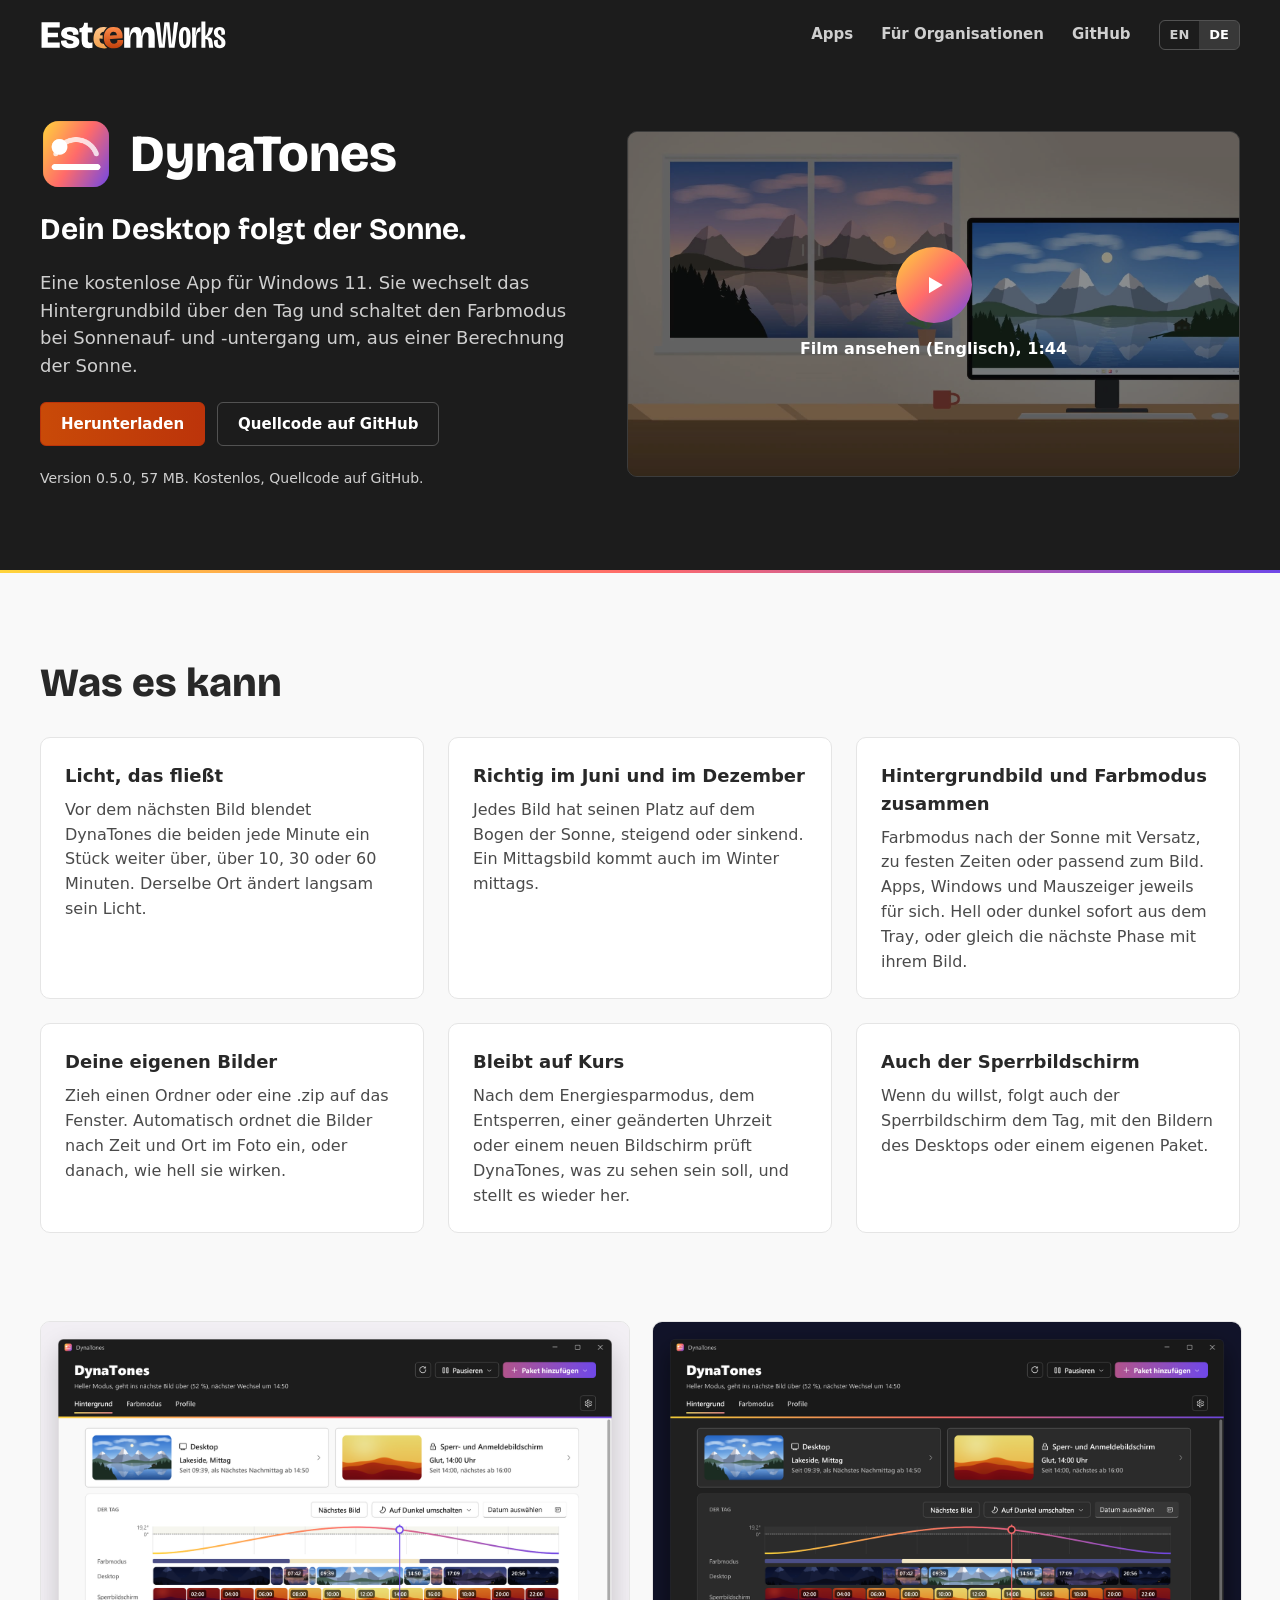
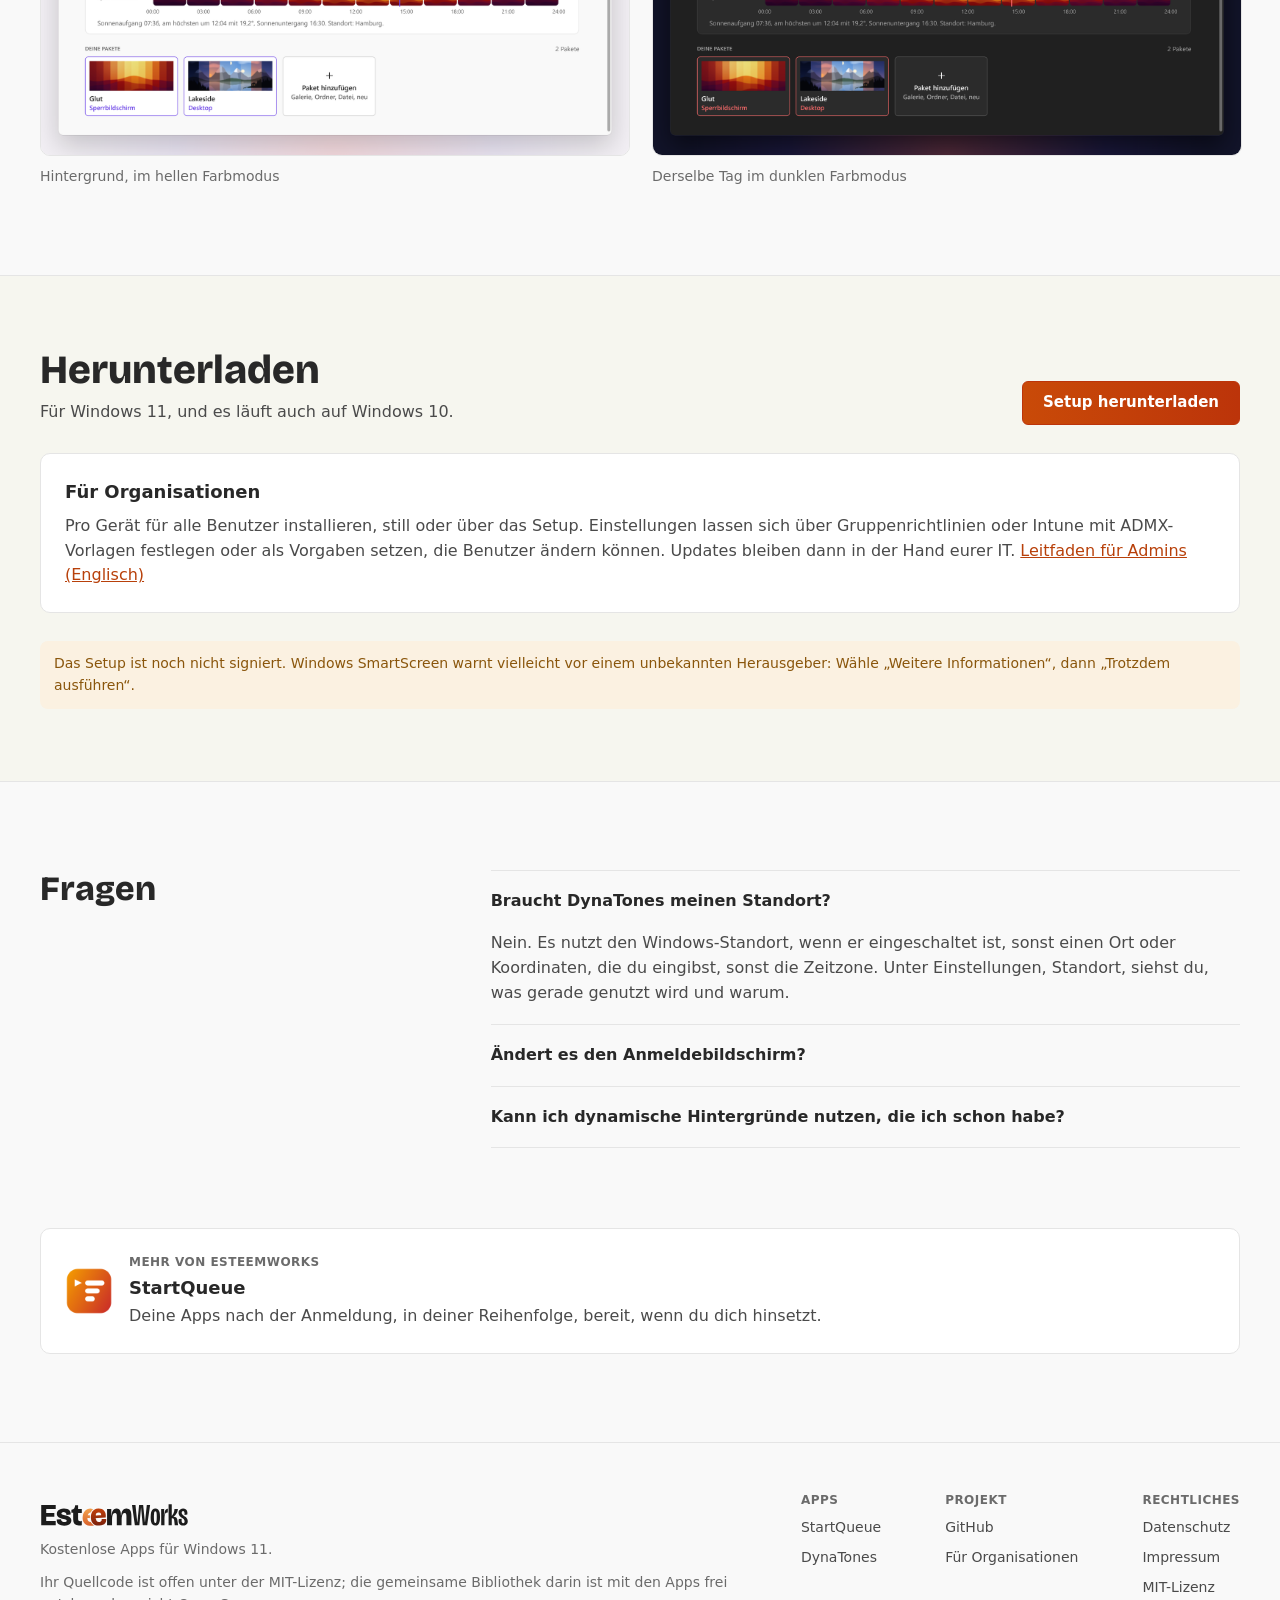
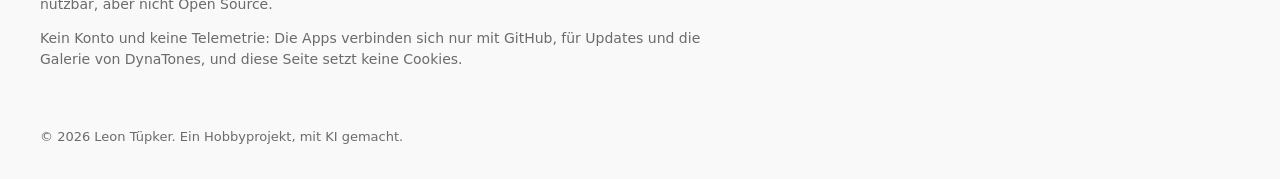
<file: de/dynatones/index.html>
<!doctype html>
<html lang="de">
<head>
<meta charset="utf-8">
<meta name="viewport" content="width=device-width, initial-scale=1">
<meta name="color-scheme" content="light dark">
<title>DynaTones: Hintergrundbild und Farbmodus nach der Sonne | EsteemWorks</title>
<meta name="description" content="Eine kostenlose App für Windows 11. Sie wechselt das Hintergrundbild über den Tag und schaltet den Farbmodus bei Sonnenauf- und -untergang um, aus einer Berechnung der Sonne.">
<link rel="icon" type="image/png" sizes="64x64" href="../../assets/img/favicon-64.png">
<link rel="apple-touch-icon" href="../../assets/img/apple-touch-icon.png">
<link rel="stylesheet" href="../../assets/site.css">
</head>
<body>
<div class="ew" style="background: var(--Bg); color: var(--Text2); font-family: 'Segoe UI', system-ui, sans-serif; font-size: 16px; line-height: 1.55; min-height: 100vh">

<header style="background: var(--HeroBg)">
<nav class="ew-nav" aria-label="Hauptmenü" style="max-width: 1200px; margin: 0 auto; padding: 20px 24px; display: flex; flex-wrap: wrap; align-items: center; justify-content: space-between; gap: 16px 32px">
<a href="../index.html" aria-label="EsteemWorks Startseite" style="display: flex; align-items: center"><img src="../../assets/img/esteemworks-wordmark-ember-dark.svg" alt="EsteemWorks" width="187" height="30" style="height: 30px; width: auto; display: block"></a>
<div style="display: flex; flex-wrap: wrap; align-items: center; gap: 8px 28px; font-size: 15px; font-weight: 600">
<a href="../index.html#apps">Apps</a>
<a href="../index.html#organizations">Für Organisationen</a>
<a href="https://github.com/esteemworks">GitHub</a>
<div role="group" aria-label="Sprache" style="display: inline-flex; border: 1px solid rgba(255,255,255,.24); border-radius: 6px; overflow: hidden; font-size: 13px">
<a href="../../dynatones/index.html" hreflang="en" lang="en" style="padding: 4px 10px">EN</a>
<a href="index.html" hreflang="de" lang="de" aria-current="true" style="padding: 4px 10px; background: rgba(255,255,255,.12); color: #ffffff">DE</a>
</div>
</div>
</nav>

<section style="max-width: 1200px; margin: 0 auto; padding: 48px 24px 80px; display: flex; flex-wrap: wrap; align-items: center; gap: 48px 56px">
<div style="flex: 1 1 440px; min-width: 0; display: flex; flex-direction: column; gap: 22px">
<div style="display: flex; align-items: center; gap: 18px">
<img src="../../assets/img/dynatones-icon.png" alt="" width="72" height="72" style="width: 72px; height: 72px">
<h1 style="margin: 0; font-family: 'Bricolage Grotesque', system-ui, sans-serif; font-weight: 800; font-size: clamp(38px, 4.4vw, 52px); line-height: 1; color: #ffffff">DynaTones</h1>
</div>
<p style="margin: 0; font-family: 'Bricolage Grotesque', system-ui, sans-serif; font-weight: 700; font-size: 30px; line-height: 1.15; color: #ffffff">Dein Desktop folgt der Sonne.</p>
<p style="margin: 0; font-size: 18px; color: #cfcfcf; max-width: 32em">Eine kostenlose App für Windows 11. Sie wechselt das Hintergrundbild über den Tag und schaltet den Farbmodus bei Sonnenauf- und -untergang um, aus einer Berechnung der Sonne.</p>
<div style="display: flex; flex-wrap: wrap; gap: 12px">
<a class="ew-btn ew-btn-primary" href="#download">Herunterladen</a>
<a class="ew-btn ew-btn-hero" href="https://github.com/esteemworks/DynaTones">Quellcode auf GitHub</a>
</div>
<p style="margin: 0; font-size: 14px; color: #cfcfcf">Version 0.5.0, 57 MB. Kostenlos, Quellcode auf GitHub.</p>
</div>
<a class="ew-play" href="../../assets/video/dynatones-film.mp4" data-video="DynaTones-Film" style="flex: 1 1 520px; min-width: 0; position: relative; display: block; border-radius: 10px; overflow: hidden; border: 1px solid rgba(255,255,255,.14); text-decoration: none">
<img src="../../assets/video/dynatones-film.jpg" alt="" width="1920" height="1080" style="display: block; width: 100%; height: auto">
<span style="position: absolute; inset: 0; background: rgba(0,0,0,.42); display: flex; flex-direction: column; align-items: center; justify-content: center; gap: 14px">
<span class="ew-play-dot" style="width: 76px; height: 76px; border-radius: 50%; background: linear-gradient(135deg, #ffd43b, #ff6b6b, #7048e8); display: flex; align-items: center; justify-content: center; transition: transform .15s">
<svg aria-hidden="true" width="30" height="30" viewBox="0 0 24 24" fill="#ffffff"><path d="M8 5.5v13l11-6.5z"></path></svg>
</span>
<span style="font-size: 16px; font-weight: 600; color: #ffffff">Film ansehen (Englisch), 1:44</span>
</span>
</a>
</section>
</header>
<div aria-hidden="true" style="height: 3px; background: linear-gradient(90deg, #ffd43b, #ff6b6b, #7048e8)"></div>

<main>
<section style="max-width: 1200px; margin: 0 auto; padding: 88px 24px 40px; display: flex; flex-direction: column; gap: 32px">
<h2 style="margin: 0; font-family: 'Bricolage Grotesque', system-ui, sans-serif; font-weight: 800; font-size: 40px; line-height: 1.1; color: var(--Text1)">Was es kann</h2>
<div style="display: grid; grid-template-columns: repeat(auto-fit, minmax(min(100%, 330px), 1fr)); gap: 24px">
<div style="background: var(--Surface); border: 1px solid var(--Line); border-radius: 10px; padding: 24px; display: flex; flex-direction: column; gap: 8px">
<h3 style="margin: 0; font-size: 18px; font-weight: 700; color: var(--Text1)">Licht, das fließt</h3>
<p style="margin: 0; color: var(--Text3)">Vor dem nächsten Bild blendet DynaTones die beiden jede Minute ein Stück weiter über, über 10, 30 oder 60 Minuten. Derselbe Ort ändert langsam sein Licht.</p>
</div>
<div style="background: var(--Surface); border: 1px solid var(--Line); border-radius: 10px; padding: 24px; display: flex; flex-direction: column; gap: 8px">
<h3 style="margin: 0; font-size: 18px; font-weight: 700; color: var(--Text1)">Richtig im Juni und im Dezember</h3>
<p style="margin: 0; color: var(--Text3)">Jedes Bild hat seinen Platz auf dem Bogen der Sonne, steigend oder sinkend. Ein Mittagsbild kommt auch im Winter mittags.</p>
</div>
<div style="background: var(--Surface); border: 1px solid var(--Line); border-radius: 10px; padding: 24px; display: flex; flex-direction: column; gap: 8px">
<h3 style="margin: 0; font-size: 18px; font-weight: 700; color: var(--Text1)">Hintergrundbild und Farbmodus zusammen</h3>
<p style="margin: 0; color: var(--Text3)">Farbmodus nach der Sonne mit Versatz, zu festen Zeiten oder passend zum Bild. Apps, Windows und Mauszeiger jeweils für sich. Hell oder dunkel sofort aus dem Tray, oder gleich die nächste Phase mit ihrem Bild.</p>
</div>
<div style="background: var(--Surface); border: 1px solid var(--Line); border-radius: 10px; padding: 24px; display: flex; flex-direction: column; gap: 8px">
<h3 style="margin: 0; font-size: 18px; font-weight: 700; color: var(--Text1)">Deine eigenen Bilder</h3>
<p style="margin: 0; color: var(--Text3)">Zieh einen Ordner oder eine .zip auf das Fenster. Automatisch ordnet die Bilder nach Zeit und Ort im Foto ein, oder danach, wie hell sie wirken.</p>
</div>
<div style="background: var(--Surface); border: 1px solid var(--Line); border-radius: 10px; padding: 24px; display: flex; flex-direction: column; gap: 8px">
<h3 style="margin: 0; font-size: 18px; font-weight: 700; color: var(--Text1)">Bleibt auf Kurs</h3>
<p style="margin: 0; color: var(--Text3)">Nach dem Energiesparmodus, dem Entsperren, einer geänderten Uhrzeit oder einem neuen Bildschirm prüft DynaTones, was zu sehen sein soll, und stellt es wieder her.</p>
</div>
<div style="background: var(--Surface); border: 1px solid var(--Line); border-radius: 10px; padding: 24px; display: flex; flex-direction: column; gap: 8px">
<h3 style="margin: 0; font-size: 18px; font-weight: 700; color: var(--Text1)">Auch der Sperrbildschirm</h3>
<p style="margin: 0; color: var(--Text3)">Wenn du willst, folgt auch der Sperrbildschirm dem Tag, mit den Bildern des Desktops oder einem eigenen Paket.</p>
</div>
</div>
</section>

<section style="max-width: 1200px; margin: 0 auto; padding: 48px 24px 88px; display: grid; grid-template-columns: repeat(auto-fit, minmax(min(100%, 480px), 1fr)); gap: 24px">
<figure style="margin: 0; display: flex; flex-direction: column; gap: 10px">
<img src="../../assets/img/dynatones-light-de.png" alt="DynaTones, der Tab Hintergrund im hellen Farbmodus" width="1600" height="1176" style="display: block; width: 100%; height: auto; border-radius: 10px; border: 1px solid var(--Line)">
<figcaption style="font-size: 14px; color: var(--Text4)">Hintergrund, im hellen Farbmodus</figcaption>
</figure>
<figure style="margin: 0; display: flex; flex-direction: column; gap: 10px">
<img src="../../assets/img/dynatones-dark-de.png" alt="DynaTones, der Tab Hintergrund im dunklen Farbmodus" width="1600" height="1176" style="display: block; width: 100%; height: auto; border-radius: 10px; border: 1px solid var(--Line)">
<figcaption style="font-size: 14px; color: var(--Text4)">Derselbe Tag im dunklen Farbmodus</figcaption>
</figure>
</section>

<section id="download" style="background: var(--Surface2); border-top: 1px solid var(--Line); border-bottom: 1px solid var(--Line)">
<div style="max-width: 1200px; margin: 0 auto; padding: 72px 24px; display: flex; flex-direction: column; gap: 28px">
<div style="display: flex; flex-wrap: wrap; align-items: flex-end; justify-content: space-between; gap: 20px">
<div style="display: flex; flex-direction: column; gap: 8px">
<h2 style="margin: 0; font-family: 'Bricolage Grotesque', system-ui, sans-serif; font-weight: 800; font-size: 40px; line-height: 1.1; color: var(--Text1)">Herunterladen</h2>
<p style="margin: 0; color: var(--Text3)">Für Windows 11, und es läuft auch auf Windows 10.</p>
</div>
<a class="ew-btn ew-btn-primary" href="https://github.com/esteemworks/DynaTones/releases/latest">Setup herunterladen</a>
</div>
<div style="background: var(--Surface); border: 1px solid var(--Line); border-radius: 10px; padding: 24px; display: flex; flex-direction: column; gap: 8px">
<h3 style="margin: 0; font-size: 18px; font-weight: 700; color: var(--Text1)">Für Organisationen</h3>
<p style="margin: 0; color: var(--Text3)">Pro Gerät für alle Benutzer installieren, still oder über das Setup. Einstellungen lassen sich über Gruppenrichtlinien oder Intune mit ADMX-Vorlagen festlegen oder als Vorgaben setzen, die Benutzer ändern können. Updates bleiben dann in der Hand eurer IT. <a href="https://github.com/esteemworks/DynaTones/blob/main/docs/ADMIN.md">Leitfaden für Admins (Englisch)</a></p>
</div>
<p role="note" style="margin: 0; padding: 12px 14px; border-radius: 8px; background: var(--WarnBg); color: var(--WarnText); font-size: 14px">Das Setup ist noch nicht signiert. Windows SmartScreen warnt vielleicht vor einem unbekannten Herausgeber: Wähle „Weitere Informationen“, dann „Trotzdem ausführen“.</p>
</div>
</section>

<section style="max-width: 1200px; margin: 0 auto; padding: 88px 24px 40px; display: flex; flex-wrap: wrap; gap: 32px 56px">
<div style="flex: 1 1 300px; min-width: 0">
<h2 style="margin: 0; font-family: 'Bricolage Grotesque', system-ui, sans-serif; font-weight: 800; font-size: 34px; line-height: 1.12; color: var(--Text1)">Fragen</h2>
</div>
<div class="ew-faq" style="flex: 2 1 560px; min-width: 0; border-top: 1px solid var(--Line)">
<details open style="border-bottom: 1px solid var(--Line)">
<summary>Braucht DynaTones meinen Standort?</summary>
<p style="margin: 0 0 18px; color: var(--Text3)">Nein. Es nutzt den Windows-Standort, wenn er eingeschaltet ist, sonst einen Ort oder Koordinaten, die du eingibst, sonst die Zeitzone. Unter Einstellungen, Standort, siehst du, was gerade genutzt wird und warum.</p>
</details>
<details style="border-bottom: 1px solid var(--Line)">
<summary>Ändert es den Anmeldebildschirm?</summary>
<p style="margin: 0 0 18px; color: var(--Text3)">Nein. Es ändert deinen Sperrbildschirm, wenn du das möchtest. Für den Bildschirm vor der Anmeldung braucht es eine Richtlinie des Geräts.</p>
</details>
<details style="border-bottom: 1px solid var(--Line)">
<summary>Kann ich dynamische Hintergründe nutzen, die ich schon habe?</summary>
<p style="margin: 0 0 18px; color: var(--Text3)">Ja. Ein Ordner mit Bildern, eine .zip oder ein .ddw-Design wird zum Paket, per Knopf oder indem du es auf das Fenster ziehst.</p>
</details>
</div>
</section>

<section style="max-width: 1200px; margin: 0 auto; padding: 40px 24px 88px; display: grid; grid-template-columns: repeat(auto-fit, minmax(min(100%, 480px), 1fr)); gap: 24px">
<a href="../startqueue/index.html" style="background: var(--Surface); border: 1px solid var(--Line); border-radius: 10px; padding: 24px; display: flex; align-items: center; gap: 16px; text-decoration: none; color: var(--Text3)">
<img src="../../assets/img/startqueue-icon.png" alt="" width="48" height="48" style="width: 48px; height: 48px; flex-shrink: 0">
<span style="display: flex; flex-direction: column; gap: 2px">
<span style="font-size: 12px; font-weight: 600; letter-spacing: 0.04em; text-transform: uppercase; color: var(--Text4)">Mehr von EsteemWorks</span>
<span style="font-size: 18px; font-weight: 700; color: var(--Text1)">StartQueue</span>
<span>Deine Apps nach der Anmeldung, in deiner Reihenfolge, bereit, wenn du dich hinsetzt.</span>
</span>
</a>
</section>
</main>


<footer class="ew-foot" style="background: var(--Footer); border-top: 1px solid var(--Line)">
<div style="max-width: 1200px; margin: 0 auto; padding: 48px 24px 40px; display: flex; flex-wrap: wrap; gap: 32px 64px; justify-content: space-between">
<div style="display: flex; flex-direction: column; gap: 12px; flex: 1 1 280px">
<picture><source media="(prefers-color-scheme: dark)" srcset="../../assets/img/esteemworks-wordmark-ember-dark.svg"><img src="../../assets/img/esteemworks-wordmark-ember-light.svg" alt="EsteemWorks" width="149" height="24" style="height: 24px; width: auto; display: block; align-self: flex-start"></picture>
<p style="margin: 0; font-size: 14px; color: var(--Text4)">Kostenlose Apps für Windows 11.</p>
<p style="margin: 0; font-size: 14px; color: var(--Text4)">Ihr Quellcode ist offen unter der MIT-Lizenz; die gemeinsame Bibliothek darin ist mit den Apps frei nutzbar, aber nicht Open Source.</p>
<p style="margin: 0; font-size: 14px; color: var(--Text4)">Kein Konto und keine Telemetrie: Die Apps verbinden sich nur mit GitHub, für Updates und die Galerie von DynaTones, und diese Seite setzt keine Cookies.</p>
</div>
<div style="display: flex; flex-wrap: wrap; gap: 32px 64px; font-size: 14px">
<div style="display: flex; flex-direction: column; gap: 8px">
<p style="margin: 0; font-size: 12px; font-weight: 600; letter-spacing: 0.04em; text-transform: uppercase; color: var(--Text4)">Apps</p>
<a href="../startqueue/index.html">StartQueue</a>
<a href="index.html">DynaTones</a>
</div>
<div style="display: flex; flex-direction: column; gap: 8px">
<p style="margin: 0; font-size: 12px; font-weight: 600; letter-spacing: 0.04em; text-transform: uppercase; color: var(--Text4)">Projekt</p>
<a href="https://github.com/esteemworks">GitHub</a>
<a href="../index.html#organizations">Für Organisationen</a>
</div>
<div style="display: flex; flex-direction: column; gap: 8px">
<p style="margin: 0; font-size: 12px; font-weight: 600; letter-spacing: 0.04em; text-transform: uppercase; color: var(--Text4)">Rechtliches</p>
<a href="../datenschutz/index.html">Datenschutz</a>
<a href="../impressum/index.html">Impressum</a>
<a href="https://github.com/esteemworks/StartQueue/blob/main/LICENSE">MIT-Lizenz</a>
</div>
</div>
</div>
<div style="max-width: 1200px; margin: 0 auto; padding: 16px 24px 32px; font-size: 13px; color: var(--Text4)">© 2026 Leon Tüpker. Ein Hobbyprojekt, mit KI gemacht.</div>
</footer>

</div>
<script>
document.querySelectorAll('a[data-video]').forEach(function (a) {
  a.addEventListener('click', function (e) {
    e.preventDefault();
    var v = document.createElement('video');
    v.src = a.getAttribute('href');
    v.poster = a.querySelector('img').getAttribute('src');
    v.controls = true; v.autoplay = true; v.playsInline = true; v.preload = 'auto';
    v.setAttribute('aria-label', a.getAttribute('data-video'));
    v.style.cssText = 'display:block;width:100%;height:auto;aspect-ratio:16/9;min-width:0;border-radius:10px;border:1px solid rgba(255,255,255,.14);background:#000';
    if (a.style.flex) { v.style.flex = a.style.flex; }
    a.replaceWith(v);
    v.play().catch(function () {});
  });
});
</script>
</body>
</html>
</file>
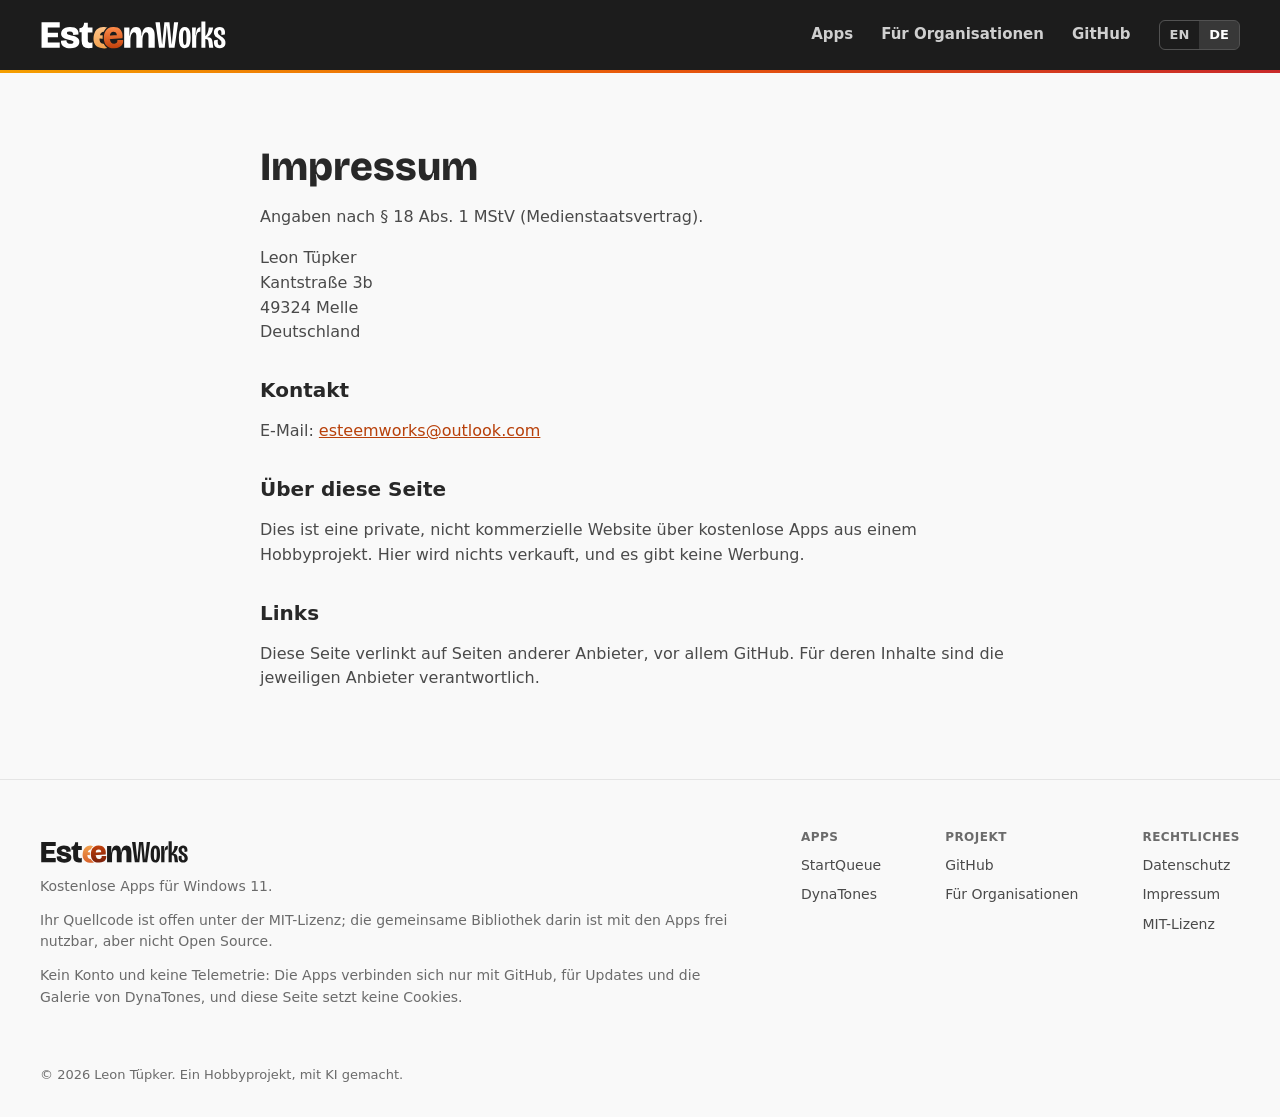
<file: de/impressum/index.html>
<!doctype html>
<html lang="de">
<head>
<meta charset="utf-8">
<meta name="viewport" content="width=device-width, initial-scale=1">
<meta name="color-scheme" content="light dark">
<title>Impressum | EsteemWorks</title>
<meta name="description" content="Impressum der Website von EsteemWorks.">
<link rel="icon" type="image/png" sizes="64x64" href="../../assets/img/favicon-64.png">
<link rel="apple-touch-icon" href="../../assets/img/apple-touch-icon.png">
<link rel="stylesheet" href="../../assets/site.css">
</head>
<body>
<div class="ew" style="background: var(--Bg); color: var(--Text2); font-family: 'Segoe UI', system-ui, sans-serif; font-size: 16px; line-height: 1.55; min-height: 100vh">

<header style="background: var(--HeroBg)">
<nav class="ew-nav" aria-label="Hauptmenü" style="max-width: 1200px; margin: 0 auto; padding: 20px 24px; display: flex; flex-wrap: wrap; align-items: center; justify-content: space-between; gap: 16px 32px">
<a href="../index.html" aria-label="EsteemWorks Startseite" style="display: flex; align-items: center"><img src="../../assets/img/esteemworks-wordmark-ember-dark.svg" alt="EsteemWorks" width="187" height="30" style="height: 30px; width: auto; display: block"></a>
<div style="display: flex; flex-wrap: wrap; align-items: center; gap: 8px 28px; font-size: 15px; font-weight: 600">
<a href="../index.html#apps">Apps</a>
<a href="../index.html#organizations">Für Organisationen</a>
<a href="https://github.com/esteemworks">GitHub</a>
<div role="group" aria-label="Sprache" style="display: inline-flex; border: 1px solid rgba(255,255,255,.24); border-radius: 6px; overflow: hidden; font-size: 13px">
<a href="../../imprint/index.html" hreflang="en" lang="en" style="padding: 4px 10px">EN</a>
<a href="index.html" hreflang="de" lang="de" aria-current="true" style="padding: 4px 10px; background: rgba(255,255,255,.12); color: #ffffff">DE</a>
</div>
</div>
</nav>
</header>
<div aria-hidden="true" style="height: 3px; background: linear-gradient(90deg, #f59f00, #e8590c, #c92a2a)"></div>

<main>
<section class="ew-legal" style="max-width: 760px; margin: 0 auto; padding: 64px 24px 88px; display: flex; flex-direction: column; gap: 16px">
<h1 style="margin: 8px 0 0; font-family: 'Bricolage Grotesque', system-ui, sans-serif; font-weight: 800; font-size: 40px; line-height: 1.1; color: var(--Text1)">Impressum</h1>
<p>Angaben nach § 18 Abs. 1 MStV (Medienstaatsvertrag).</p>
<address>Leon Tüpker<br>Kantstraße 3b<br>49324 Melle<br>Deutschland</address>
<h2>Kontakt</h2>
<p>E-Mail: <a href="mailto:esteemworks@outlook.com">esteemworks@outlook.com</a></p>
<h2>Über diese Seite</h2>
<p>Dies ist eine private, nicht kommerzielle Website über kostenlose Apps aus einem Hobbyprojekt. Hier wird nichts verkauft, und es gibt keine Werbung.</p>
<h2>Links</h2>
<p>Diese Seite verlinkt auf Seiten anderer Anbieter, vor allem GitHub. Für deren Inhalte sind die jeweiligen Anbieter verantwortlich.</p>
</section>
</main>


<footer class="ew-foot" style="background: var(--Footer); border-top: 1px solid var(--Line)">
<div style="max-width: 1200px; margin: 0 auto; padding: 48px 24px 40px; display: flex; flex-wrap: wrap; gap: 32px 64px; justify-content: space-between">
<div style="display: flex; flex-direction: column; gap: 12px; flex: 1 1 280px">
<picture><source media="(prefers-color-scheme: dark)" srcset="../../assets/img/esteemworks-wordmark-ember-dark.svg"><img src="../../assets/img/esteemworks-wordmark-ember-light.svg" alt="EsteemWorks" width="149" height="24" style="height: 24px; width: auto; display: block; align-self: flex-start"></picture>
<p style="margin: 0; font-size: 14px; color: var(--Text4)">Kostenlose Apps für Windows 11.</p>
<p style="margin: 0; font-size: 14px; color: var(--Text4)">Ihr Quellcode ist offen unter der MIT-Lizenz; die gemeinsame Bibliothek darin ist mit den Apps frei nutzbar, aber nicht Open Source.</p>
<p style="margin: 0; font-size: 14px; color: var(--Text4)">Kein Konto und keine Telemetrie: Die Apps verbinden sich nur mit GitHub, für Updates und die Galerie von DynaTones, und diese Seite setzt keine Cookies.</p>
</div>
<div style="display: flex; flex-wrap: wrap; gap: 32px 64px; font-size: 14px">
<div style="display: flex; flex-direction: column; gap: 8px">
<p style="margin: 0; font-size: 12px; font-weight: 600; letter-spacing: 0.04em; text-transform: uppercase; color: var(--Text4)">Apps</p>
<a href="../startqueue/index.html">StartQueue</a>
<a href="../dynatones/index.html">DynaTones</a>
</div>
<div style="display: flex; flex-direction: column; gap: 8px">
<p style="margin: 0; font-size: 12px; font-weight: 600; letter-spacing: 0.04em; text-transform: uppercase; color: var(--Text4)">Projekt</p>
<a href="https://github.com/esteemworks">GitHub</a>
<a href="../index.html#organizations">Für Organisationen</a>
</div>
<div style="display: flex; flex-direction: column; gap: 8px">
<p style="margin: 0; font-size: 12px; font-weight: 600; letter-spacing: 0.04em; text-transform: uppercase; color: var(--Text4)">Rechtliches</p>
<a href="../datenschutz/index.html">Datenschutz</a>
<a href="index.html">Impressum</a>
<a href="https://github.com/esteemworks/StartQueue/blob/main/LICENSE">MIT-Lizenz</a>
</div>
</div>
</div>
<div style="max-width: 1200px; margin: 0 auto; padding: 16px 24px 32px; font-size: 13px; color: var(--Text4)">© 2026 Leon Tüpker. Ein Hobbyprojekt, mit KI gemacht.</div>
</footer>

</div>
</body>
</html>
</file>
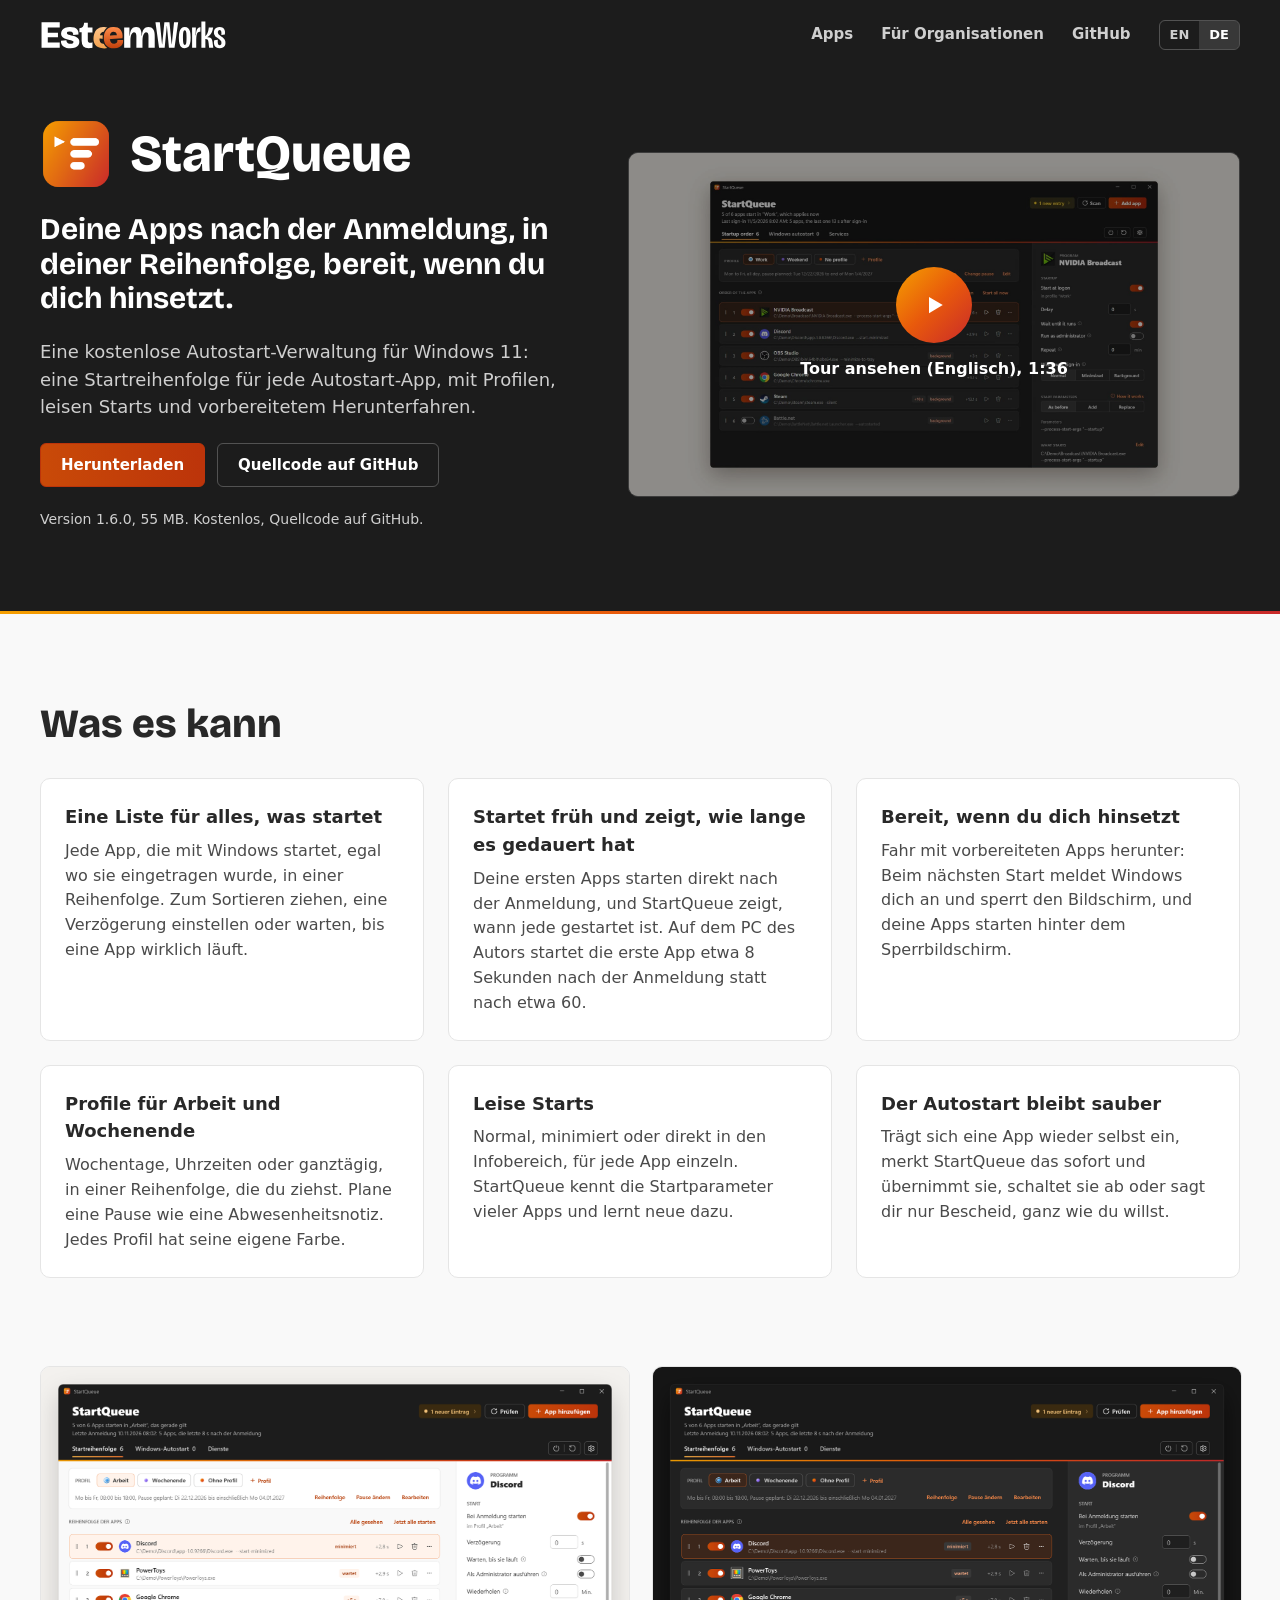
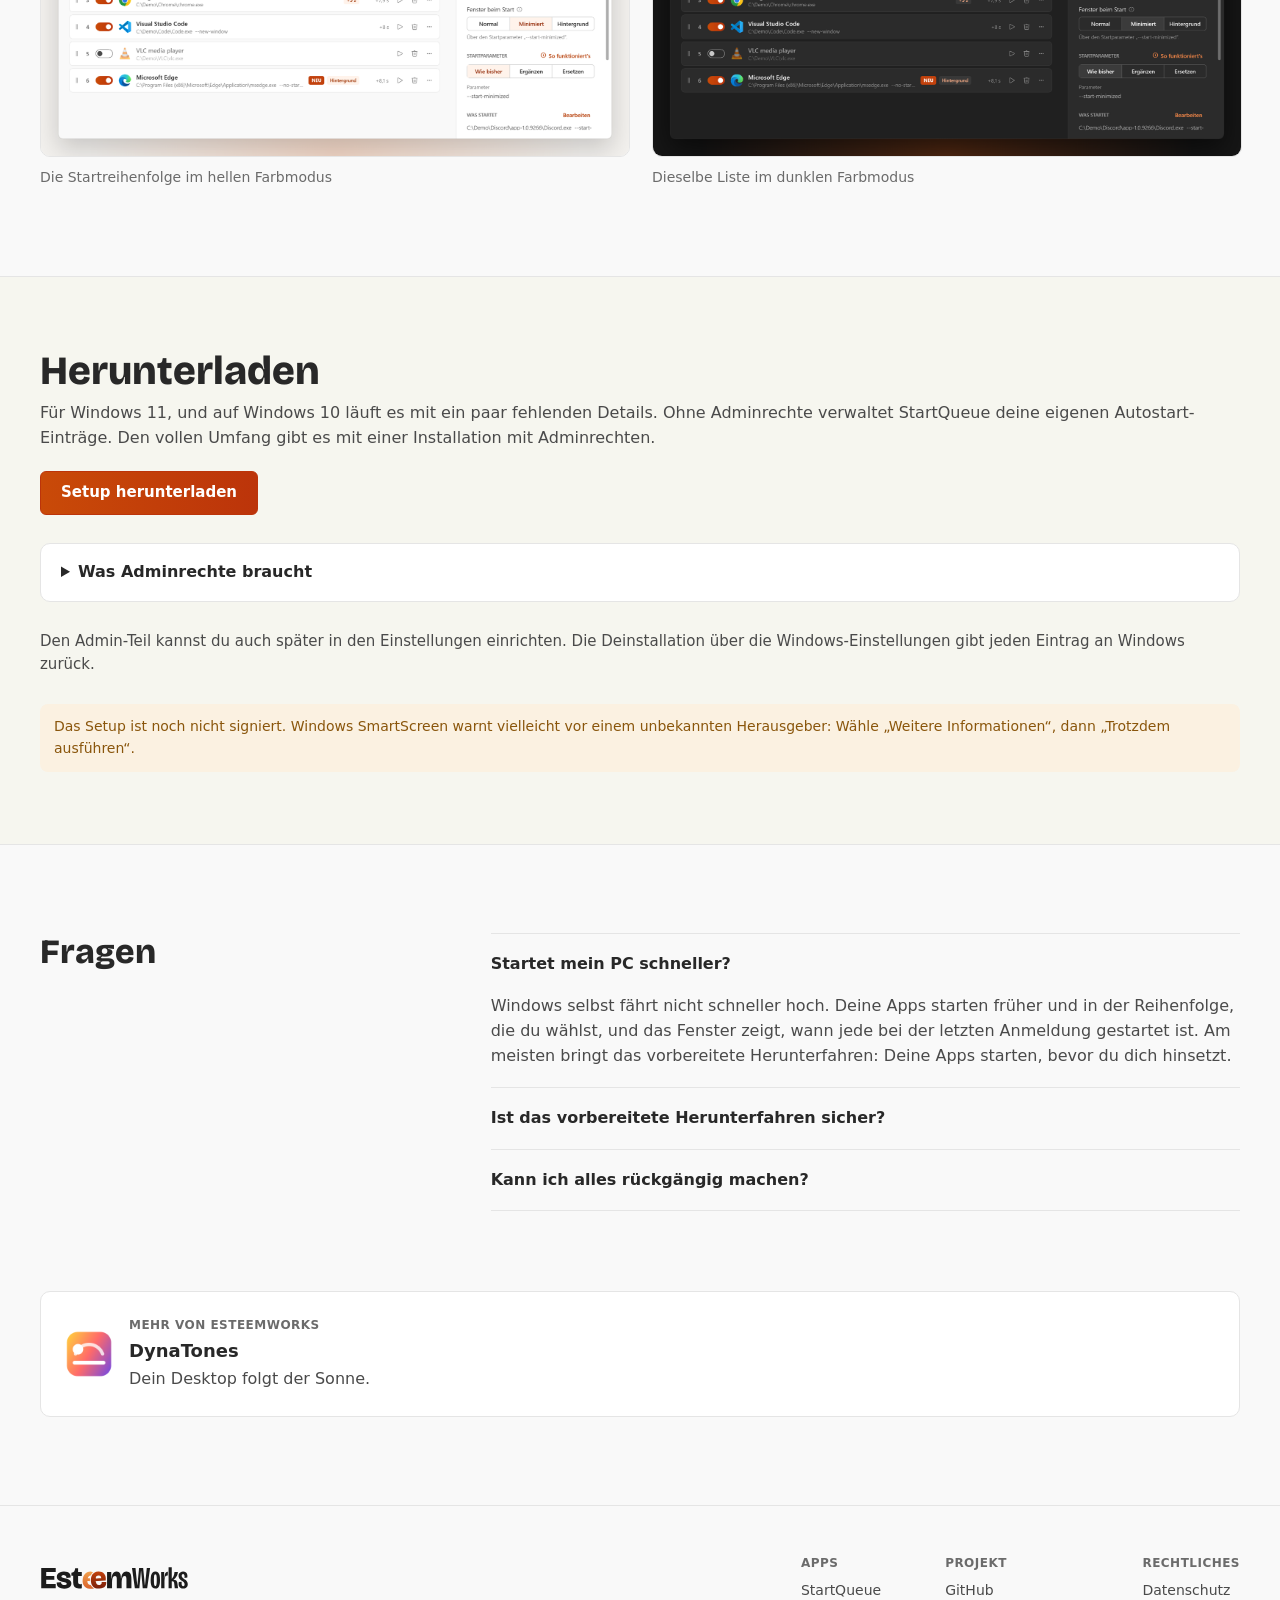
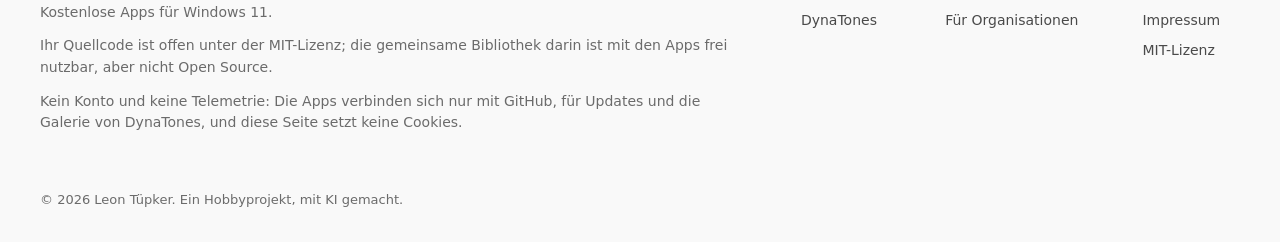
<file: de/startqueue/index.html>
<!doctype html>
<html lang="de">
<head>
<meta charset="utf-8">
<meta name="viewport" content="width=device-width, initial-scale=1">
<meta name="color-scheme" content="light dark">
<title>StartQueue: Autostart-Verwaltung für Windows 11 | EsteemWorks</title>
<meta name="description" content="Eine kostenlose Autostart-Verwaltung für Windows 11: eine Startreihenfolge für jede Autostart-App, mit Profilen, leisen Starts und vorbereitetem Herunterfahren.">
<link rel="icon" type="image/png" sizes="64x64" href="../../assets/img/favicon-64.png">
<link rel="apple-touch-icon" href="../../assets/img/apple-touch-icon.png">
<link rel="stylesheet" href="../../assets/site.css">
</head>
<body>
<div class="ew" style="background: var(--Bg); color: var(--Text2); font-family: 'Segoe UI', system-ui, sans-serif; font-size: 16px; line-height: 1.55; min-height: 100vh">

<header style="background: var(--HeroBg)">
<nav class="ew-nav" aria-label="Hauptmenü" style="max-width: 1200px; margin: 0 auto; padding: 20px 24px; display: flex; flex-wrap: wrap; align-items: center; justify-content: space-between; gap: 16px 32px">
<a href="../index.html" aria-label="EsteemWorks Startseite" style="display: flex; align-items: center"><img src="../../assets/img/esteemworks-wordmark-ember-dark.svg" alt="EsteemWorks" width="187" height="30" style="height: 30px; width: auto; display: block"></a>
<div style="display: flex; flex-wrap: wrap; align-items: center; gap: 8px 28px; font-size: 15px; font-weight: 600">
<a href="../index.html#apps">Apps</a>
<a href="../index.html#organizations">Für Organisationen</a>
<a href="https://github.com/esteemworks">GitHub</a>
<div role="group" aria-label="Sprache" style="display: inline-flex; border: 1px solid rgba(255,255,255,.24); border-radius: 6px; overflow: hidden; font-size: 13px">
<a href="../../startqueue/index.html" hreflang="en" lang="en" style="padding: 4px 10px">EN</a>
<a href="index.html" hreflang="de" lang="de" aria-current="true" style="padding: 4px 10px; background: rgba(255,255,255,.12); color: #ffffff">DE</a>
</div>
</div>
</nav>

<section style="max-width: 1200px; margin: 0 auto; padding: 48px 24px 80px; display: flex; flex-wrap: wrap; align-items: center; gap: 48px 56px">
<div style="flex: 1 1 440px; min-width: 0; display: flex; flex-direction: column; gap: 22px">
<div style="display: flex; align-items: center; gap: 18px">
<img src="../../assets/img/startqueue-icon.png" alt="" width="72" height="72" style="width: 72px; height: 72px">
<h1 style="margin: 0; font-family: 'Bricolage Grotesque', system-ui, sans-serif; font-weight: 800; font-size: clamp(38px, 4.4vw, 52px); line-height: 1; color: #ffffff">StartQueue</h1>
</div>
<p style="margin: 0; font-family: 'Bricolage Grotesque', system-ui, sans-serif; font-weight: 700; font-size: 30px; line-height: 1.15; color: #ffffff">Deine Apps nach der Anmeldung, in deiner Reihenfolge, bereit, wenn du dich hinsetzt.</p>
<p style="margin: 0; font-size: 18px; color: #cfcfcf; max-width: 32em">Eine kostenlose Autostart-Verwaltung für Windows 11: eine Startreihenfolge für jede Autostart-App, mit Profilen, leisen Starts und vorbereitetem Herunterfahren.</p>
<div style="display: flex; flex-wrap: wrap; gap: 12px">
<a class="ew-btn ew-btn-primary" href="#download">Herunterladen</a>
<a class="ew-btn ew-btn-hero" href="https://github.com/esteemworks/StartQueue">Quellcode auf GitHub</a>
</div>
<p style="margin: 0; font-size: 14px; color: #cfcfcf">Version 1.6.0, 55 MB. Kostenlos, Quellcode auf GitHub.</p>
</div>
<div style="flex: 1 1 520px; min-width: 0; display: flex; flex-direction: column; gap: 12px">
<a class="ew-play" href="../../assets/video/startqueue-tour.mp4" data-video="StartQueue-Tour" style="position: relative; display: block; border-radius: 10px; overflow: hidden; border: 1px solid rgba(255,255,255,.14); text-decoration: none">
<img src="../../assets/video/startqueue-tour.jpg" alt="" width="1920" height="1080" style="display: block; width: 100%; height: auto">
<span style="position: absolute; inset: 0; background: rgba(0,0,0,.42); display: flex; flex-direction: column; align-items: center; justify-content: center; gap: 14px">
<span class="ew-play-dot" style="width: 76px; height: 76px; border-radius: 50%; background: linear-gradient(135deg, #f59f00, #e8590c, #c92a2a); display: flex; align-items: center; justify-content: center; transition: transform .15s">
<svg aria-hidden="true" width="30" height="30" viewBox="0 0 24 24" fill="#ffffff"><path d="M8 5.5v13l11-6.5z"></path></svg>
</span>
<span style="font-size: 16px; font-weight: 600; color: #ffffff">Tour ansehen (Englisch), 1:36</span>
</span>
</a>
</div>
</section>
</header>
<div aria-hidden="true" style="height: 3px; background: linear-gradient(90deg, #f59f00, #e8590c, #c92a2a)"></div>

<main>
<section style="max-width: 1200px; margin: 0 auto; padding: 88px 24px 40px; display: flex; flex-direction: column; gap: 32px">
<h2 style="margin: 0; font-family: 'Bricolage Grotesque', system-ui, sans-serif; font-weight: 800; font-size: 40px; line-height: 1.1; color: var(--Text1)">Was es kann</h2>
<div style="display: grid; grid-template-columns: repeat(auto-fit, minmax(min(100%, 330px), 1fr)); gap: 24px">
<div style="background: var(--Surface); border: 1px solid var(--Line); border-radius: 10px; padding: 24px; display: flex; flex-direction: column; gap: 8px">
<h3 style="margin: 0; font-size: 18px; font-weight: 700; color: var(--Text1)">Eine Liste für alles, was startet</h3>
<p style="margin: 0; color: var(--Text3)">Jede App, die mit Windows startet, egal wo sie eingetragen wurde, in einer Reihenfolge. Zum Sortieren ziehen, eine Verzögerung einstellen oder warten, bis eine App wirklich läuft.</p>
</div>
<div style="background: var(--Surface); border: 1px solid var(--Line); border-radius: 10px; padding: 24px; display: flex; flex-direction: column; gap: 8px">
<h3 style="margin: 0; font-size: 18px; font-weight: 700; color: var(--Text1)">Startet früh und zeigt, wie lange es gedauert hat</h3>
<p style="margin: 0; color: var(--Text3)">Deine ersten Apps starten direkt nach der Anmeldung, und StartQueue zeigt, wann jede gestartet ist. Auf dem PC des Autors startet die erste App etwa 8 Sekunden nach der Anmeldung statt nach etwa 60.</p>
</div>
<div style="background: var(--Surface); border: 1px solid var(--Line); border-radius: 10px; padding: 24px; display: flex; flex-direction: column; gap: 8px">
<h3 style="margin: 0; font-size: 18px; font-weight: 700; color: var(--Text1)">Bereit, wenn du dich hinsetzt</h3>
<p style="margin: 0; color: var(--Text3)">Fahr mit vorbereiteten Apps herunter: Beim nächsten Start meldet Windows dich an und sperrt den Bildschirm, und deine Apps starten hinter dem Sperrbildschirm.</p>
</div>
<div style="background: var(--Surface); border: 1px solid var(--Line); border-radius: 10px; padding: 24px; display: flex; flex-direction: column; gap: 8px">
<h3 style="margin: 0; font-size: 18px; font-weight: 700; color: var(--Text1)">Profile für Arbeit und Wochenende</h3>
<p style="margin: 0; color: var(--Text3)">Wochentage, Uhrzeiten oder ganztägig, in einer Reihenfolge, die du ziehst. Plane eine Pause wie eine Abwesenheitsnotiz. Jedes Profil hat seine eigene Farbe.</p>
</div>
<div style="background: var(--Surface); border: 1px solid var(--Line); border-radius: 10px; padding: 24px; display: flex; flex-direction: column; gap: 8px">
<h3 style="margin: 0; font-size: 18px; font-weight: 700; color: var(--Text1)">Leise Starts</h3>
<p style="margin: 0; color: var(--Text3)">Normal, minimiert oder direkt in den Infobereich, für jede App einzeln. StartQueue kennt die Startparameter vieler Apps und lernt neue dazu.</p>
</div>
<div style="background: var(--Surface); border: 1px solid var(--Line); border-radius: 10px; padding: 24px; display: flex; flex-direction: column; gap: 8px">
<h3 style="margin: 0; font-size: 18px; font-weight: 700; color: var(--Text1)">Der Autostart bleibt sauber</h3>
<p style="margin: 0; color: var(--Text3)">Trägt sich eine App wieder selbst ein, merkt StartQueue das sofort und übernimmt sie, schaltet sie ab oder sagt dir nur Bescheid, ganz wie du willst.</p>
</div>
</div>
</section>

<section style="max-width: 1200px; margin: 0 auto; padding: 48px 24px 88px; display: grid; grid-template-columns: repeat(auto-fit, minmax(min(100%, 480px), 1fr)); gap: 24px">
<figure style="margin: 0; display: flex; flex-direction: column; gap: 10px">
<img src="../../assets/img/startqueue-light-de.png" alt="StartQueue, die Startreihenfolge im hellen Farbmodus" width="1600" height="1059" style="display: block; width: 100%; height: auto; border-radius: 10px; border: 1px solid var(--Line)">
<figcaption style="font-size: 14px; color: var(--Text4)">Die Startreihenfolge im hellen Farbmodus</figcaption>
</figure>
<figure style="margin: 0; display: flex; flex-direction: column; gap: 10px">
<img src="../../assets/img/startqueue-dark-de.png" alt="StartQueue, die Startreihenfolge im dunklen Farbmodus" width="1600" height="1059" style="display: block; width: 100%; height: auto; border-radius: 10px; border: 1px solid var(--Line)">
<figcaption style="font-size: 14px; color: var(--Text4)">Dieselbe Liste im dunklen Farbmodus</figcaption>
</figure>
</section>

<section id="download" style="background: var(--Surface2); border-top: 1px solid var(--Line); border-bottom: 1px solid var(--Line)">
<div style="max-width: 1200px; margin: 0 auto; padding: 72px 24px; display: flex; flex-direction: column; gap: 28px">
<div style="display: flex; flex-wrap: wrap; align-items: flex-end; justify-content: space-between; gap: 20px">
<div style="display: flex; flex-direction: column; gap: 8px">
<h2 style="margin: 0; font-family: 'Bricolage Grotesque', system-ui, sans-serif; font-weight: 800; font-size: 40px; line-height: 1.1; color: var(--Text1)">Herunterladen</h2>
<p style="margin: 0; color: var(--Text3)">Für Windows 11, und auf Windows 10 läuft es mit ein paar fehlenden Details. Ohne Adminrechte verwaltet StartQueue deine eigenen Autostart-Einträge. Den vollen Umfang gibt es mit einer Installation mit Adminrechten.</p>
</div>
<a class="ew-btn ew-btn-primary" href="https://github.com/esteemworks/StartQueue/releases/latest">Setup herunterladen</a>
</div>
<details style="background: var(--Surface); border: 1px solid var(--Line); border-radius: 10px; padding: 0 20px">
<summary style="cursor: pointer; padding: 16px 0; font-weight: 700; color: var(--Text1)">Was Adminrechte braucht</summary>
<div style="overflow-x: auto; margin: 0 -20px; border-top: 1px solid var(--Line)">
<table style="width: 100%; min-width: 640px; border-collapse: collapse; font-size: 15px; text-align: left">
<thead>
<tr style="color: var(--Text1)">
<th scope="col" style="padding: 16px 20px; border-bottom: 1px solid var(--Line); width: 26%"></th>
<th scope="col" style="padding: 16px 20px; border-bottom: 1px solid var(--Line); font-weight: 700">Ohne Adminrechte</th>
<th scope="col" style="padding: 16px 20px; border-bottom: 1px solid var(--Line); font-weight: 700">Mit Adminrechten installiert</th>
</tr>
</thead>
<tbody style="color: var(--Text3)">
<tr><th scope="row" style="padding: 14px 20px; border-bottom: 1px solid var(--Line); font-weight: 600; color: var(--Text1)">Deine eigenen Autostart-Einträge</th><td style="padding: 14px 20px; border-bottom: 1px solid var(--Line)">Übernommen</td><td style="padding: 14px 20px; border-bottom: 1px solid var(--Line)">Übernommen</td></tr>
<tr><th scope="row" style="padding: 14px 20px; border-bottom: 1px solid var(--Line); font-weight: 600; color: var(--Text1)">Einträge für alle Benutzer</th><td style="padding: 14px 20px; border-bottom: 1px solid var(--Line)">Bleiben bei Windows</td><td style="padding: 14px 20px; border-bottom: 1px solid var(--Line)">Übernommen</td></tr>
<tr><th scope="row" style="padding: 14px 20px; border-bottom: 1px solid var(--Line); font-weight: 600; color: var(--Text1)">Apps als Administrator</th><td style="padding: 14px 20px; border-bottom: 1px solid var(--Line)">Nicht verfügbar</td><td style="padding: 14px 20px; border-bottom: 1px solid var(--Line)">Ohne UAC-Abfrage</td></tr>
<tr><th scope="row" style="padding: 14px 20px; border-bottom: 1px solid var(--Line); font-weight: 600; color: var(--Text1)">Kontextmenü im Explorer</th><td style="padding: 14px 20px; border-bottom: 1px solid var(--Line)">Unter „Weitere Optionen anzeigen“</td><td style="padding: 14px 20px; border-bottom: 1px solid var(--Line)">Im Menü von Windows 11</td></tr>
<tr><th scope="row" style="padding: 14px 20px; border-bottom: 1px solid var(--Line); font-weight: 600; color: var(--Text1)">Windows-Dienste</th><td style="padding: 14px 20px; border-bottom: 1px solid var(--Line)">Mit UAC-Abfrage und Admin-Konto</td><td style="padding: 14px 20px; border-bottom: 1px solid var(--Line)">Mit UAC-Abfrage</td></tr>
<tr><th scope="row" style="padding: 14px 20px; font-weight: 600; color: var(--Text1)">Vorbereitetes Herunterfahren</th><td style="padding: 14px 20px">Ein Administrator richtet es einmal ein</td><td style="padding: 14px 20px">Ein Klick in den Einstellungen</td></tr>
</tbody>
</table>
</div>
</details>
<p style="margin: 0; color: var(--Text3); font-size: 15px">Den Admin-Teil kannst du auch später in den Einstellungen einrichten. Die Deinstallation über die Windows-Einstellungen gibt jeden Eintrag an Windows zurück.</p>
<p role="note" style="margin: 0; padding: 12px 14px; border-radius: 8px; background: var(--WarnBg); color: var(--WarnText); font-size: 14px">Das Setup ist noch nicht signiert. Windows SmartScreen warnt vielleicht vor einem unbekannten Herausgeber: Wähle „Weitere Informationen“, dann „Trotzdem ausführen“.</p>
</div>
</section>

<section style="max-width: 1200px; margin: 0 auto; padding: 88px 24px 40px; display: flex; flex-wrap: wrap; gap: 32px 56px">
<div style="flex: 1 1 300px; min-width: 0">
<h2 style="margin: 0; font-family: 'Bricolage Grotesque', system-ui, sans-serif; font-weight: 800; font-size: 34px; line-height: 1.12; color: var(--Text1)">Fragen</h2>
</div>
<div class="ew-faq" style="flex: 2 1 560px; min-width: 0; border-top: 1px solid var(--Line)">
<details open style="border-bottom: 1px solid var(--Line)">
<summary>Startet mein PC schneller?</summary>
<p style="margin: 0 0 18px; color: var(--Text3)">Windows selbst fährt nicht schneller hoch. Deine Apps starten früher und in der Reihenfolge, die du wählst, und das Fenster zeigt, wann jede bei der letzten Anmeldung gestartet ist. Am meisten bringt das vorbereitete Herunterfahren: Deine Apps starten, bevor du dich hinsetzt.</p>
</details>
<details style="border-bottom: 1px solid var(--Line)">
<summary>Ist das vorbereitete Herunterfahren sicher?</summary>
<p style="margin: 0 0 18px; color: var(--Text3)">Danach ist der PC angemeldet, aber gesperrt, wie nach Windows+L. Zum Entsperren brauchst du wie immer PIN, Kennwort oder Windows Hello. Messenger zeigen dich vielleicht schon als online, bevor du am PC sitzt.</p>
</details>
<details style="border-bottom: 1px solid var(--Line)">
<summary>Kann ich alles rückgängig machen?</summary>
<p style="margin: 0 0 18px; color: var(--Text3)">Ja. Jeder Eintrag lässt sich einzeln an Windows zurückgeben, und die Deinstallation gibt alle zurück.</p>
</details>
</div>
</section>

<section style="max-width: 1200px; margin: 0 auto; padding: 40px 24px 88px; display: grid; grid-template-columns: repeat(auto-fit, minmax(min(100%, 480px), 1fr)); gap: 24px">
<a href="../dynatones/index.html" style="background: var(--Surface); border: 1px solid var(--Line); border-radius: 10px; padding: 24px; display: flex; align-items: center; gap: 16px; text-decoration: none; color: var(--Text3)">
<img src="../../assets/img/dynatones-icon.png" alt="" width="48" height="48" style="width: 48px; height: 48px; flex-shrink: 0">
<span style="display: flex; flex-direction: column; gap: 2px">
<span style="font-size: 12px; font-weight: 600; letter-spacing: 0.04em; text-transform: uppercase; color: var(--Text4)">Mehr von EsteemWorks</span>
<span style="font-size: 18px; font-weight: 700; color: var(--Text1)">DynaTones</span>
<span>Dein Desktop folgt der Sonne.</span>
</span>
</a>
</section>
</main>


<footer class="ew-foot" style="background: var(--Footer); border-top: 1px solid var(--Line)">
<div style="max-width: 1200px; margin: 0 auto; padding: 48px 24px 40px; display: flex; flex-wrap: wrap; gap: 32px 64px; justify-content: space-between">
<div style="display: flex; flex-direction: column; gap: 12px; flex: 1 1 280px">
<picture><source media="(prefers-color-scheme: dark)" srcset="../../assets/img/esteemworks-wordmark-ember-dark.svg"><img src="../../assets/img/esteemworks-wordmark-ember-light.svg" alt="EsteemWorks" width="149" height="24" style="height: 24px; width: auto; display: block; align-self: flex-start"></picture>
<p style="margin: 0; font-size: 14px; color: var(--Text4)">Kostenlose Apps für Windows 11.</p>
<p style="margin: 0; font-size: 14px; color: var(--Text4)">Ihr Quellcode ist offen unter der MIT-Lizenz; die gemeinsame Bibliothek darin ist mit den Apps frei nutzbar, aber nicht Open Source.</p>
<p style="margin: 0; font-size: 14px; color: var(--Text4)">Kein Konto und keine Telemetrie: Die Apps verbinden sich nur mit GitHub, für Updates und die Galerie von DynaTones, und diese Seite setzt keine Cookies.</p>
</div>
<div style="display: flex; flex-wrap: wrap; gap: 32px 64px; font-size: 14px">
<div style="display: flex; flex-direction: column; gap: 8px">
<p style="margin: 0; font-size: 12px; font-weight: 600; letter-spacing: 0.04em; text-transform: uppercase; color: var(--Text4)">Apps</p>
<a href="index.html">StartQueue</a>
<a href="../dynatones/index.html">DynaTones</a>
</div>
<div style="display: flex; flex-direction: column; gap: 8px">
<p style="margin: 0; font-size: 12px; font-weight: 600; letter-spacing: 0.04em; text-transform: uppercase; color: var(--Text4)">Projekt</p>
<a href="https://github.com/esteemworks">GitHub</a>
<a href="../index.html#organizations">Für Organisationen</a>
</div>
<div style="display: flex; flex-direction: column; gap: 8px">
<p style="margin: 0; font-size: 12px; font-weight: 600; letter-spacing: 0.04em; text-transform: uppercase; color: var(--Text4)">Rechtliches</p>
<a href="../datenschutz/index.html">Datenschutz</a>
<a href="../impressum/index.html">Impressum</a>
<a href="https://github.com/esteemworks/StartQueue/blob/main/LICENSE">MIT-Lizenz</a>
</div>
</div>
</div>
<div style="max-width: 1200px; margin: 0 auto; padding: 16px 24px 32px; font-size: 13px; color: var(--Text4)">© 2026 Leon Tüpker. Ein Hobbyprojekt, mit KI gemacht.</div>
</footer>

</div>
<script>
document.querySelectorAll('a[data-video]').forEach(function (a) {
  a.addEventListener('click', function (e) {
    e.preventDefault();
    var v = document.createElement('video');
    v.src = a.getAttribute('href');
    v.poster = a.querySelector('img').getAttribute('src');
    v.controls = true; v.autoplay = true; v.playsInline = true; v.preload = 'auto';
    v.setAttribute('aria-label', a.getAttribute('data-video'));
    v.style.cssText = 'display:block;width:100%;height:auto;aspect-ratio:16/9;min-width:0;border-radius:10px;border:1px solid rgba(255,255,255,.14);background:#000';
    if (a.style.flex) { v.style.flex = a.style.flex; }
    a.replaceWith(v);
    v.play().catch(function () {});
  });
});
</script>
</body>
</html>
</file>
<file: assets/site.css>
@font-face{font-family:"Bricolage Grotesque";src:url("fonts/BricolageGrotesque-Variable.ttf") format("truetype");font-weight:200 800;font-stretch:75% 100%;font-display:swap}
:root{color-scheme:light;--Bg:#f9f9f9;--Surface:#ffffff;--Surface2:#f6f6ef;--Line:#e5e5e5;--ControlLine:#cccccc;--Text1:#282828;--Text2:#363636;--Text3:#4a4a4a;--Text4:#6b6b6b;--Accent:#b8400a;--Hover:#f3f3f3;--Footer:#f9f9f9;--HeroBg:#1c1c1c;--ChipBg:#fff3eb;--ChipText:#a3390a;--WarnBg:#fbf1e1;--WarnText:#8a560c;--Focus:#e8590c}
@media (prefers-color-scheme: dark){:root{color-scheme:dark;--Bg:#202020;--Surface:#2b2b2b;--Surface2:#333333;--Line:#3a3a3a;--ControlLine:#5a5a5a;--Text1:#ffffff;--Text2:#e4e4e4;--Text3:#c8c8c8;--Text4:#a6a6a6;--Accent:#ff8c4a;--Hover:#323232;--Footer:#262626;--HeroBg:#191919;--ChipBg:#383838;--ChipText:#ffb089;--WarnBg:#433519;--WarnText:#f0c078;--Focus:#ff8c4a}}
body{margin:0;background:var(--Bg)}
picture{display:contents}
a{color:var(--Accent)}
a:hover{color:var(--Text1)}
.ew a:focus-visible,.ew summary:focus-visible{outline:2px solid var(--Focus);outline-offset:3px;border-radius:6px}
.ew-nav a{color:#cfcfcf;text-decoration:none}
.ew-nav a:hover{color:#ffffff}
.ew-hero-link{color:#cfcfcf}
.ew-hero-link:hover{color:#ffffff}
.ew-btn{display:inline-flex;align-items:center;justify-content:center;gap:8px;min-height:44px;padding:0 20px;border-radius:6px;font-size:15px;font-weight:600;text-decoration:none;box-sizing:border-box;border:1px solid transparent}
.ew-btn-primary{background:linear-gradient(90deg,#c94a08,#bc340a);border-color:#bc340a;color:#ffffff}
.ew-btn-primary:hover{background:linear-gradient(90deg,#b04006,#922705);color:#ffffff}
.ew-btn-hero{border-color:rgba(255,255,255,.24);color:#ffffff}
.ew-btn-hero:hover{background:rgba(255,255,255,.12);color:#ffffff}
.ew-btn-secondary{border-color:var(--ControlLine);background:var(--Surface);color:var(--Text1)}
.ew-btn-secondary:hover{background:var(--Hover);color:var(--Text1)}
.ew-foot a{color:var(--Text3);text-decoration:none}
.ew-foot a:hover{color:var(--Accent);text-decoration:underline}
.ew-play:hover .ew-play-dot{transform:scale(1.06)}
.ew-faq summary{cursor:pointer;list-style:none;font-weight:700;color:var(--Text1);padding:18px 0}
.ew-faq summary::-webkit-details-marker{display:none}
.ew-legal h2{margin:16px 0 0;font-size:20px;font-weight:700;line-height:1.3;color:var(--Text1)}
.ew-legal p,.ew-legal ul{margin:0;color:var(--Text3)}
.ew-legal ul{padding-left:20px;display:flex;flex-direction:column;gap:6px}
.ew-legal address{font-style:normal;color:var(--Text3)}
.ew-ph{font-family:Consolas,ui-monospace,monospace;font-size:.95em;color:var(--Text1);background:var(--WarnBg);padding:0 4px;border-radius:4px}
</file>
